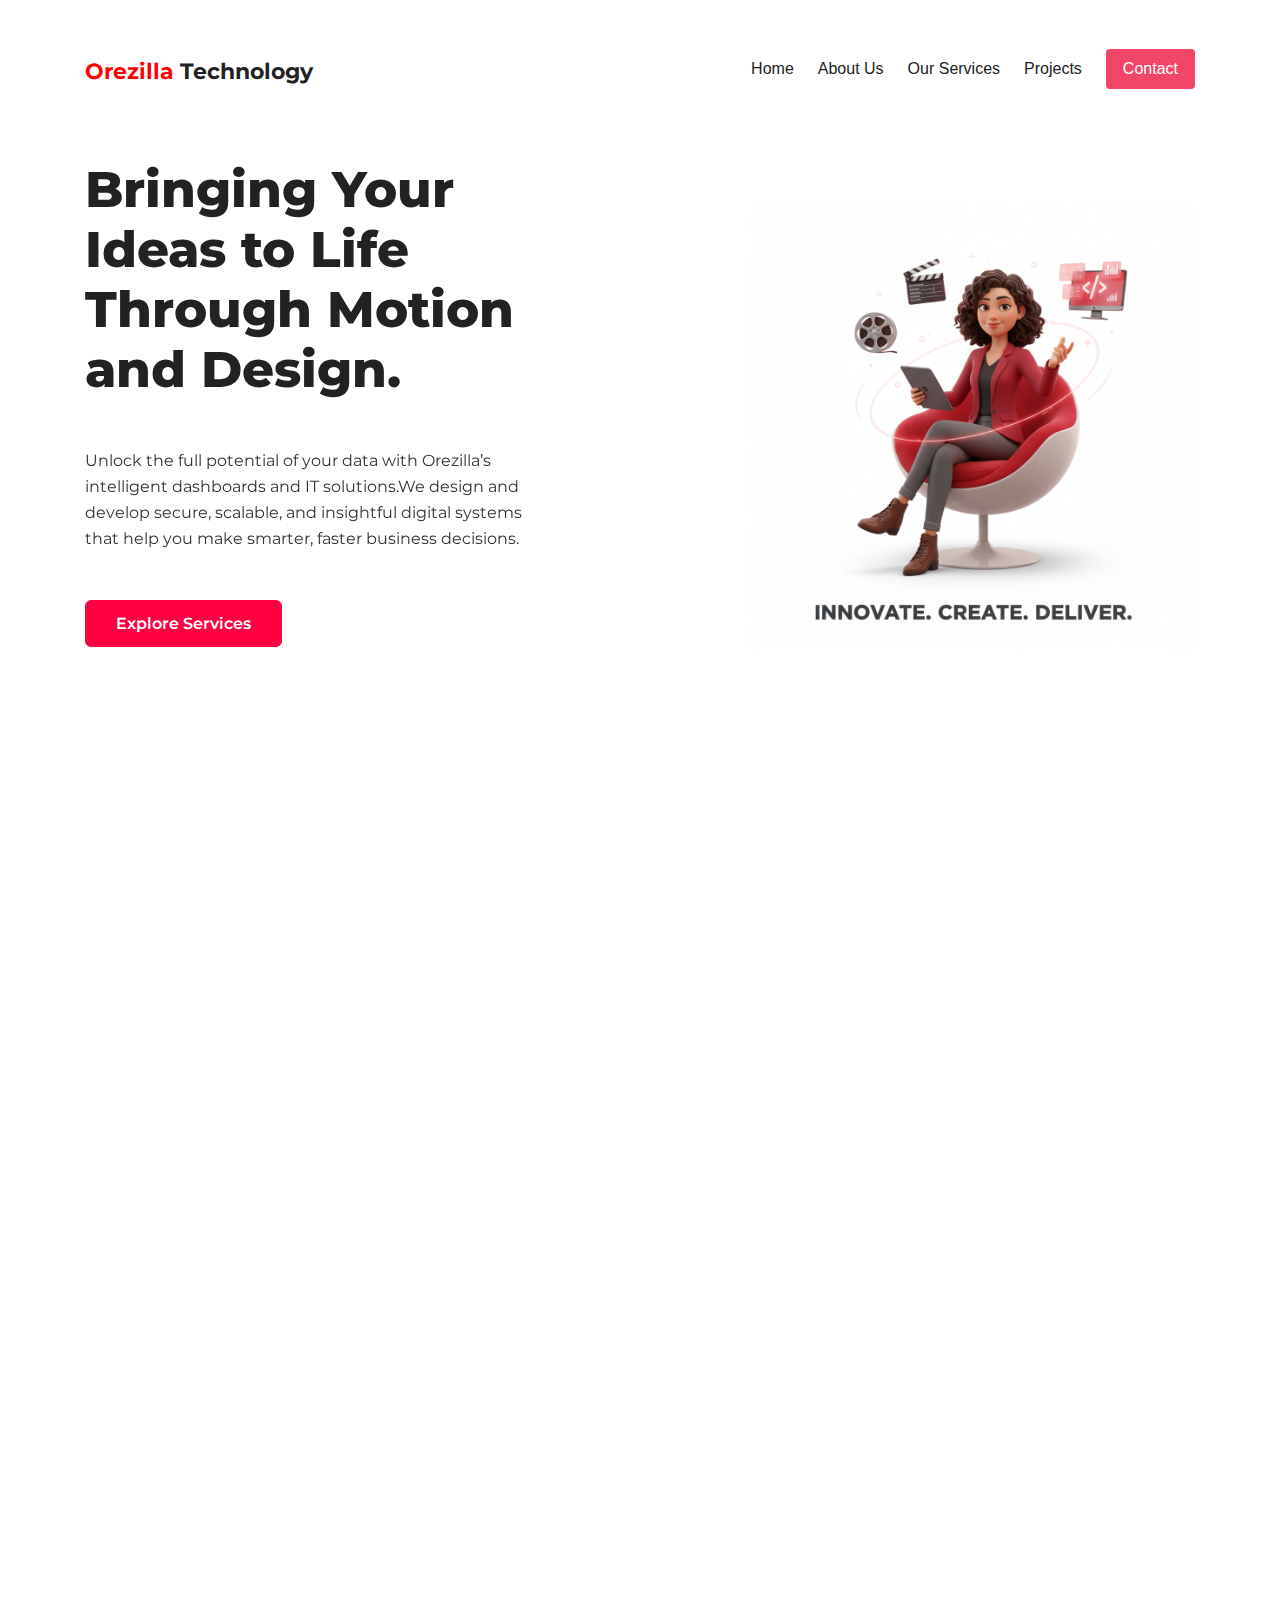
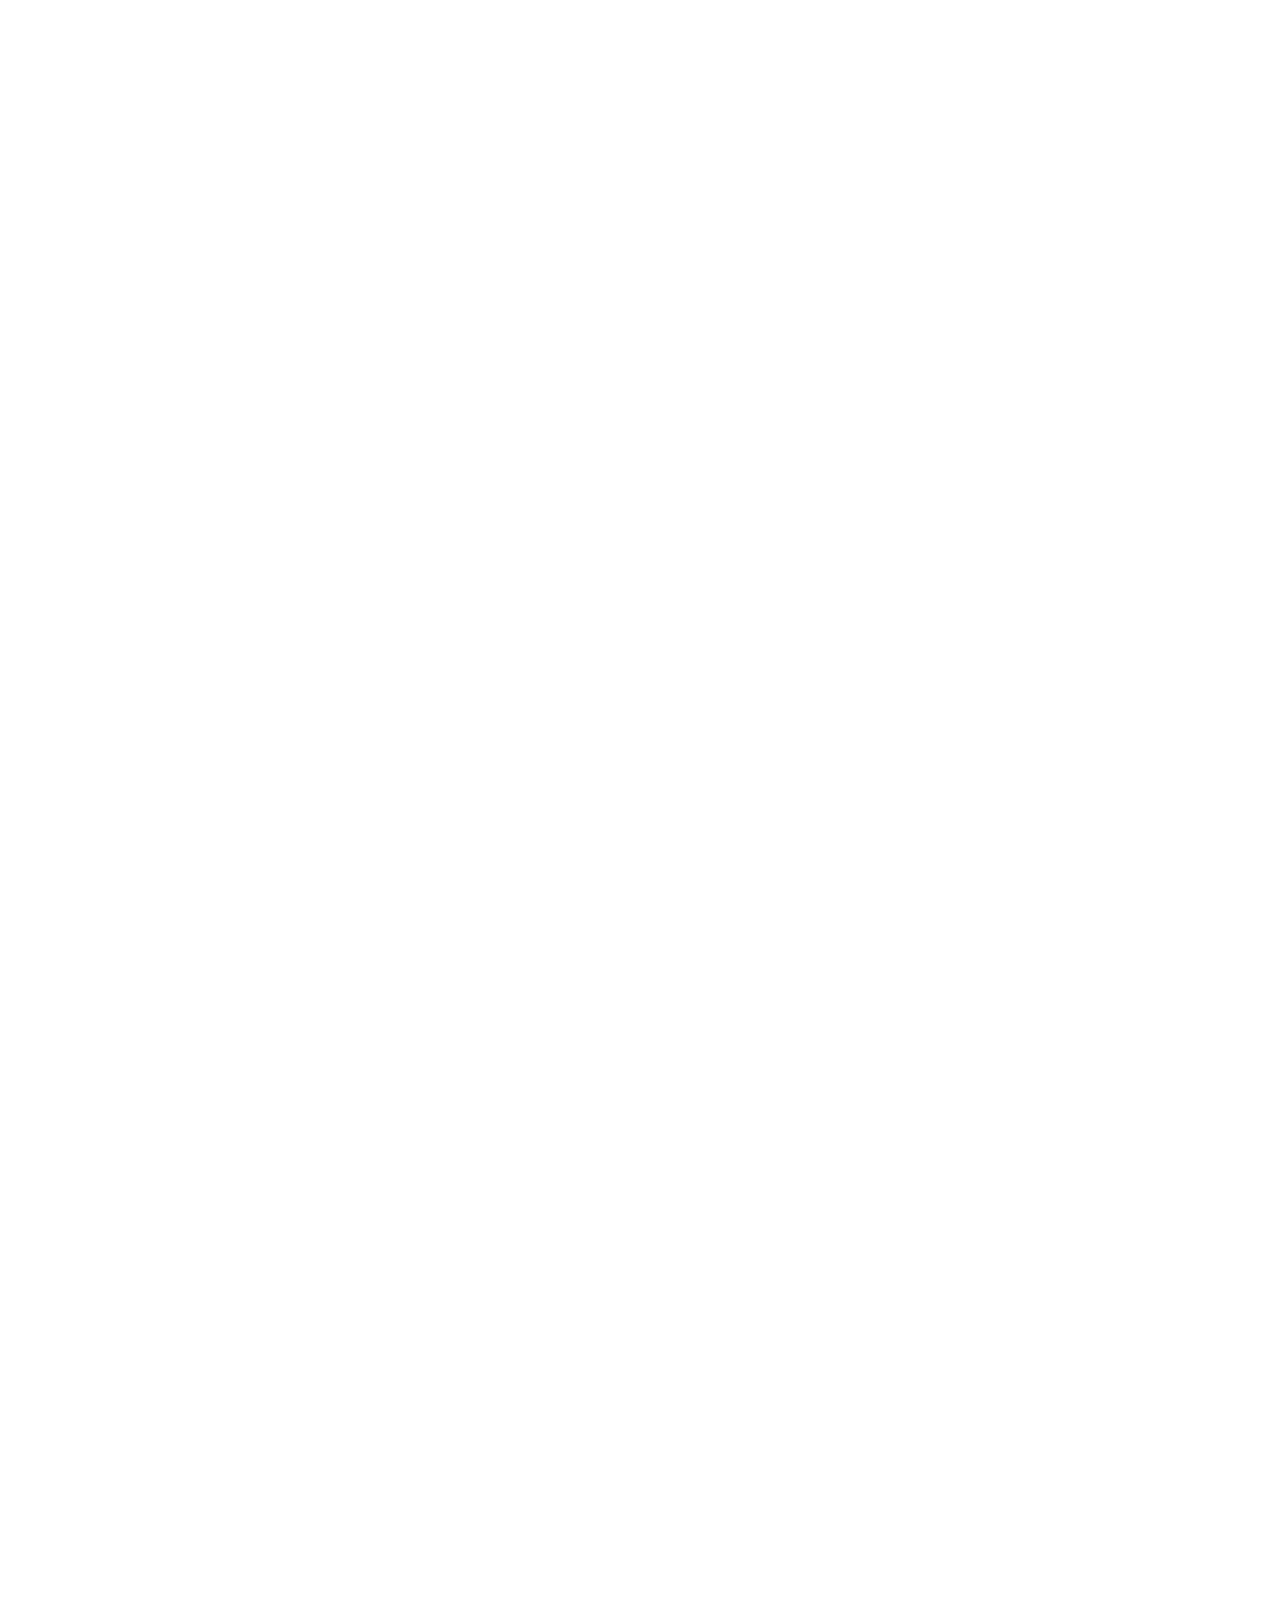
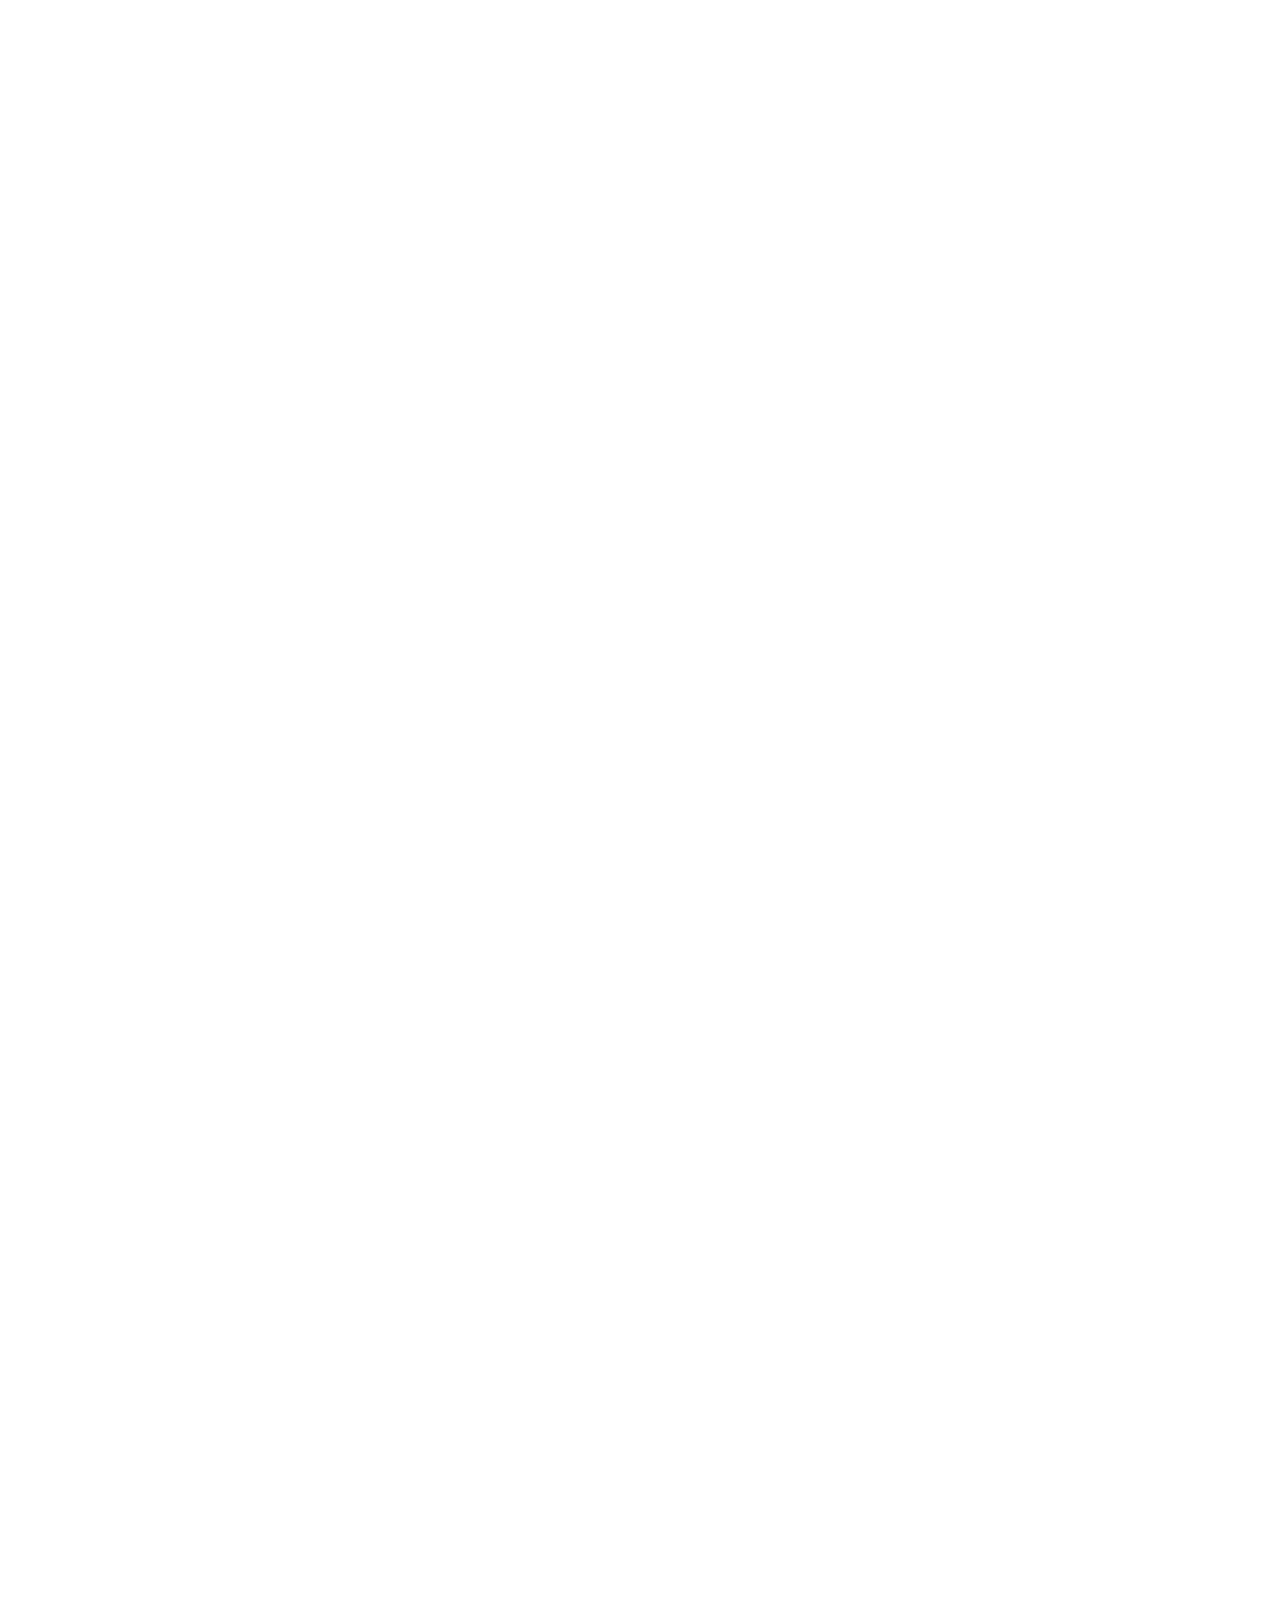
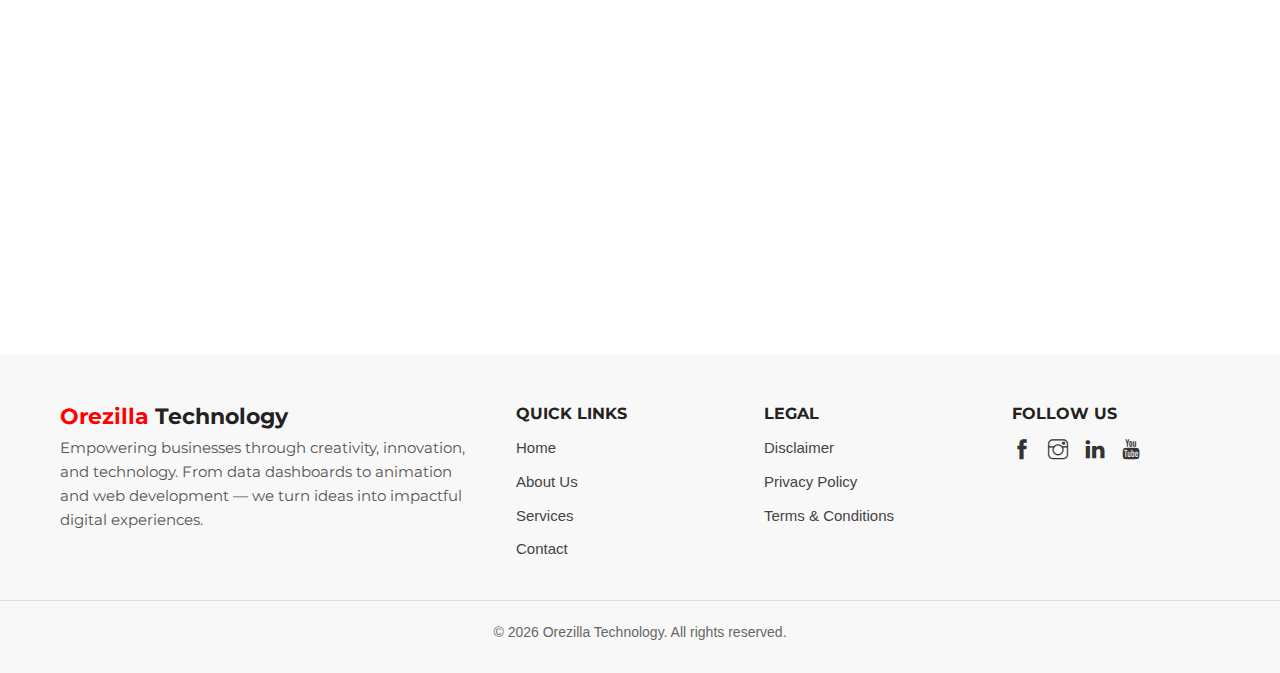
<file: index.html>
<!DOCTYPE html>
<html lang="zxx">
<head>
  <meta charset="utf-8">
  <<title>Orezilla Technology | Creative IT Solutions • Web, Design & Animation</title>
  <meta name="viewport" content="width=device-width, initial-scale=1, maximum-scale=1">
  <meta name="theme-name" content="godocs-bulma" />
  <link rel="stylesheet" href="plugins/bulma/bulma.min.css">
  <link rel="stylesheet" href="plugins/themify-icons/themify-icons.css">
  <link href="css/style.css" rel="stylesheet">
  <link rel="shortcut icon" href="images/favicon.ico" type="image/x-icon">
  <link rel="icon" href="images/favicon.ico" type="image/x-icon">
  <link href="https://cdn.jsdelivr.net/npm/aos@2.3.4/dist/aos.css" rel="stylesheet">

</head>

<body>

<nav class="navbar is-sticky-top navigation  " role="navigation" aria-label="main navigation">
    <div class="container">

        <div class="navbar-brand pt-2">
            <a class="navbar-item" href="index.html">
                <h5 class="logo"><strong><span style="color: red;">Orezilla</span> Technology</strong></h5>
            </a>

            <a role="button" class="navbar-burger burger" aria-expanded="false" data-target="navbar-links">
                <span aria-hidden="true"></span>
                <span aria-hidden="true"></span>
                <span aria-hidden="true"></span>
            </a>
        </div>

        <div id="navbar-links" class="navbar-menu">
            <div class="navbar-end">
                <a class="navbar-item" href="index.html">Home</a>
                <a class="navbar-item" href="about.html">About Us</a>
                <a class="navbar-item" href="services.html">Our Services</a>
                <a class="navbar-item" href="projects.html">Projects</a>
                
                <div class="navbar-item">
                    <a href="contact.html" class="button is-danger navbar-cta-btn">
                        Contact
                    </a>
                </div>
            </div>

        </div>

    </div>
</nav>


<!-- banner -->
<section class="section pb-0">
   <div class="container">
      <div class="columns is-justify-content-space-between is-align-items-center" >
         <div class="column is-5-desktop has-text-centered-mobile has-text-centered-tablet has-text-left-desktop mb-6"  >
            <h1 class="mb-6" data-aos="fade-right" data-aos-delay="0">Bringing Your Ideas to Life Through Motion and Design.</h1>
            <p class="mb-6" data-aos="fade-right" data-aos-delay="100">Unlock the full potential of your data with Orezilla’s intelligent dashboards and IT solutions.We design and develop secure, scalable, and insightful digital systems that help you make smarter, faster business decisions.</p>
           
           
               
               <button type="cta" class="btn btn-primary" data-aos="fade-right" data-aos-delay="300" onclick="window.location.href='services.html'">Explore Services  </button>
            
         </div>
         <div class="column is-5-desktop hidden-on-tablet" data-aos="fade-left" data-aos-delay="100">
            <img src="images/hero1.png" alt="illustration" class="img-fluid">
         </div>
      </div>
   </div>
</section>
<!-- /banner -->
<section id="service-highlights " class="mt-6 pt-6">
    <div class="container">
        <h2 class="section-title mt-2" data-aos="zoom-in-up" data-aos-delay="0">About Orezilla Technology</h2>

        <p class="content" data-aos="zoom-in-up" data-aos-delay="0">We are a creative technology company delivering end-to-end digital solutions. From intelligent dashboards and cloud-based systems to 3D animation and visual design, we help brands innovate, scale, and succeed in the digital era.</p>
        <div class="service-cards-container">

            <div class="service-card" data-aos="zoom-in-up" data-aos-delay="0">
                
                <h5>Innovative Solutions</h5>
                <p>At Orezilla Technology, we blend creativity and technology to build intelligent digital platforms. From data dashboards to software development, our solutions are designed to empower smarter decision-making and operational efficiency.</p>
            </div>

            <div class="service-card" data-aos="zoom-in-up" data-aos-delay="300">
                
                <h5>Creative Excellence</h5>
                <p>Our creative team brings ideas to life with stunning animations, motion graphics, and visual storytelling. We craft designs that engage audiences and communicate your brand’s message with clarity and impact.</p>
            </div>

            <div class="service-card" data-aos="zoom-in-up" data-aos-delay="600">
                <h5>Reliable Partnership</h5>
                <p>We value trust and collaboration above all. Our clients rely on us for consistent quality, transparent communication, and dedicated support that continues long after the project is complete.</p>
            </div>

        </div>
    </div>
</section>
<!-- topics -->
<section class="section pb-0">
   <div class="container">
      <h2 class="section-title pt-6" data-aos="zoom-in-up" data-aos-delay="0">Why Orezilla Technology?</h2>
      <p class="content" data-aos="zoom-in-up" data-aos-delay="0">At Orezilla Technology, we combine creativity, technology, and strategy to deliver results that truly matter. Our goal is to help businesses simplify processes, strengthen their digital presence, and connect with their audience through innovative design and intelligent solutions.</p>
      <p class="content" data-aos="zoom-in-up" data-aos-delay="0">We don’t just complete projects — we build long-term partnerships focused on growth, performance, and excellence.</p>
      <div class="columns is-multiline" >
         <!-- topic -->
         <div class="column is-3-widescreen is-4-desktop is-6-tablet">
            <div class="card match-height" data-aos="zoom-in-up" data-aos-delay="0">
               <div class="card-body" >
                  <i class="card-icon ti-light-bulb mb-1"></i>
                  <h4 class="card-title h4">Innovation</h4>
                  <p class="card-text">We stay ahead of trends, adopting new technologies to deliver future-ready solutions.</p>
                  <a href="#" class="stretched-link"></a>
               </div>
            </div>
         </div>
         <!-- topic -->
         <div class="column is-3-widescreen is-4-desktop is-6-tablet">
            <div class="card match-height" data-aos="zoom-in-up" data-aos-delay="300">
               <div class="card-body">
                  <i class="card-icon ti-palette mb-5"></i>
                  <h4 class="card-title h4">Creativity</h4>
                  <p class="card-text">Our designers and animators bring bold ideas to life with precision and imagination.</p>
                  <a href="#" class="stretched-link"></a>
               </div>
            </div>
         </div>
         <!-- topic -->
         <div class="column is-3-widescreen is-4-desktop is-6-tablet">
            <div class="card match-height" data-aos="zoom-in-up" data-aos-delay="600">
               <div class="card-body">
                 <i class="card-icon ti-shield mb-5"></i>
                  <h4 class="card-title h4">Reliability</h4>
                  <p class="card-text">From planning to delivery, we ensure smooth project execution and lasting results.</p>
                  <a href="#" class="stretched-link"></a>
               </div>
            </div>
         </div>
         <!-- topic -->
         <div class="column is-3-widescreen is-4-desktop is-6-tablet">
            <div class="card match-height" data-aos="zoom-in-up" data-aos-delay="900">
               <div class="card-body">
                  <i class="card-icon ti-briefcase mb-5"></i>
                  <h4 class="card-title h4">Partnership</h4>
                  <p class="card-text">We believe in building long-term relationships that help our clients grow with confidence.</p>
                  <a href="#" class="stretched-link"></a>
               </div>
            </div>
         </div>
      </div>
   </div>
</section>
<!-- /topics -->

<section class="services-section">
        <h2 class="section-title" data-aos="zoom-in-up" data-aos-delay="0">Our features & Services</h2>
        <div class="services-grid">
            <div class="service-card" data-aos="zoom-in-up" data-aos-delay="0">
                <img src="images/service1.jpg" alt="2D & 3D Animation">
                <h4 class="card-title mb-1">2D & 3D Animation</h4>
                <p class="card-description">Create stunning, professional animations that bring stories, concepts, and products to life with cinematic precision.</p>
                <a href="#" class="btn-more">More</a>
            </div>

            <div class="service-card" data-aos="zoom-in-up" data-aos-delay="300">
                <img src="images/service2.jpg" alt="Explainer Videos">
                <h4 class="card-title">Explainer Videos</h4>
                <p class="card-description">Deliver your message clearly through compelling explainer videos that educate, engage, and convert your audience.</p>
                <a href="#" class="btn-more">More</a>
            </div>

            <div class="service-card" data-aos="zoom-in-up" data-aos-delay="600">
                <img src="images/service3.jpg" alt="Product Animation">
                <h4 class="card-title">Product Animation</h4>
                <p class="card-description">Highlight your product’s features with realistic 3D animations that elevate your marketing and presentations.</p>
                <a href="#" class="btn-more">More</a>
            </div>

            <div class="service-card" data-aos="zoom-in-up" data-aos-delay="0">
                <img src="images/service4.jpg" alt="Engineering and Architectural Visualization">
                <h4 class="card-title">Engineering and Architectural Visualization</h4>
                <p class="card-description">From concept modeling to immersive walkthroughs, we combine precision, realism, and creativity to support architects, engineers, and developers in presenting their ideas with impact.</p>
                <a href="#" class="btn-more">More</a>
            </div>

            <div class="service-card" data-aos="zoom-in-up" data-aos-delay="300">
                <img src="images/service5.jpg" alt="Hybrid & Mixed Media Animation">
                <h4 class="card-title">Hybrid & Mixed Media Animation</h4>
                <p class="card-description">We blend 2D, 3D, live-action, and motion graphics to craft visually rich stories that captivate audiences.</p>
                <a href="#" class="btn-more">More</a>
            </div>

            <div class="service-card" data-aos="zoom-in-up" data-aos-delay="600">
                <img src="images/service6.jpg" alt="Healthcare Animation">
                <h4 class="card-title">Healthcare Animation</h4>
                <p class="card-description">Transform complex processes into clear, visually engaging medical and industrial animations.</p>
                <a href="#" class="btn-more">More</a>
            </div>

            <div class="service-card" data-aos="zoom-in-up" data-aos-delay="0">
                <img src="images/service7.jpg" alt="Web Development">
                <h4 class="card-title">Web Development</h4>
                <p class="card-description">Build high-performance web and mobile applications tailored to your business goals and customer needs.</p>
                <a href="#" class="btn-more">More</a>
            </div>
            
            <div class="service-card" data-aos="zoom-in-up" data-aos-delay="300">
                <img src="images/service8.jpg" alt="SEO">
                <h4 class="card-title">SEO</h4>
                <p class="card-description">Boost your online visibility with data-driven SEO strategies that increase traffic, engagement, and conversions.</p>
                <a href="#" class="btn-more">More</a>
            </div>

            <div class="service-card" data-aos="zoom-in-up" data-aos-delay="600">
                <img src="images/service9.jpg" alt="UI/ UX Design">
                <h4 class="card-title">UI/ UX Design</h4>
                <p class="card-description">We craft intuitive, user-centered designs that enhance experiences and strengthen your digital presence.</p>
                <a href="#" class="btn-more">More</a>
            </div>
            
            <div class="service-card" data-aos="zoom-in-up" data-aos-delay="0">
                <img src="images/service10.jpg" alt="Photography and Video Editing">
                <h4 class="card-title">Photography and Video Editing</h4>
                <p class="card-description">Photography & Video EditingDeliver professional visuals and post-production edits that capture attention and convey your brand’s story.</p>
                <a href="#" class="btn-more">More</a>
            </div>
            
            <div class="service-card" data-aos="zoom-in-up" data-aos-delay="300">
                <img src="images/service11.jpg" alt="Dashboards Creation">
                <h4 class="card-title">Dashboards Creation</h4>
                <p class="card-description">Transform your business data into powerful dashboards that drive smarter decisions and operational efficiency.</p>
                <a href="#" class="btn-more">More</a>
            </div>

            <div class="service-card" data-aos="zoom-in-up" data-aos-delay="600">
                <img src="images/service12.jpg" alt="Graphics Design">
                <h4 class="card-title">Graphics Design</h4>
                <p class="card-description">Build a strong visual identity through creative, high-quality design for digital and print marketing materials.</p>
                <a href="#" class="btn-more">More</a>
            </div>
        </div>
    </section>

<!-- call to action -->
<section class="section">
   <div class="container">
      <div class="columns is-align-items-center">
         <div class="column is-4-desktop has-text-centered hidden-on-tablet">
            <img src="images/2Dimage.jpg" class="img-fluid" alt="" data-aos="fade-right" data-aos-delay="0">
         </div>
         <div class="column is-8-desktop has-text-centered-mobile has-text-centered-tablet has-text-left-desktop">
            <h2 class="mb-3" data-aos="fade-left" data-aos-delay="0">Contact Us</h2>
            <p data-aos="fade-left" data-aos-delay="0">We’re here to help. Reach out to our team for inquiries, collaboration opportunities, or service consultations. We aim to respond within 24 hours.</p>
            <a href="contact.html" class="btn btn-primary"   data-aos="fade-left" data-aos-delay="0">Reach Out</a>
            <p class="fw-semibold mt-3" style="font-size: 18px;" data-aos="fade-left" data-aos-delay="0" >
        📧 <a href="mailto:info@orezilla.com" class="text-decoration-none text-dark">info@orezilla.com</a>
        &nbsp; | &nbsp;
        📞 <a href="tel:+919360159152" class="text-decoration-none text-dark">+91 9360159152</a>
        📞 <a href="tel:+916380998574" class="text-decoration-none text-dark">+91 6380998574</a>
      </p>
         </div>
      </div>
   </div>
</section>
<!-- /call to action -->

<footer class="footer">
  <div class="footer-container">

    <!-- Company Info -->
    <div class="footer-col big">
      <h5 class="brand" style=" padding-bottom: 5px;">
        <span class="red">Orezilla</span> Technology
      </h5>
      <p>
        Empowering businesses through creativity, innovation, and technology.
        From data dashboards to animation and web development — we turn ideas
        into impactful digital experiences.
      </p>
    </div>

    <!-- Quick Links -->
    <div class="footer-col">
      <h4>Quick Links</h4>
      <ul>
        <li><a href="#body">Home</a></li>
        <li><a href="#about">About Us</a></li>
        <li><a href="#services">Services</a></li>
        <li><a href="#contact">Contact</a></li>
      </ul>
    </div>

    <!-- Legal -->
    <div class="footer-col">
      <h4>Legal</h4>
      <ul>
        <li><a href="#">Disclaimer</a></li>
        <li><a href="#">Privacy Policy</a></li>
        <li><a href="#">Terms & Conditions</a></li>
      </ul>
    </div>

    <!-- Social -->
    <div class="footer-col">
      <h4>Follow Us</h4>
      <div class="social">
        <a href="#"><i class="footer-icon ti-facebook"></i></a>
        <a href="#"><i class="footer-icon ti-instagram"></i></a>
        <a href="#"><i class="footer-icon ti-linkedin"></i></a>
        <a href="#"><i class="footer-icon ti-youtube"></i></a>
      </div>
    </div>

  </div>

  <hr>

  <div class="copyright">
    © <span id="year"></span> Orezilla Technology. All rights reserved.
  </div>
</footer>

<script>
  document.getElementById("year").textContent = new Date().getFullYear();
</script>


<script>
  document.getElementById("year").textContent = new Date().getFullYear();
</script>


<!-- plugins -->
<script src="plugins/jQuery/jquery.min.js"></script>
<script src="plugins/masonry/masonry.min.js"></script>
<script src="plugins/clipboard/clipboard.min.js"></script>
<script src="plugins/match-height/jquery.matchHeight-min.js"></script>

<!-- Main Script -->
<script src="js/script.js"></script>
<script src="https://cdn.jsdelivr.net/npm/aos@2.3.4/dist/aos.js"></script>
<script>
  AOS.init({
    duration: 1000,   // animation duration (ms)
    once: true        // animation happens only once
  });
</script>

<script>
document.addEventListener('DOMContentLoaded', () => {
    // 1. Get all "navbar-burger" elements
    const $navbarBurgers = Array.prototype.slice.call(document.querySelectorAll('.navbar-burger'), 0);

    // 2. Check if there are any navbar burgers
    if ($navbarBurgers.length > 0) {

        // 3. Add a click event on each one
        $navbarBurgers.forEach( el => {
            el.addEventListener('click', () => {

                // 4. Get the target from the "data-target" attribute
                const target = el.dataset.target;
                const $target = document.getElementById(target);

                // 5. Toggle the "is-active" class on both the "navbar-burger" and the "navbar-menu"
                el.classList.toggle('is-active');
                if ($target) { // Check if the target element exists
                    $target.classList.toggle('is-active');
                }
            });
        });
    }
});
</script>



</body>
</html>
</file>
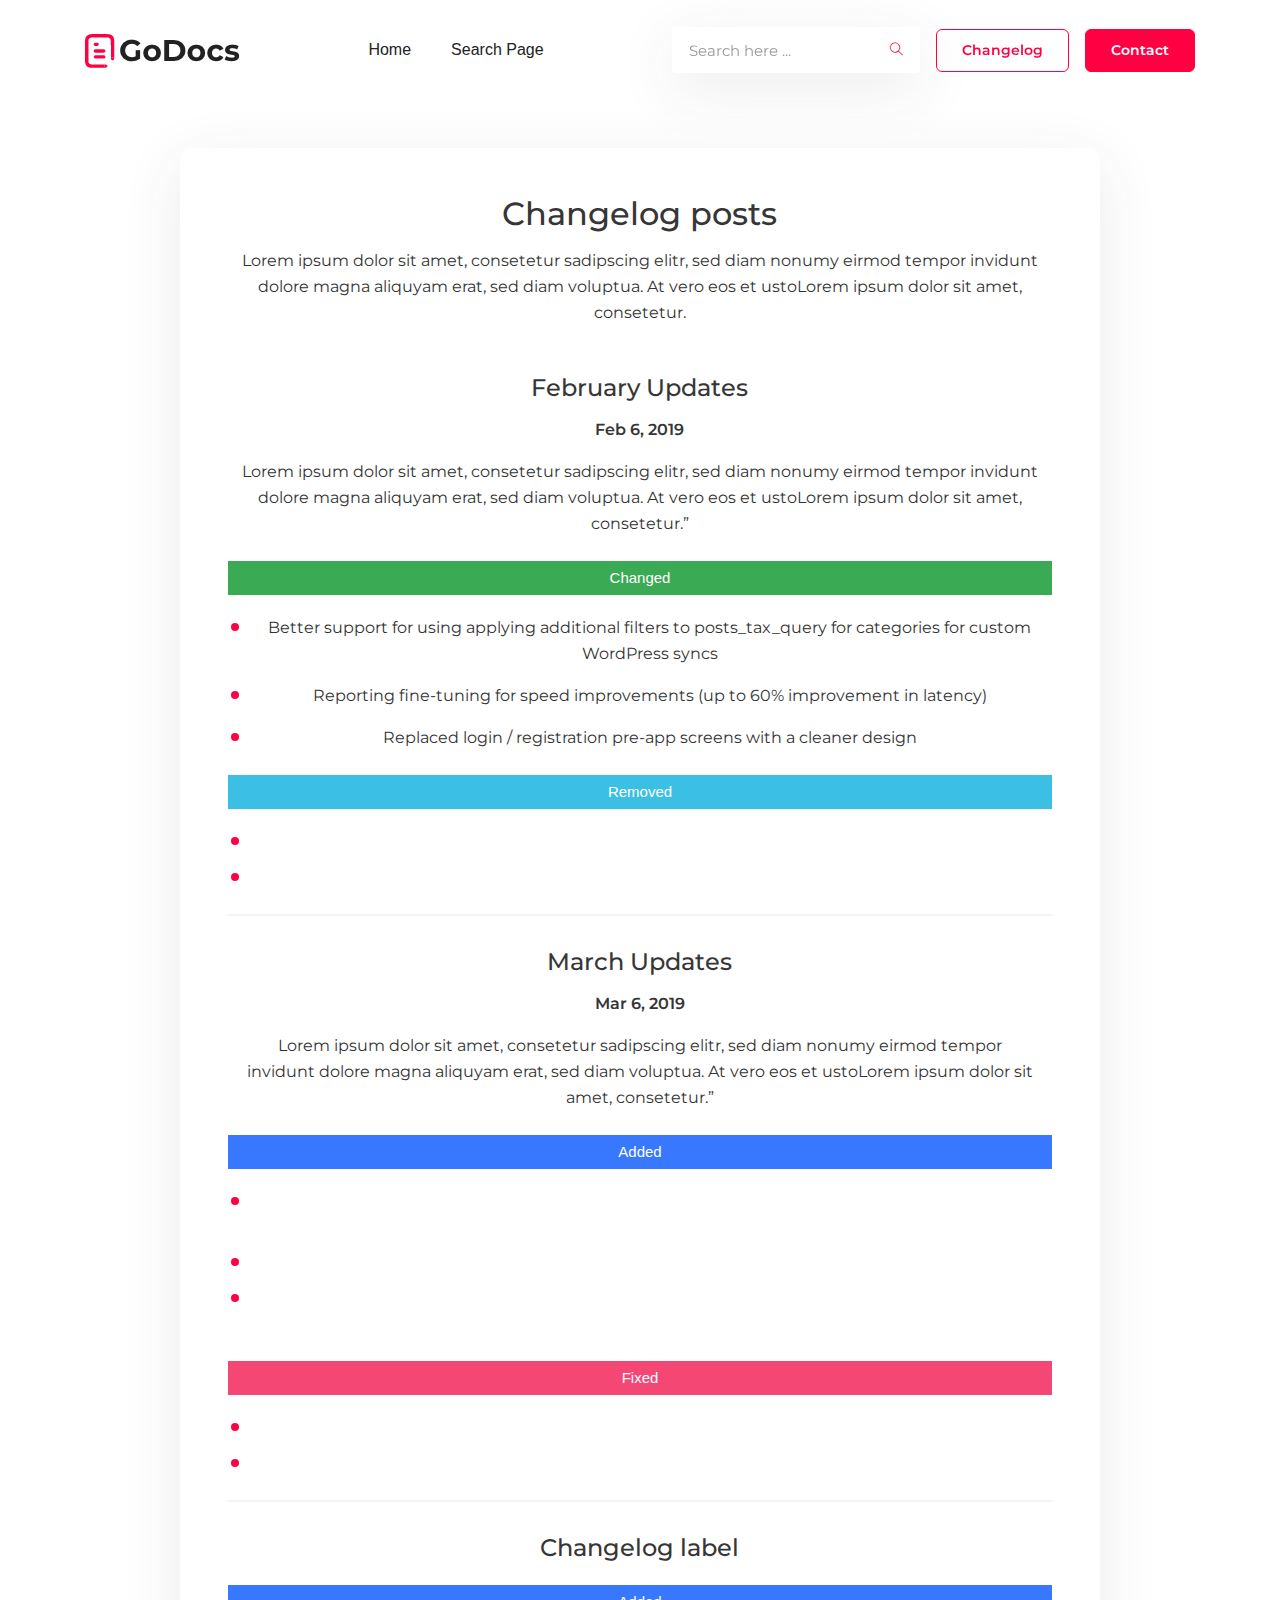
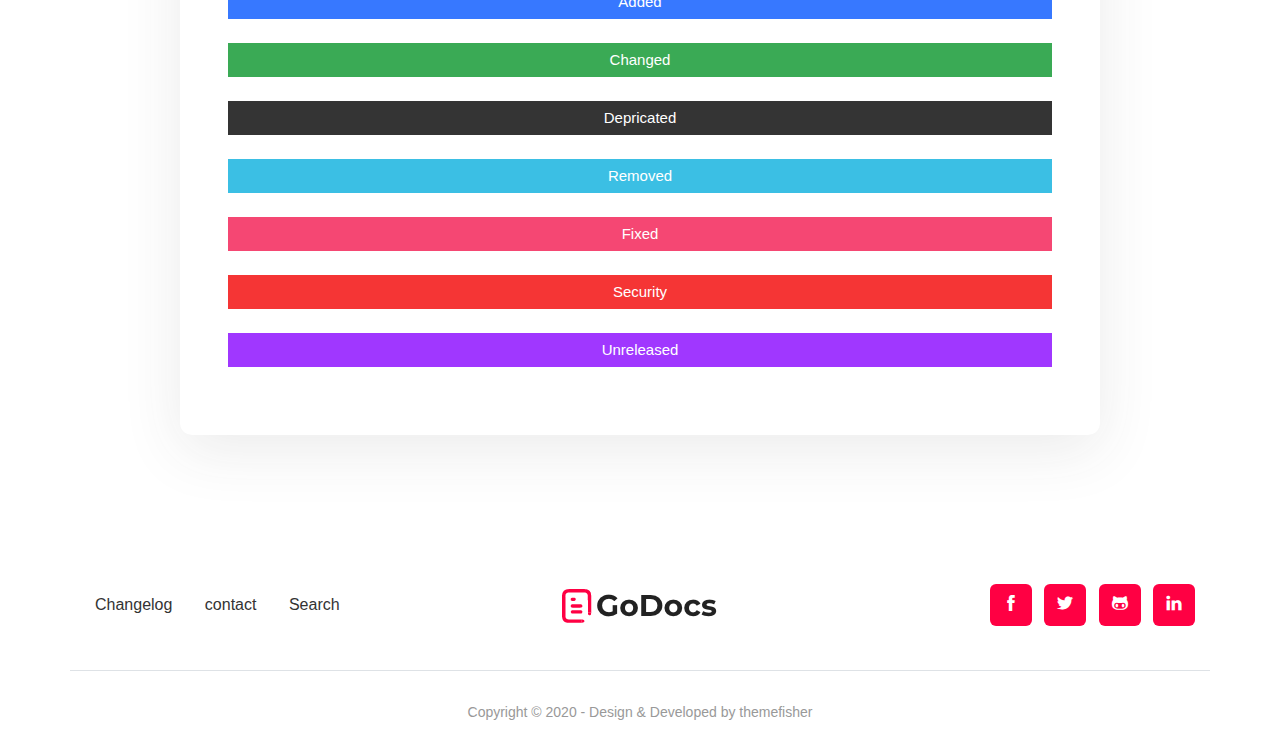
<file: changelog.html>
<!DOCTYPE html>

<!--
 // WEBSITE: https://themefisher.com
 // TWITTER: https://twitter.com/themefisher
 // FACEBOOK: https://www.facebook.com/themefisher
 // GITHUB: https://github.com/themefisher/
-->

<html lang="zxx">

<head>
  <meta charset="utf-8">
  <title>GoDocs documentation theme</title>

  <!-- mobile responsive meta -->
  <meta name="viewport" content="width=device-width, initial-scale=1, maximum-scale=1">
  
  <!-- ** Plugins Needed for the Project ** -->
  <!-- plugins -->
  <link rel="stylesheet" href="plugins/bulma/bulma.min.css">
  <link rel="stylesheet" href="plugins/themify-icons/themify-icons.css">
  <!-- Main Stylesheet -->
  <link href="css/style.css" rel="stylesheet">
  
  <!--Favicon-->
  <link rel="shortcut icon" href="images/favicon.ico" type="image/x-icon">
  <link rel="icon" href="images/favicon.ico" type="image/x-icon">

</head>

<body>

<nav class="is-sticky-top navbar navigation" role="navigation" aria-label="main navigation">
   <div class="container">
      <div class="navbar-brand">
         <a class="navbar-item" href="index.html">
            <img class="img-fluid" src="images/logo.png" alt="godocs" width="155px">
         </a>
   
         <a role="button" class="navbar-burger burger" aria-expanded="false" data-target="navbar-links">
            <span aria-hidden="true"></span>
            <span aria-hidden="true"></span>
            <span aria-hidden="true"></span>
         </a>
      </div>
   
      <div id="navbar-links" class="navbar-menu">
         <div class="navbar-start ml-auto">
            <a class="navbar-item" href="index.html">Home</a>
            <a class="navbar-item" href="search.html">Search Page</a>
         </div>
   
         <div class="navbar-end ml-0">
            <div class="navbar-item py-0">
               <form class="search-wrapper hide-on-desktop my-3" class="search-wrapper" action="search.html">
                  <input id="search-by" name="s" type="search" class="input" placeholder="Search here ...">
                  <button class="border-0 bg-white p-3" type="submit"><i class="ti-search"></i></button>
               </form>

               <a href="changelog.html" class="btn btn-sm btn-outline-primary ml-4">changelog</a>
               <a href="contact.html" class="btn btn-sm btn-primary ml-4">contact</a>
            </div>
         </div>
      </div>
      <form class="search-wrapper is-hidden show-on-desktop" class="search-wrapper" action="search.html">
         <input id="search-by" name="s" type="search" class="input" placeholder="Search here ...">
         <button class="border-0 bg-white p-3" type="submit"><i class="ti-search"></i></button>
      </form>
   </div>
</nav>

<section class="section">
   <div class="container">
      <div class="columns is-desktop is-justify-content-center">
         <div class="column is-10-desktop">
            <div class="p-6 shadow rounded content">
               <h1>Changelog posts</h1>
               <p>Lorem ipsum dolor sit amet, consetetur sadipscing elitr, sed diam nonumy eirmod tempor invidunt dolore
                  magna aliquyam erat, sed diam voluptua. At vero eos et ustoLorem ipsum dolor sit amet, consetetur.</p>
               <div class="mt-6">

                  <!-- changelog post -->
                  <h3 id="february-updates">February Updates</h3>
                  <p><strong>Feb 6, 2019</strong></p>
                  <p>Lorem ipsum dolor sit amet, consetetur sadipscing elitr, sed diam nonumy eirmod tempor invidunt
                     dolore
                     magna aliquyam erat, sed diam voluptua. At vero eos et ustoLorem ipsum dolor sit amet,
                     consetetur.&rdquo;
                  </p>
                  <div class="mt-5">
                     <div class="badge changed">Changed</div>
                     <ul>
                        <li>
                           <p>Better support for using applying additional filters to posts_tax_query for categories for
                              custom
                              WordPress syncs</p>
                        </li>
                        <li>
                           <p>Reporting fine-tuning for speed improvements (up to 60% improvement in latency)</p>
                        </li>
                        <li>
                           <p>Replaced login / registration pre-app screens with a cleaner design</p>
                        </li>
                     </ul>
                  </div>
                  <div class="mt-5">
                     <div class="badge removed">Removed</div>
                     <ul>
                        <li>Removed an issue with the sync autolinker only interlinking selectively.</li>
                        <li>Removed up an issue with prematurely logging out users</li>
                     </ul>
                  </div>

                  <hr>

                  <!-- changelog post -->
                  <h3 id="march-updates">March Updates</h3>
                  <p><strong>Mar 6, 2019</strong></p>
                  <p>Lorem ipsum dolor sit amet, consetetur sadipscing elitr, sed diam nonumy eirmod tempor <br>
                     invidunt
                     dolore magna aliquyam erat, sed diam voluptua. At vero eos et ustoLorem ipsum dolor sit amet,
                     consetetur.&rdquo;</p>
                  <div class="mt-5">
                     <div class="badge added">Added</div>
                     <ul>
                        <li>Some scheduled changelogs, tweets, and slack messages queued up this weekend and were not
                           published
                           on time. We fixed the issue and all delayed publications should be out.</li>
                        <li>We now prioritize keywords over title and body so customers can more effectively influence
                           search
                           results</li>
                        <li>Support form in the Assistant is now protected with reCaptcha to reduce spam
                           reinitializeOnUrlChange
                           added to the JavaScript API to improve support for pages with turbolinks</li>
                     </ul>
                  </div>
                  <div class="mt-5">
                     <div class="badge fixed">Fixed</div>
                     <ul>
                        <li>Fixed an issue with the sync autolinker only interlinking selectively.</li>
                        <li>Fixed up an issue with prematurely logging out users</li>
                     </ul>
                  </div>

                  <hr>

                  <!-- changelog post -->
                  <h3 id="changelog-label">Changelog label</h3>
                  <div class="mt-5">
                     <div class="badge added">Added</div>
                  </div>
                  <div class="mt-5">
                     <div class="badge changed">Changed</div>
                  </div>
                  <div class="mt-5">
                     <div class="badge depricated">Depricated</div>
                  </div>
                  <div class="mt-5">
                     <div class="badge removed">Removed</div>
                  </div>
                  <div class="mt-5">
                     <div class="badge fixed">Fixed</div>
                  </div>
                  <div class="mt-5">
                     <div class="badge security">Security</div>
                  </div>
                  <div class="mt-5">
                     <div class="badge unreleased">Unreleased</div>
                  </div>
               </div>
            </div>
         </div>
      </div>
   </div>
</section>

<footer>
   <div class="container">
      <div class="columns is-multiline is-align-items-center border-bottom py-5">
         <div class="column is-4-desktop is-12-tablet">
            <ul class="list-inline footer-menu has-text-centered has-text-left-desktop">
               <li class="list-inline-item"><a href="changelog.html">Changelog</a></li>
               <li class="list-inline-item"><a href="contact.html">contact</a></li>
               <li class="list-inline-item"><a href="search.html">Search</a></li>
            </ul>
         </div>
         <div class="column is-4-desktop is-12-tablet">
            <a class="navbar-brand is-justify-content-center" href="index.html">
               <img class="img-fluid" src="images/logo.png" alt="Hugo documentation theme">
            </a>
         </div>
         <div class="column is-4-desktop is-12-tablet">
            <ul class="list-inline social-icons has-text-right-desktop has-text-centered">
               <li class="list-inline-item"><a href="#"><i class="ti-facebook"></i></a></li>
               <li class="list-inline-item"><a href="#"><i class="ti-twitter-alt"></i></a></li>
               <li class="list-inline-item"><a href="#"><i class="ti-github"></i></a></li>
               <li class="list-inline-item"><a href="#"><i class="ti-linkedin"></i></a></li>
            </ul>
         </div>
      </div>
      <div class="py-4 has-text-centered">
         <small class="text-light">Copyright © 2020 - Design &amp; Developed by <a href="https://themefisher.com">themefisher</a></small>
      </div>
   </div>
</footer>

<!-- plugins -->
<script src="plugins/jQuery/jquery.min.js"></script>
<script src="plugins/masonry/masonry.min.js"></script>
<script src="plugins/clipboard/clipboard.min.js"></script>
<script src="plugins/match-height/jquery.matchHeight-min.js"></script>

<!-- Main Script -->
<script src="js/script.js"></script>

</body>
</html>
</file>
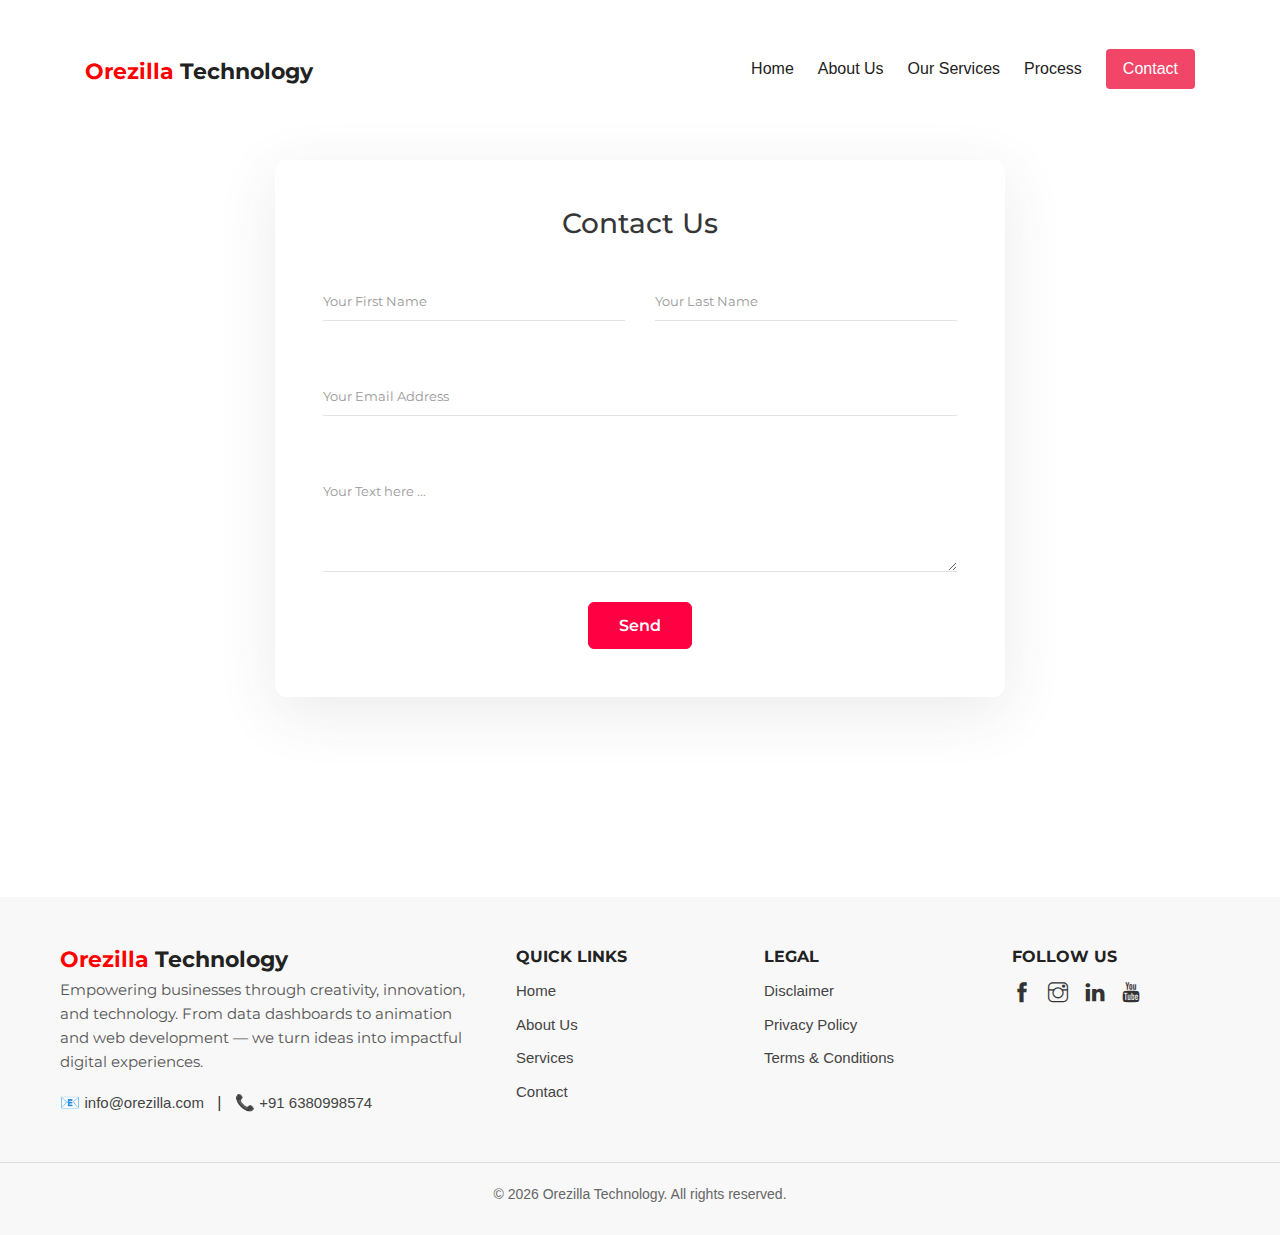
<file: contact.html>
<!DOCTYPE html>
<html lang="zxx">
<head>
  <meta charset="utf-8">
  <<title>Orezilla Technology | Creative IT Solutions • Web, Design & Animation</title>
  <meta name="viewport" content="width=device-width, initial-scale=1, maximum-scale=1">
  <meta name="theme-name" content="godocs-bulma" />
  <link rel="stylesheet" href="plugins/bulma/bulma.min.css">
  <link rel="stylesheet" href="plugins/themify-icons/themify-icons.css">
  <link href="css/style.css" rel="stylesheet">
  <link rel="shortcut icon" href="images/favicon.ico" type="image/x-icon">
  <link rel="icon" href="images/favicon.ico" type="image/x-icon">
  <link href="https://cdn.jsdelivr.net/npm/aos@2.3.4/dist/aos.css" rel="stylesheet">

</head>

<body>

<nav class="navbar is-sticky-top navigation" role="navigation" aria-label="main navigation">
    <div class="container">

        <div class="navbar-brand pt-2">
            <a class="navbar-item" href="index.html">
                <h5 class="logo"><strong><span style="color: red;">Orezilla</span> Technology</strong></h5>
            </a>

            <a role="button" class="navbar-burger burger" aria-expanded="false" data-target="navbar-links">
                <span aria-hidden="true"></span>
                <span aria-hidden="true"></span>
                <span aria-hidden="true"></span>
            </a>
        </div>

        <div id="navbar-links" class="navbar-menu">
            <div class="navbar-end">
                <a class="navbar-item" href="index.html">Home</a>
                <a class="navbar-item" href="about.html">About Us</a>
                <a class="navbar-item" href="services.html">Our Services</a>
                <a class="navbar-item" href="process.html">Process</a>
                
                <div class="navbar-item">
                    <a href="contact.html" class="button is-danger navbar-cta-btn">
                        Contact
                    </a>
                </div>
            </div>

        </div>

    </div>
</nav>

<!-- banner -->
<section class="section">
   <div class="container">
      <div class="columns is-desktop is-justify-content-center">
         <div class="column is-8-desktop">
            <div class="p-6 shadow rounded content">
               <h2 class="section-title">Contact Us</h2>
               <form action="submit.php" method="post" enctype="multipart/form-data">
                  <div class="columns is-multiline">
                     <div class="form-group column is-6-desktop">
                        <label for="fname">First Name</label>
                        <input type="text" class="input" id="fname" name="fname" placeholder="Your First Name"
                           required>
                     </div>
                     <div class="form-group column is-6-desktop">
                        <label for="lname">Last Name</label>
                        <input type="text" class="input" id="lname" name="lname" placeholder="Your Last Name">
                     </div>
                     <div class="form-group column is-12">
                        <label for="email">Email</label>
                        <input type="email" class="input" id="email" name="email" placeholder="Your Email Address"
                           required>
                     </div>
                     
                     <div class="form-group column is-12">
                        <label for="message">Start Writing From Here</label>
                        <textarea name="message" id="message" class="input"
                           placeholder="Your Text here ..."></textarea>
                     </div>
                     <div class="column is-12">

                        <button type="submit" class="btn btn-primary" >Send</button>
                

                     </div>
           
                  </div>
               </form>
               
            </div>
         
         </div>
      </div>
   </div>
</section>
<!-- /call to action -->

<footer class="footer">
  <div class="footer-container">

    <!-- Company Info -->
    <div class="footer-col big">
      <h5 class="brand" style=" padding-bottom: 5px;">
        <span class="red">Orezilla</span> Technology
      </h5>
      <p>
        Empowering businesses through creativity, innovation, and technology.
        From data dashboards to animation and web development — we turn ideas
        into impactful digital experiences.
      </p>
                 📧 <a href="mailto:info@orezilla.com" class="text-decoration-none text-dark">info@orezilla.com</a>
        &nbsp; | &nbsp;
        
        📞 <a href="tel:+916380998574" class="text-decoration-none text-dark">+91 6380998574</a>
      </p>
     
    </div>

    <!-- Quick Links -->
    <div class="footer-col">
      <h4>Quick Links</h4>
      <ul>
        <li><a href="#body">Home</a></li>
        <li><a href="#about">About Us</a></li>
        <li><a href="#services">Services</a></li>
        <li><a href="#contact">Contact</a></li>
      </ul>
    </div>

    <!-- Legal -->
    <div class="footer-col">
      <h4>Legal</h4>
      <ul>
        <li><a href="#">Disclaimer</a></li>
        <li><a href="#">Privacy Policy</a></li>
        <li><a href="#">Terms & Conditions</a></li>
      </ul>
    </div>

    <!-- Social -->
    <div class="footer-col">
      <h4>Follow Us</h4>
      <div class="social">
        <a href="#"><i class="footer-icon ti-facebook"></i></a>
        <a href="#"><i class="footer-icon ti-instagram"></i></a>
        <a href="#"><i class="footer-icon ti-linkedin"></i></a>
        <a href="#"><i class="footer-icon ti-youtube"></i></a>
      </div>
    </div>

  </div>

  <hr>

  <div class="copyright">
    © <span id="year"></span> Orezilla Technology. All rights reserved.
  </div>
</footer>

<script>
  document.getElementById("year").textContent = new Date().getFullYear();
</script>


<script>
  document.getElementById("year").textContent = new Date().getFullYear();
</script>


<!-- plugins -->
<script src="plugins/jQuery/jquery.min.js"></script>
<script src="plugins/masonry/masonry.min.js"></script>
<script src="plugins/clipboard/clipboard.min.js"></script>
<script src="plugins/match-height/jquery.matchHeight-min.js"></script>

<!-- Main Script -->
<script src="js/script.js"></script>
<script src="https://cdn.jsdelivr.net/npm/aos@2.3.4/dist/aos.js"></script>
<script>
  AOS.init({
    duration: 1000,   // animation duration (ms)
    once: true        // animation happens only once
  });
</script>
<script>
document.addEventListener('DOMContentLoaded', () => {
    // 1. Get all "navbar-burger" elements
    const $navbarBurgers = Array.prototype.slice.call(document.querySelectorAll('.navbar-burger'), 0);

    // 2. Check if there are any navbar burgers
    if ($navbarBurgers.length > 0) {

        // 3. Add a click event on each one
        $navbarBurgers.forEach( el => {
            el.addEventListener('click', () => {

                // 4. Get the target from the "data-target" attribute
                const target = el.dataset.target;
                const $target = document.getElementById(target);

                // 5. Toggle the "is-active" class on both the "navbar-burger" and the "navbar-menu"
                el.classList.toggle('is-active');
                if ($target) { // Check if the target element exists
                    $target.classList.toggle('is-active');
                }
            });
        });
    }
});
</script>



</body>
</html>
</file>
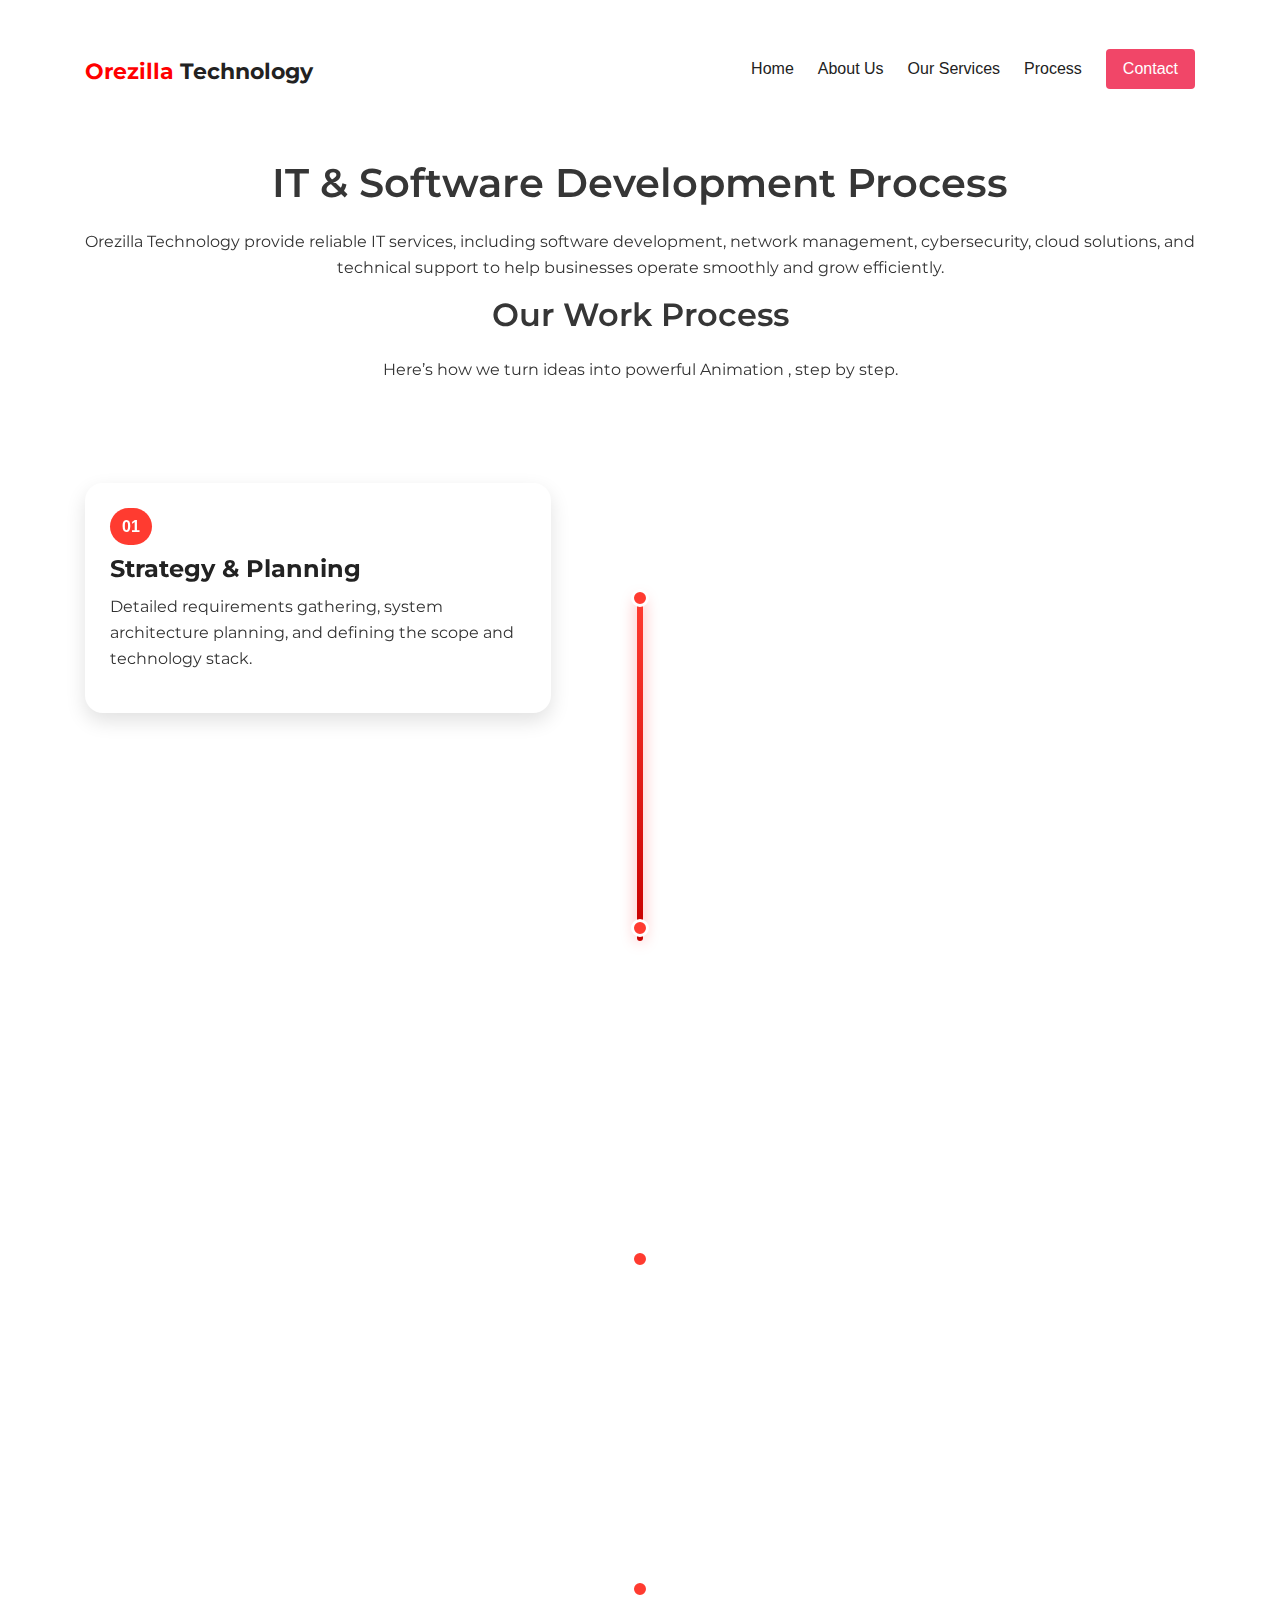
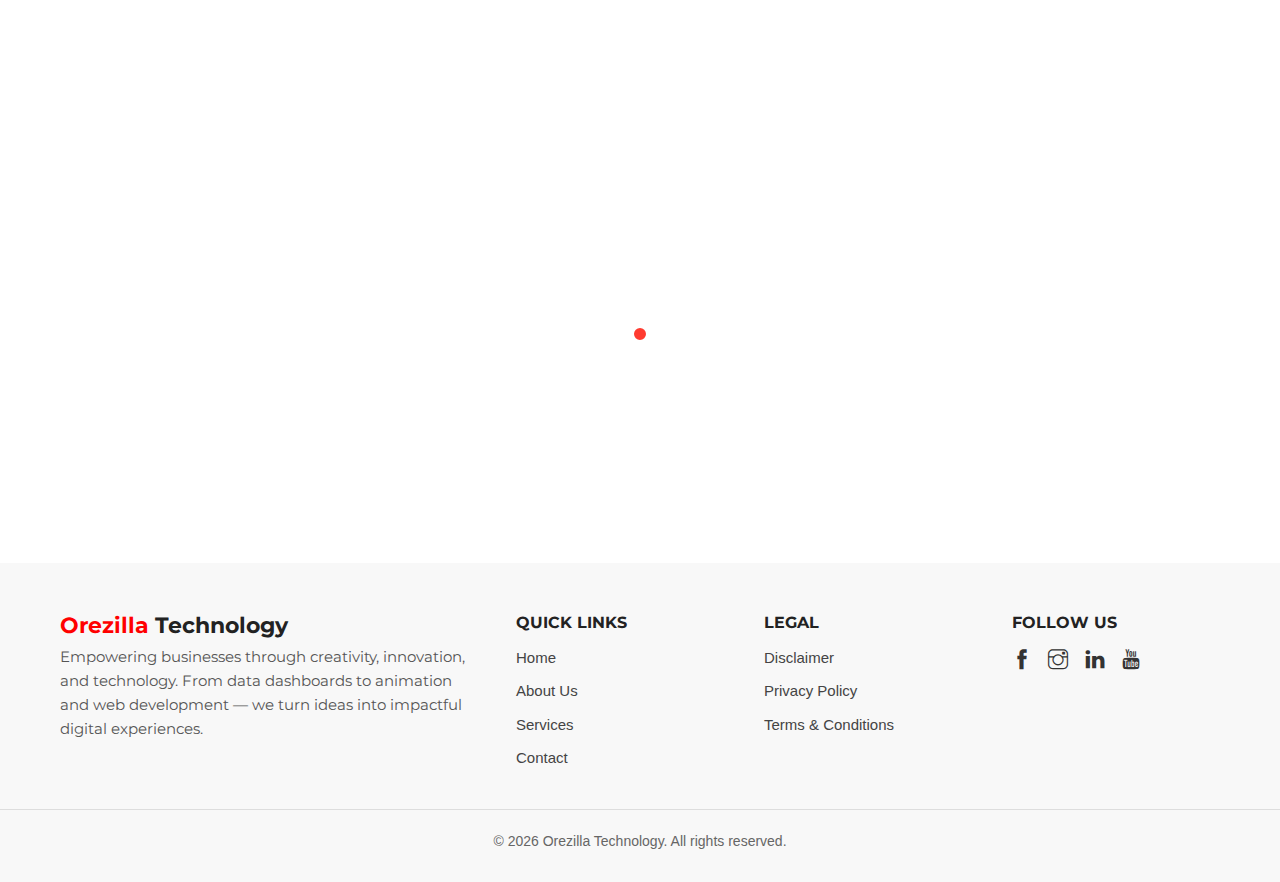
<file: it-process.html>
<!DOCTYPE html>
<html lang="zxx">
<head>
  <meta charset="utf-8">
  <<title>Orezilla Technology | Creative IT Solutions • Web, Design & Animation</title>
  <meta name="viewport" content="width=device-width, initial-scale=1, maximum-scale=1">
  <meta name="theme-name" content="godocs-bulma" />
  <link rel="stylesheet" href="plugins/bulma/bulma.min.css">
  <link rel="stylesheet" href="plugins/themify-icons/themify-icons.css">
  <link href="css/style.css" rel="stylesheet">
  <link href="css/style3.css" rel="stylesheet">
  <link rel="shortcut icon" href="images/favicon.ico" type="image/x-icon">
  <link rel="icon" href="images/favicon.ico" type="image/x-icon">
  <link href="https://cdn.jsdelivr.net/npm/aos@2.3.4/dist/aos.css" rel="stylesheet">

</head>

<body>

<nav class="navbar is-sticky-top navigation  " role="navigation" aria-label="main navigation">
    <div class="container">

        <div class="navbar-brand pt-2">
            <a class="navbar-item" href="index.html">
                <h5 class="logo"><strong><span style="color: red;">Orezilla</span> Technology</strong></h5>
            </a>

            <a role="button" class="navbar-burger burger" aria-expanded="false" data-target="navbar-links">
                <span aria-hidden="true"></span>
                <span aria-hidden="true"></span>
                <span aria-hidden="true"></span>
            </a>
        </div>

        <div id="navbar-links" class="navbar-menu">
            <div class="navbar-end">
                <a class="navbar-item" href="index.html">Home</a>
                <a class="navbar-item" href="about.html">About Us</a>
                <a class="navbar-item" href="services.html">Our Services</a>
                <a class="navbar-item" href="process.html">Process</a>
                
                <div class="navbar-item">
                    <a href="contact.html" class="button is-danger navbar-cta-btn">
                        Contact
                    </a>
                </div>
            </div>

        </div>

    </div>
</nav>

<section class="timeline-section1">
  <div class="container">
    <h2 class="title is-2 has-text-centered mt-6" data-aos="zoom-in-up" data-aos-delay="0">IT & Software Development Process</h2>
    <p class="section-description"  data-aos="zoom-in-up" data-aos-delay="100">
    Orezilla Technology provide reliable IT services, including software development, network management, cybersecurity, cloud solutions, and technical support to help businesses operate smoothly and grow efficiently.
  </p>
    <h3 class="title is-3 has-text-centered" data-aos="zoom-in-up" data-aos-delay="200">Our Work Process</h3>
    <p class="section-description"  data-aos="zoom-in-up" data-aos-delay="300">
    Here’s how we turn ideas into powerful Animation , step by step.
  </p>
    
    <div class="timeline" id="timeline">
        
      <div class="timeline-row">
        <div class="timeline-card" data-aos="zoom-in-up" data-aos-delay="0">
          <span class="step-number">01</span>
          <h4 class="card-title">Strategy & Planning</h4>
          <p>Detailed requirements gathering, system architecture planning, and defining the scope and technology stack.</p>
        </div>
      </div>

      <div class="timeline-row">
        <div class="timeline-card" data-aos="zoom-in-up" data-aos-delay="0">
          <span class="step-number">02</span>
          <h4 class="card-title">UX/UI Design & Prototype</h4>
          <p>Creating user-centric designs and building clickable prototypes for early testing and structure approval.</p>
        </div>
      </div>

      <div class="timeline-row">
        <div class="timeline-card" data-aos="zoom-in-up" data-aos-delay="0">
          <span class="step-number">03</span>
          <h4 class="card-title">Development & Coding</h4>
          <p>Building the application using clean, efficient code with continuous integration and iterative feature implementation.</p>
        </div>
      </div>

      <div class="timeline-row">
        <div class="timeline-card" data-aos="zoom-in-up" data-aos-delay="0">
          <span class="step-number">04</span>
          <h4 class="card-title">Quality Assurance (QA)</h4>
          <p>Rigorous testing, debugging, and performance checks to ensure stability and cross-platform compatibility.</p>
        </div>
      </div>

      <div class="timeline-row">
        <div class="timeline-card" data-aos="zoom-in-up" data-aos-delay="0">
          <span class="step-number">05</span>
          <h4 class="card-title">Launch & Post Technical Support</h4>
          <p>Final deployment to the live environment, performance monitoring, documentation, and ongoing support.</p>
        </div>
      </div>

      <!-- Red Line -->
      <div id="progress-line"></div>
    </div>
  </div>                   

</section>





<footer class="footer">
  <div class="footer-container">

    <!-- Company Info -->
    <div class="footer-col big">
      <h5 class="brand" style=" padding-bottom: 5px;">
        <span class="red">Orezilla</span> Technology
      </h5>
      <p>
        Empowering businesses through creativity, innovation, and technology.
        From data dashboards to animation and web development — we turn ideas
        into impactful digital experiences.
      </p>
    </div>

    <!-- Quick Links -->
    <div class="footer-col">
      <h4>Quick Links</h4>
      <ul>
        <li><a href="#body">Home</a></li>
        <li><a href="#about">About Us</a></li>
        <li><a href="#services">Services</a></li>
        <li><a href="#contact">Contact</a></li>
      </ul>
    </div>

    <!-- Legal -->
    <div class="footer-col">
      <h4>Legal</h4>
      <ul>
        <li><a href="#">Disclaimer</a></li>
        <li><a href="#">Privacy Policy</a></li>
        <li><a href="#">Terms & Conditions</a></li>
      </ul>
    </div>

    <!-- Social -->
    <div class="footer-col">
      <h4>Follow Us</h4>
      <div class="social">
        <a href="#"><i class="footer-icon ti-facebook"></i></a>
        <a href="#"><i class="footer-icon ti-instagram"></i></a>
        <a href="#"><i class="footer-icon ti-linkedin"></i></a>
        <a href="#"><i class="footer-icon ti-youtube"></i></a>
      </div>
    </div>

  </div>

  <hr>

  <div class="copyright">
    © <span id="year"></span> Orezilla Technology. All rights reserved.
  </div>
</footer>

<script>
  document.getElementById("year").textContent = new Date().getFullYear();
</script>


<script>
  document.getElementById("year").textContent = new Date().getFullYear();
</script>


<!-- plugins -->
<script src="plugins/jQuery/jquery.min.js"></script>
<script src="plugins/masonry/masonry.min.js"></script>
<script src="plugins/clipboard/clipboard.min.js"></script>
<script src="plugins/match-height/jquery.matchHeight-min.js"></script>

<!-- Main Script -->
<script src="js/script.js"></script>
<script src="https://cdn.jsdelivr.net/npm/aos@2.3.4/dist/aos.js"></script>
<script>
  AOS.init({
    duration: 1000,   // animation duration (ms)
    once: true        // animation happens only once
  });
</script>

<script>
document.addEventListener('DOMContentLoaded', () => {
    // 1. Get all "navbar-burger" elements
    const $navbarBurgers = Array.prototype.slice.call(document.querySelectorAll('.navbar-burger'), 0);

    // 2. Check if there are any navbar burgers
    if ($navbarBurgers.length > 0) {

        // 3. Add a click event on each one
        $navbarBurgers.forEach( el => {
            el.addEventListener('click', () => {

                // 4. Get the target from the "data-target" attribute
                const target = el.dataset.target;
                const $target = document.getElementById(target);

                // 5. Toggle the "is-active" class on both the "navbar-burger" and the "navbar-menu"
                el.classList.toggle('is-active');
                if ($target) { // Check if the target element exists
                    $target.classList.toggle('is-active');
                }
            });
        });
    }
});
</script>
<script>
    document.addEventListener('DOMContentLoaded', () => {
        const $navbarBurgers = Array.prototype.slice.call(document.querySelectorAll('.navbar-burger'), 0);

        if ($navbarBurgers.length > 0) {
            $navbarBurgers.forEach( el => {
                el.addEventListener('click', () => {
                    const target = el.dataset.target;
                    const $target = document.getElementById(target);
                    el.classList.toggle('is-active');
                    $target.classList.toggle('is-active');
                });
            });
        }
    });
</script>


<script>
    document.addEventListener("DOMContentLoaded", () => {
    // Check for desktop view (screen wider than 1023px)
    const isDesktop = () => window.innerWidth > 1023;

    const line = document.getElementById("progress-line");
    const rows = document.querySelectorAll(".timeline-row");

    if (!line || rows.length === 0 || !isDesktop()) return;

    // currentHeight must be declared here to maintain the animation state across scroll events
    let currentHeight = parseFloat(line.style.height) || 0; 
    const fallSpeed = 0.12;

    /**
     * Smoothly animates the line's height towards the target.
     * This function is defined once and called by updateLine.
     */
    function animateFall(targetHeight) {
        currentHeight += (targetHeight - currentHeight) * fallSpeed;
        line.style.height = currentHeight + "px";

        if (Math.abs(currentHeight - targetHeight) > 0.5) {
            // Use an arrow function to pass 'targetHeight' in the loop
            requestAnimationFrame(() => animateFall(targetHeight));
        }
    }

    /**
     * Calculates the target height and updates the line's position.
     * Positions are recalculated on every call to handle HTML changes.
     */
    function updateLine() {
        // Stop if resized to mobile/tablet while scrolling
        if (!isDesktop()) return;
        
        const scrollY = window.scrollY;

        // --- THE FIX FOR LINE SHRINKING (RE-CALCULATING POSITIONS) ---
        // 1. Get the absolute position (top of document) of the first and last row
        const firstRow = rows[0];
        const lastRow = rows[rows.length - 1];

        // 2. Calculate the vertical center of the anchor points
        const firstDotCenter = firstRow.offsetTop + firstRow.offsetHeight / 2;
        const lastDotCenter = lastRow.offsetTop + lastRow.offsetHeight / 2;

        const maxHeight = lastDotCenter - firstDotCenter;
        // -------------------------------------------------------------

        // The viewport center is the scroll trigger point
        const viewportMiddle = scrollY + window.innerHeight / 2;

        // Target height = Distance from the first dot center to the viewport center
        let targetHeight = viewportMiddle - firstDotCenter;

        // Limit line height
        if (targetHeight < 0) targetHeight = 0;
        if (targetHeight > maxHeight) targetHeight = maxHeight;

        // Set line top to the calculated center of the first dot
        line.style.top = firstDotCenter + "px";
        
        // Trigger the smooth animation
        animateFall(targetHeight);
        
        // Optional: Dot Activation Logic
        rows.forEach(row => {
            const rowCenterOffset = row.getBoundingClientRect().top + row.offsetHeight / 2;
            if (rowCenterOffset <= window.innerHeight / 2) {
                row.classList.add("active-dot");
            } else {
                row.classList.remove("active-dot");
            }
        });
    }

    window.addEventListener("scroll", updateLine);
    window.addEventListener("resize", updateLine);
    
    // Initial call
    updateLine();
});
</script>   


</body>
</html>
</file>
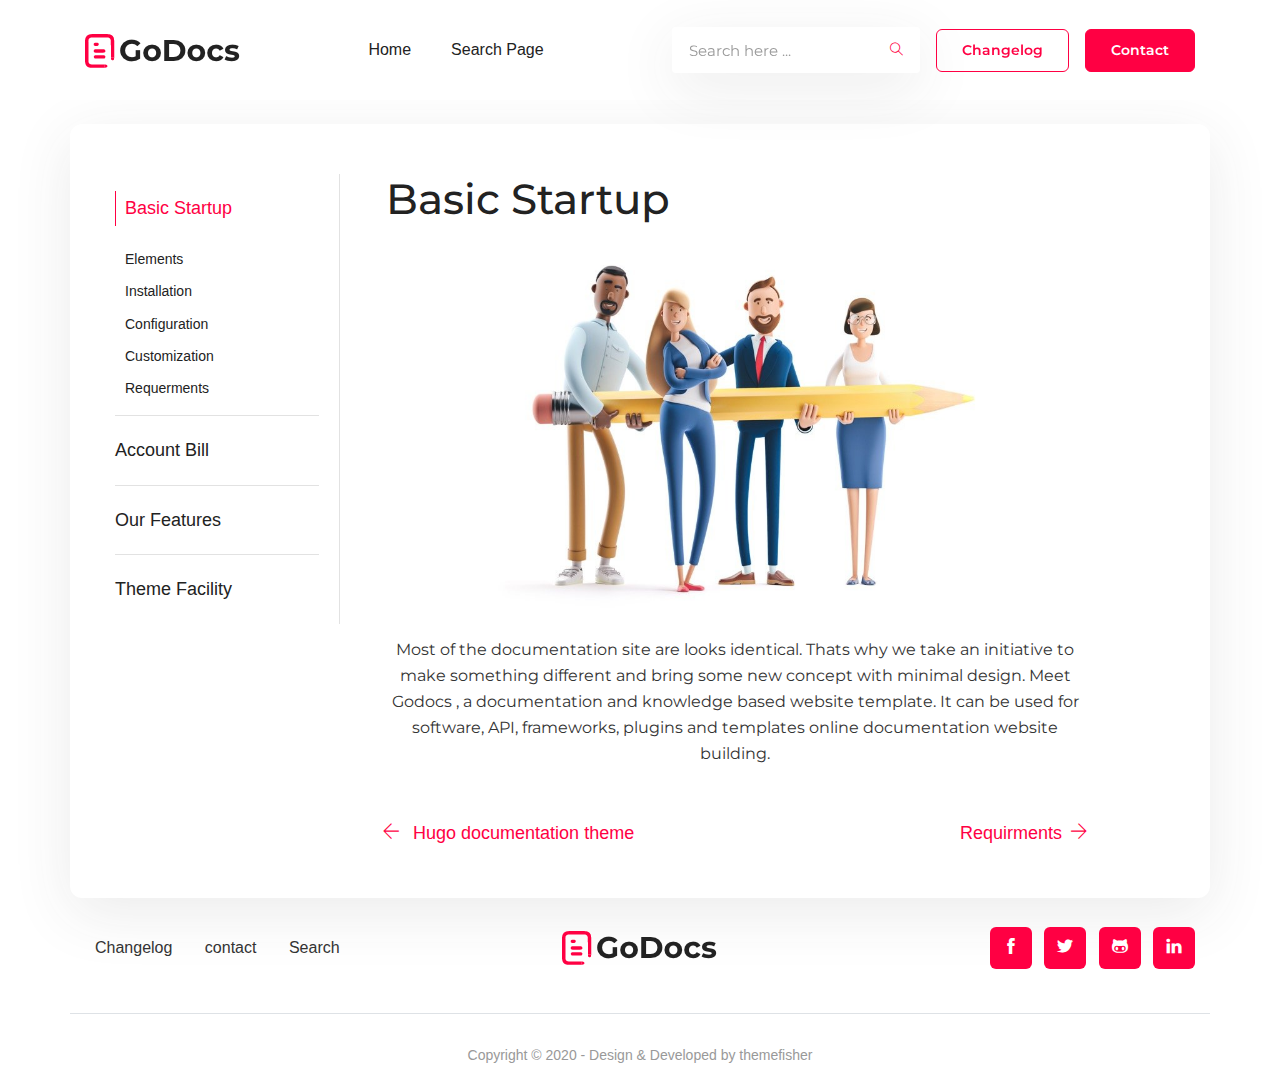
<file: list.html>
<!DOCTYPE html>

<!--
 // WEBSITE: https://themefisher.com
 // TWITTER: https://twitter.com/themefisher
 // FACEBOOK: https://www.facebook.com/themefisher
 // GITHUB: https://github.com/themefisher/
-->

<html lang="zxx">

<head>
  <meta charset="utf-8">
  <title>GoDocs documentation theme</title>

  <!-- mobile responsive meta -->
  <meta name="viewport" content="width=device-width, initial-scale=1, maximum-scale=1">
  
  <!-- ** Plugins Needed for the Project ** -->
  <!-- plugins -->
  <link rel="stylesheet" href="plugins/bulma/bulma.min.css">
  <link rel="stylesheet" href="plugins/themify-icons/themify-icons.css">
  <!-- Main Stylesheet -->
  <link href="css/style.css" rel="stylesheet">
  
  <!--Favicon-->
  <link rel="shortcut icon" href="images/favicon.ico" type="image/x-icon">
  <link rel="icon" href="images/favicon.ico" type="image/x-icon">

</head>

<body>

<nav class="is-sticky-top navbar navigation" role="navigation" aria-label="main navigation">
   <div class="container">
      <div class="navbar-brand">
         <a class="navbar-item" href="index.html">
            <img class="img-fluid" src="images/logo.png" alt="godocs" width="155px">
         </a>
   
         <a role="button" class="navbar-burger burger" aria-expanded="false" data-target="navbar-links">
            <span aria-hidden="true"></span>
            <span aria-hidden="true"></span>
            <span aria-hidden="true"></span>
         </a>
      </div>
   
      <div id="navbar-links" class="navbar-menu">
         <div class="navbar-start ml-auto">
            <a class="navbar-item" href="index.html">Home</a>
            <a class="navbar-item" href="search.html">Search Page</a>
         </div>
   
         <div class="navbar-end ml-0">
            <div class="navbar-item py-0">
               <form class="search-wrapper hide-on-desktop my-3" class="search-wrapper" action="search.html">
                  <input id="search-by" name="s" type="search" class="input" placeholder="Search here ...">
                  <button class="border-0 bg-white p-3" type="submit"><i class="ti-search"></i></button>
               </form>

               <a href="changelog.html" class="btn btn-sm btn-outline-primary ml-4">changelog</a>
               <a href="contact.html" class="btn btn-sm btn-primary ml-4">contact</a>
            </div>
         </div>
      </div>
      <form class="search-wrapper is-hidden show-on-desktop" class="search-wrapper" action="search.html">
         <input id="search-by" name="s" type="search" class="input" placeholder="Search here ...">
         <button class="border-0 bg-white p-3" type="submit"><i class="ti-search"></i></button>
      </form>
   </div>
</nav>

<!-- details page -->
<section class="pt-5">
   <div class="container shadow section-sm rounded">
      <div class="columns is-multiline">
         <!-- sidebar -->
         <div class="column is-3-desktop is-12-tablet">
            <ul class="sidenav">
               <li title="Basic Startup" class="sidelist parent active">
                  <a href="list.html">Basic Startup</a>
                  <ul>
                     <li class="sidelist">
                        <a href="single.html">Elements</a>
                     <li class="sidelist">
                        <a href="single.html">Installation</a>
                     <li class="sidelist">
                        <a href="single.html">Configuration</a>
                     <li class="sidelist">
                        <a href="single.html">Customization</a>
                     <li class="sidelist">
                        <a href="single.html">Requerments</a>
                     </li>
                  </ul>
               </li>
               <li class="sidelist">
                  <a href="list.html">Account Bill</a>
                  <ul>
                     <li class="sidelist">
                        <a href="single.html">Linux</a>
                     <li class="sidelist">
                        <a href="single.html">Mac OS</a>
                     <li class="sidelist">
                        <a href="single.html">Routing</a>
                     <li class="sidelist">
                        <a href="single.html">Ubuntu</a>
                     <li class="sidelist">
                        <a href="single.html">Windows</a>
                  </ul>
               </li>
               <li class="sidelist">
                  <a href="list.html">Our Features</a>
                  <ul>
                     <li class="sidelist">
                        <a href="single.html">Linux</a>
                     <li class="sidelist">
                        <a href="single.html">Mac OS</a>
                     <li class="sidelist">
                        <a href="single.html">Routing</a>
                     <li class="sidelist">
                        <a href="single.html">Ubuntu</a>
                     <li class="sidelist">
                        <a href="single.html">Windows</a>
                  </ul>
               </li>
               <li class="sidelist">
                  <a href="list.html">Theme Facility</a>
                  <ul>
                     <li class="sidelist">
                        <a href="single.html">Linux</a>
                     <li class="sidelist">
                        <a href="single.html">Mac OS</a>
                     <li class="sidelist">
                        <a href="single.html">Routing</a>
                     <li class="sidelist">
                        <a href="single.html">Ubuntu</a>
                     <li class="sidelist">
                        <a href="single.html">Windows</a>
                  </ul>
               </li>
            </ul>
         </div>

         <!-- body -->
         <div class="column is-8-desktop is-12-tablet">
            <div class="px-4">
               <h2 class="mb-4 has-text-weight-medium">Basic Startup</h2> <!-- main content -->
               <div class="content">
                  <p><img src="images/getting-started.jpg" width="500px" alt="image"></p>
                  <p>Most of the documentation site are looks identical. Thats why we take an initiative to make
                     something
                     different and bring some new concept with minimal design. Meet Godocs , a documentation and
                     knowledge
                     based website template. It can be used for software, API, frameworks, plugins and templates online
                     documentation website building.</p>
               </div>
               <!-- navigation -->
               <nav class="pagination">
                  <a class="nav nav-prev" href="https://examplesite.com/"><i class="ti-arrow-left mr-2"></i>
                     <span class="d-none d-md-block">Hugo documentation theme</span></a>
                  <a class="nav nav-next" href="https://examplesite.com/basic-startup/requirments/"> <span
                        class="d-none d-md-block">Requirments</span><i class="ti-arrow-right ml-2"></i></a>
               </nav>
            </div>
         </div>
      </div>
   </div>
</section>
<!-- /details page -->

<footer>
   <div class="container">
      <div class="columns is-multiline is-align-items-center border-bottom py-5">
         <div class="column is-4-desktop is-12-tablet">
            <ul class="list-inline footer-menu has-text-centered has-text-left-desktop">
               <li class="list-inline-item"><a href="changelog.html">Changelog</a></li>
               <li class="list-inline-item"><a href="contact.html">contact</a></li>
               <li class="list-inline-item"><a href="search.html">Search</a></li>
            </ul>
         </div>
         <div class="column is-4-desktop is-12-tablet">
            <a class="navbar-brand is-justify-content-center" href="index.html">
               <img class="img-fluid" src="images/logo.png" alt="Hugo documentation theme">
            </a>
         </div>
         <div class="column is-4-desktop is-12-tablet">
            <ul class="list-inline social-icons has-text-right-desktop has-text-centered">
               <li class="list-inline-item"><a href="#"><i class="ti-facebook"></i></a></li>
               <li class="list-inline-item"><a href="#"><i class="ti-twitter-alt"></i></a></li>
               <li class="list-inline-item"><a href="#"><i class="ti-github"></i></a></li>
               <li class="list-inline-item"><a href="#"><i class="ti-linkedin"></i></a></li>
            </ul>
         </div>
      </div>
      <div class="py-4 has-text-centered">
         <small class="text-light">Copyright © 2020 - Design &amp; Developed by <a href="https://themefisher.com">themefisher</a></small>
      </div>
   </div>
</footer>

<!-- plugins -->
<script src="plugins/jQuery/jquery.min.js"></script>
<script src="plugins/masonry/masonry.min.js"></script>
<script src="plugins/clipboard/clipboard.min.js"></script>
<script src="plugins/match-height/jquery.matchHeight-min.js"></script>

<!-- Main Script -->
<script src="js/script.js"></script>

</body>
</html>
</file>
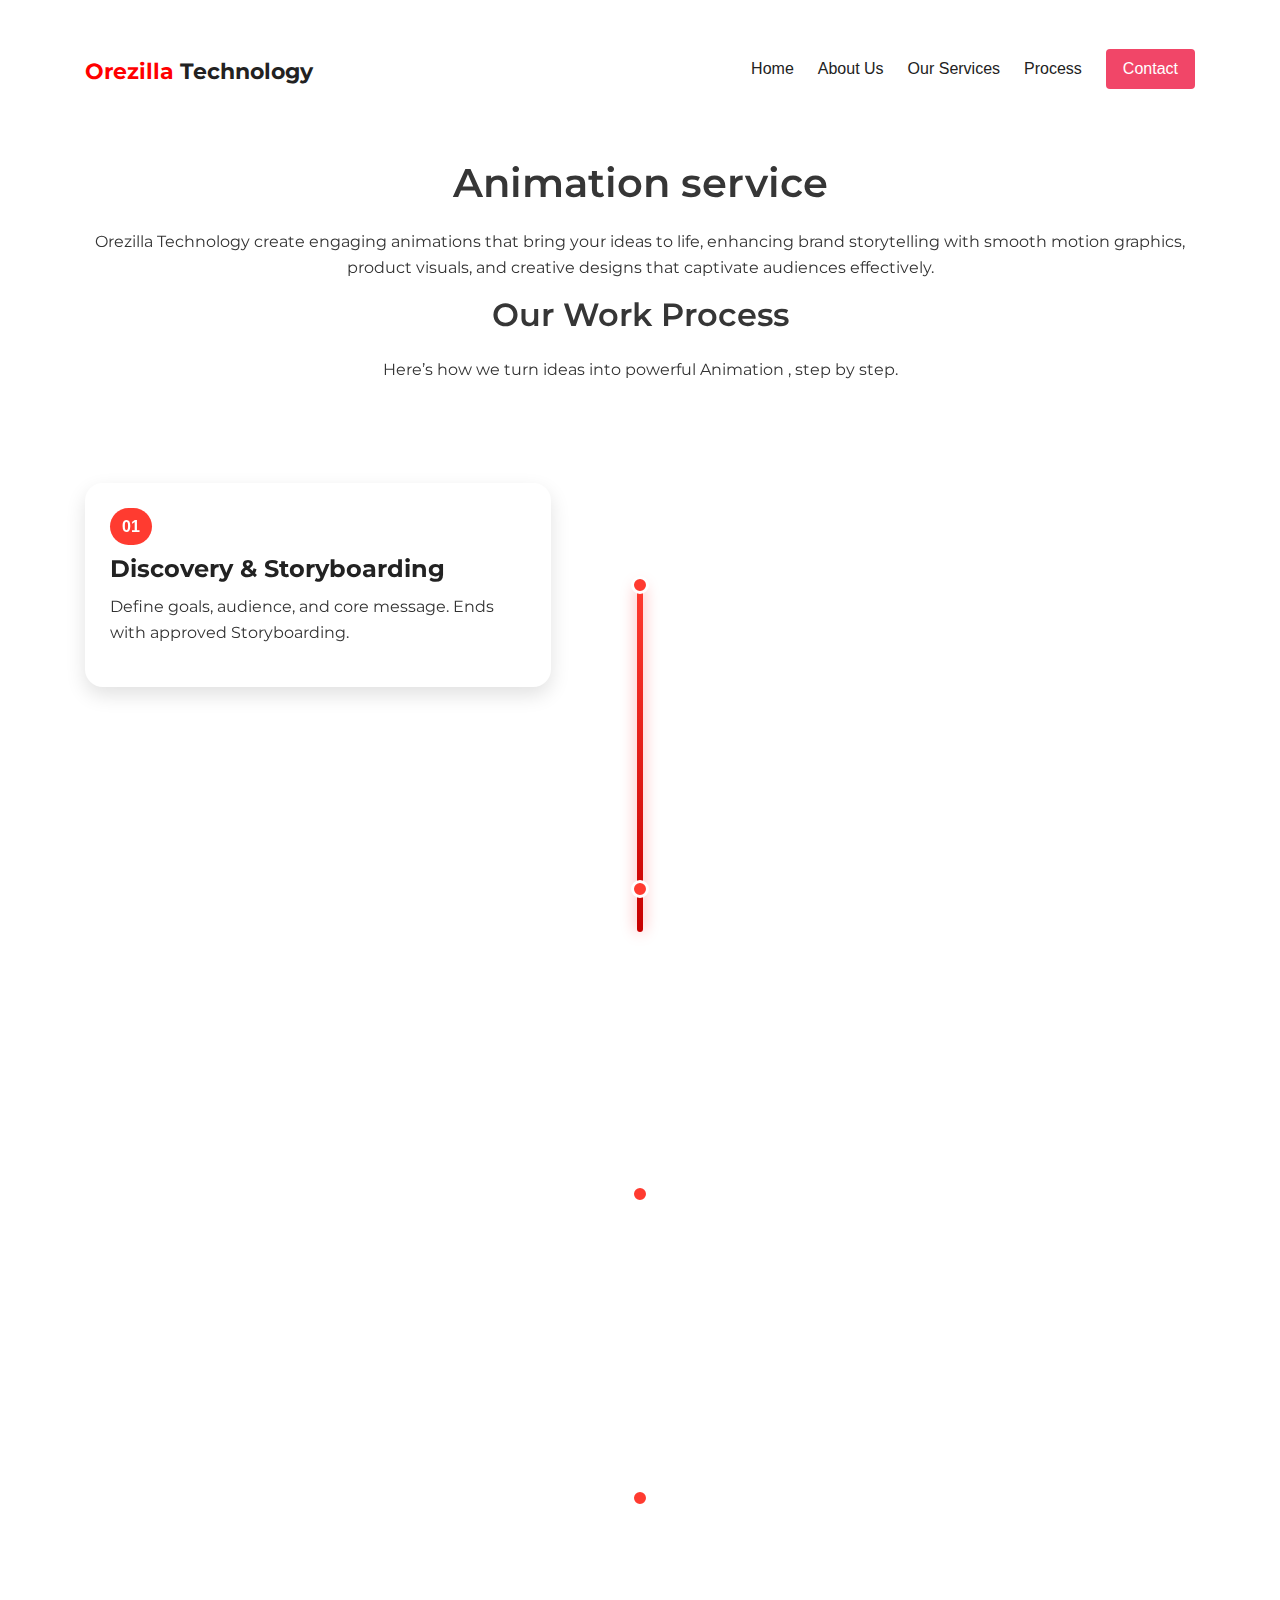
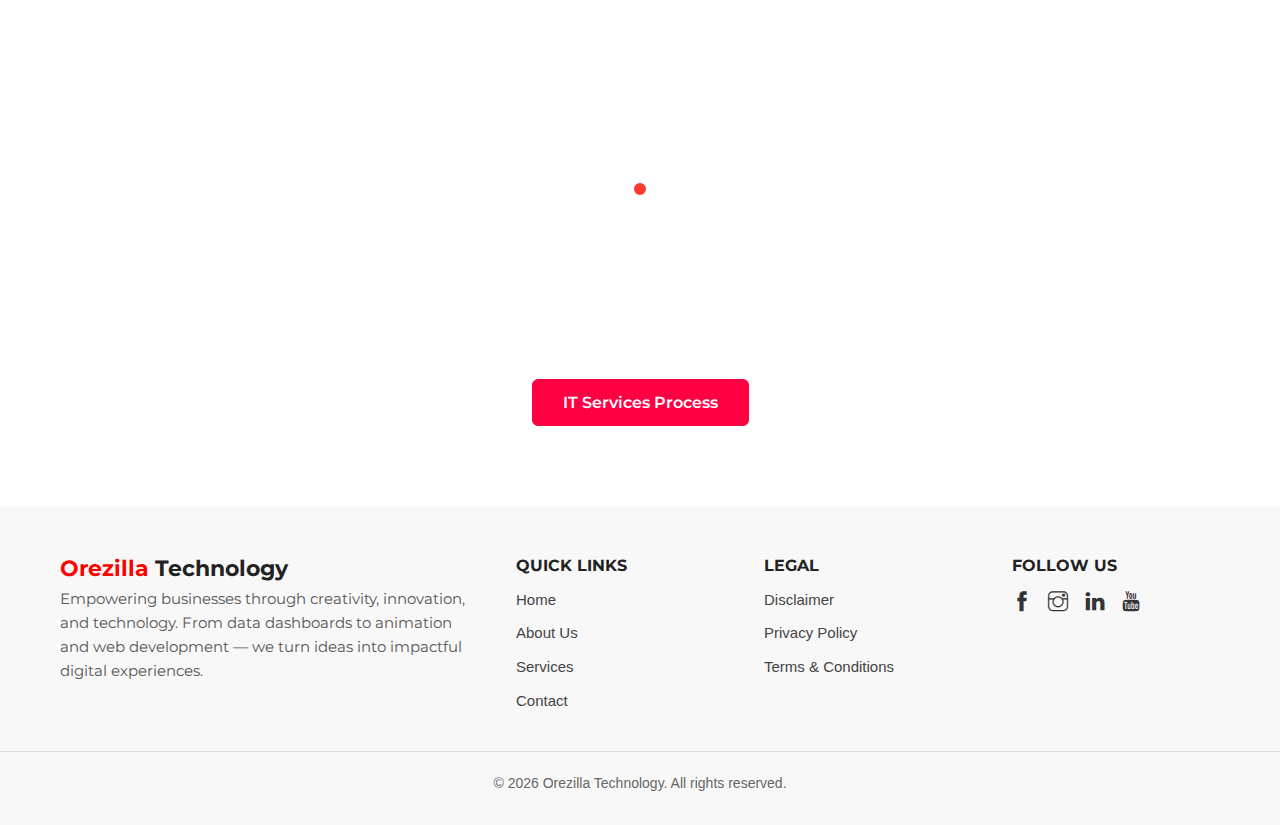
<file: process.html>
<!DOCTYPE html>
<html lang="zxx">
<head>
  <meta charset="utf-8">
  <<title>Orezilla Technology | Creative IT Solutions • Web, Design & Animation</title>
  <meta name="viewport" content="width=device-width, initial-scale=1, maximum-scale=1">
  <meta name="theme-name" content="godocs-bulma" />
  <link rel="stylesheet" href="plugins/bulma/bulma.min.css">
  <link rel="stylesheet" href="plugins/themify-icons/themify-icons.css">
  <link href="css/style.css" rel="stylesheet">
  <link href="css/style3.css" rel="stylesheet">
  <link rel="shortcut icon" href="images/favicon.ico" type="image/x-icon">
  <link rel="icon" href="images/favicon.ico" type="image/x-icon">
  <link href="https://cdn.jsdelivr.net/npm/aos@2.3.4/dist/aos.css" rel="stylesheet">

</head>

<body>

<nav class="navbar is-sticky-top navigation  " role="navigation" aria-label="main navigation">
    <div class="container">

        <div class="navbar-brand pt-2">
            <a class="navbar-item" href="index.html">
                <h5 class="logo"><strong><span style="color: red;">Orezilla</span> Technology</strong></h5>
            </a>

            <a role="button" class="navbar-burger burger" aria-expanded="false" data-target="navbar-links">
                <span aria-hidden="true"></span>
                <span aria-hidden="true"></span>
                <span aria-hidden="true"></span>
            </a>
        </div>

        <div id="navbar-links" class="navbar-menu">
            <div class="navbar-end">
                <a class="navbar-item" href="index.html">Home</a>
                <a class="navbar-item" href="about.html">About Us</a>
                <a class="navbar-item" href="services.html">Our Services</a>
                <a class="navbar-item" href="process.html">Process</a>
                
                <div class="navbar-item">
                    <a href="contact.html" class="button is-danger navbar-cta-btn">
                        Contact
                    </a>
                </div>
            </div>

        </div>

    </div>
</nav>

<section class="timeline-section1">
  <div class="container">
    <h2 class="title is-2 has-text-centered mt-6" data-aos="zoom-in-up" data-aos-delay="0"> Animation service</h2>
    <p class="section-description"  data-aos="zoom-in-up" data-aos-delay="100">
    Orezilla Technology create engaging animations that bring your ideas to life, enhancing brand storytelling with smooth motion graphics, product visuals, and creative designs that captivate audiences effectively.
  </p>
    <h3 class="title is-3 has-text-centered" data-aos="zoom-in-up" data-aos-delay="200">Our Work Process</h3>
    <p class="section-description"  data-aos="zoom-in-up" data-aos-delay="300">
    Here’s how we turn ideas into powerful Animation , step by step.
  </p>
    
    <div class="timeline" id="timeline">
        
      <div class="timeline-row">
        <div class="timeline-card" data-aos="zoom-in-up" data-aos-delay="0">
          <span class="step-number">01</span>
          <h4 class="card-title">Discovery & Storyboarding</h4>
          <p>Define goals, audience, and core message. Ends with approved Storyboarding.</p>
        </div>
      </div>

      <div class="timeline-row">
        <div class="timeline-card" data-aos="zoom-in-up" data-aos-delay="0">
          <span class="step-number">02</span>
          <h4 class="card-title">Frame & Illustrate</h4>
          <p>Visual styleframes, character design, and storyboard/animatic.</p>
        </div>
      </div>

      <div class="timeline-row">
        <div class="timeline-card" data-aos="zoom-in-up" data-aos-delay="0">
          <span class="step-number">03</span>
          <h4 class="card-title">Production & Animation</h4>
          <p>Full animation production, rendering, and compositing.</p>
        </div>
      </div>

      <div class="timeline-row">
        <div class="timeline-card" data-aos="zoom-in-up" data-aos-delay="0">
          <span class="step-number">04</span>
          <h4 class="card-title">Sound & Post-Production</h4>
          <p>Voiceover, music, and sound design to amplify impact.</p>
        </div>
      </div>

      <div class="timeline-row">
        <div class="timeline-card" data-aos="zoom-in-up" data-aos-delay="0">
          <span class="step-number">05</span>
          <h4 class="card-title">Review & Delivery</h4>
          <p>Client review, approval, and high-resolution delivery.</p>
        </div>
      </div>

      <!-- Red Line -->
      <div id="progress-line"></div>
    </div>
  </div>


 
                     

</section>
<div class="has-text-centered-desktop">
    <button type="itprocess" class="btn btn-primary" onclick="window.location.href='it-process.html'">
        IT services Process
    </button>
</div>




<footer class="footer">
  <div class="footer-container">

    <!-- Company Info -->
    <div class="footer-col big">
      <h5 class="brand" style=" padding-bottom: 5px;">
        <span class="red">Orezilla</span> Technology
      </h5>
      <p>
        Empowering businesses through creativity, innovation, and technology.
        From data dashboards to animation and web development — we turn ideas
        into impactful digital experiences.
      </p>
    </div>

    <!-- Quick Links -->
    <div class="footer-col">
      <h4>Quick Links</h4>
      <ul>
        <li><a href="#body">Home</a></li>
        <li><a href="#about">About Us</a></li>
        <li><a href="#services">Services</a></li>
        <li><a href="#contact">Contact</a></li>
      </ul>
    </div>

    <!-- Legal -->
    <div class="footer-col">
      <h4>Legal</h4>
      <ul>
        <li><a href="#">Disclaimer</a></li>
        <li><a href="#">Privacy Policy</a></li>
        <li><a href="#">Terms & Conditions</a></li>
      </ul>
    </div>

    <!-- Social -->
    <div class="footer-col">
      <h4>Follow Us</h4>
      <div class="social">
        <a href="#"><i class="footer-icon ti-facebook"></i></a>
        <a href="#"><i class="footer-icon ti-instagram"></i></a>
        <a href="#"><i class="footer-icon ti-linkedin"></i></a>
        <a href="#"><i class="footer-icon ti-youtube"></i></a>
      </div>
    </div>

  </div>

  <hr>

  <div class="copyright">
    © <span id="year"></span> Orezilla Technology. All rights reserved.
  </div>
</footer>

<script>
  document.getElementById("year").textContent = new Date().getFullYear();
</script>


<script>
  document.getElementById("year").textContent = new Date().getFullYear();
</script>


<!-- plugins -->
<script src="plugins/jQuery/jquery.min.js"></script>
<script src="plugins/masonry/masonry.min.js"></script>
<script src="plugins/clipboard/clipboard.min.js"></script>
<script src="plugins/match-height/jquery.matchHeight-min.js"></script>

<!-- Main Script -->
<script src="js/script.js"></script>
<script src="https://cdn.jsdelivr.net/npm/aos@2.3.4/dist/aos.js"></script>
<script>
  AOS.init({
    duration: 1000,   // animation duration (ms)
    once: true        // animation happens only once
  });
</script>

<script>
document.addEventListener('DOMContentLoaded', () => {
    // 1. Get all "navbar-burger" elements
    const $navbarBurgers = Array.prototype.slice.call(document.querySelectorAll('.navbar-burger'), 0);

    // 2. Check if there are any navbar burgers
    if ($navbarBurgers.length > 0) {

        // 3. Add a click event on each one
        $navbarBurgers.forEach( el => {
            el.addEventListener('click', () => {

                // 4. Get the target from the "data-target" attribute
                const target = el.dataset.target;
                const $target = document.getElementById(target);

                // 5. Toggle the "is-active" class on both the "navbar-burger" and the "navbar-menu"
                el.classList.toggle('is-active');
                if ($target) { // Check if the target element exists
                    $target.classList.toggle('is-active');
                }
            });
        });
    }
});
</script>
<script>
    document.addEventListener('DOMContentLoaded', () => {
        const $navbarBurgers = Array.prototype.slice.call(document.querySelectorAll('.navbar-burger'), 0);

        if ($navbarBurgers.length > 0) {
            $navbarBurgers.forEach( el => {
                el.addEventListener('click', () => {
                    const target = el.dataset.target;
                    const $target = document.getElementById(target);
                    el.classList.toggle('is-active');
                    $target.classList.toggle('is-active');
                });
            });
        }
    });
</script>


<script>
    document.addEventListener("DOMContentLoaded", () => {
    // Check for desktop view (screen wider than 1023px)
    const isDesktop = () => window.innerWidth > 1023;

    const line = document.getElementById("progress-line");
    const rows = document.querySelectorAll(".timeline-row");

    if (!line || rows.length === 0 || !isDesktop()) return;

    // currentHeight must be declared here to maintain the animation state across scroll events
    let currentHeight = parseFloat(line.style.height) || 0; 
    const fallSpeed = 0.12;

    /**
     * Smoothly animates the line's height towards the target.
     * This function is defined once and called by updateLine.
     */
    function animateFall(targetHeight) {
        currentHeight += (targetHeight - currentHeight) * fallSpeed;
        line.style.height = currentHeight + "px";

        if (Math.abs(currentHeight - targetHeight) > 0.5) {
            // Use an arrow function to pass 'targetHeight' in the loop
            requestAnimationFrame(() => animateFall(targetHeight));
        }
    }

    /**
     * Calculates the target height and updates the line's position.
     * Positions are recalculated on every call to handle HTML changes.
     */
    function updateLine() {
        // Stop if resized to mobile/tablet while scrolling
        if (!isDesktop()) return;
        
        const scrollY = window.scrollY;

        // --- THE FIX FOR LINE SHRINKING (RE-CALCULATING POSITIONS) ---
        // 1. Get the absolute position (top of document) of the first and last row
        const firstRow = rows[0];
        const lastRow = rows[rows.length - 1];

        // 2. Calculate the vertical center of the anchor points
        const firstDotCenter = firstRow.offsetTop + firstRow.offsetHeight / 2;
        const lastDotCenter = lastRow.offsetTop + lastRow.offsetHeight / 2;

        const maxHeight = lastDotCenter - firstDotCenter;
        // -------------------------------------------------------------

        // The viewport center is the scroll trigger point
        const viewportMiddle = scrollY + window.innerHeight / 2;

        // Target height = Distance from the first dot center to the viewport center
        let targetHeight = viewportMiddle - firstDotCenter;

        // Limit line height
        if (targetHeight < 0) targetHeight = 0;
        if (targetHeight > maxHeight) targetHeight = maxHeight;

        // Set line top to the calculated center of the first dot
        line.style.top = firstDotCenter + "px";
        
        // Trigger the smooth animation
        animateFall(targetHeight);
        
        // Optional: Dot Activation Logic
        rows.forEach(row => {
            const rowCenterOffset = row.getBoundingClientRect().top + row.offsetHeight / 2;
            if (rowCenterOffset <= window.innerHeight / 2) {
                row.classList.add("active-dot");
            } else {
                row.classList.remove("active-dot");
            }
        });
    }

    window.addEventListener("scroll", updateLine);
    window.addEventListener("resize", updateLine);
    
    // Initial call
    updateLine();
});
</script>   


</body>
</html>
</file>
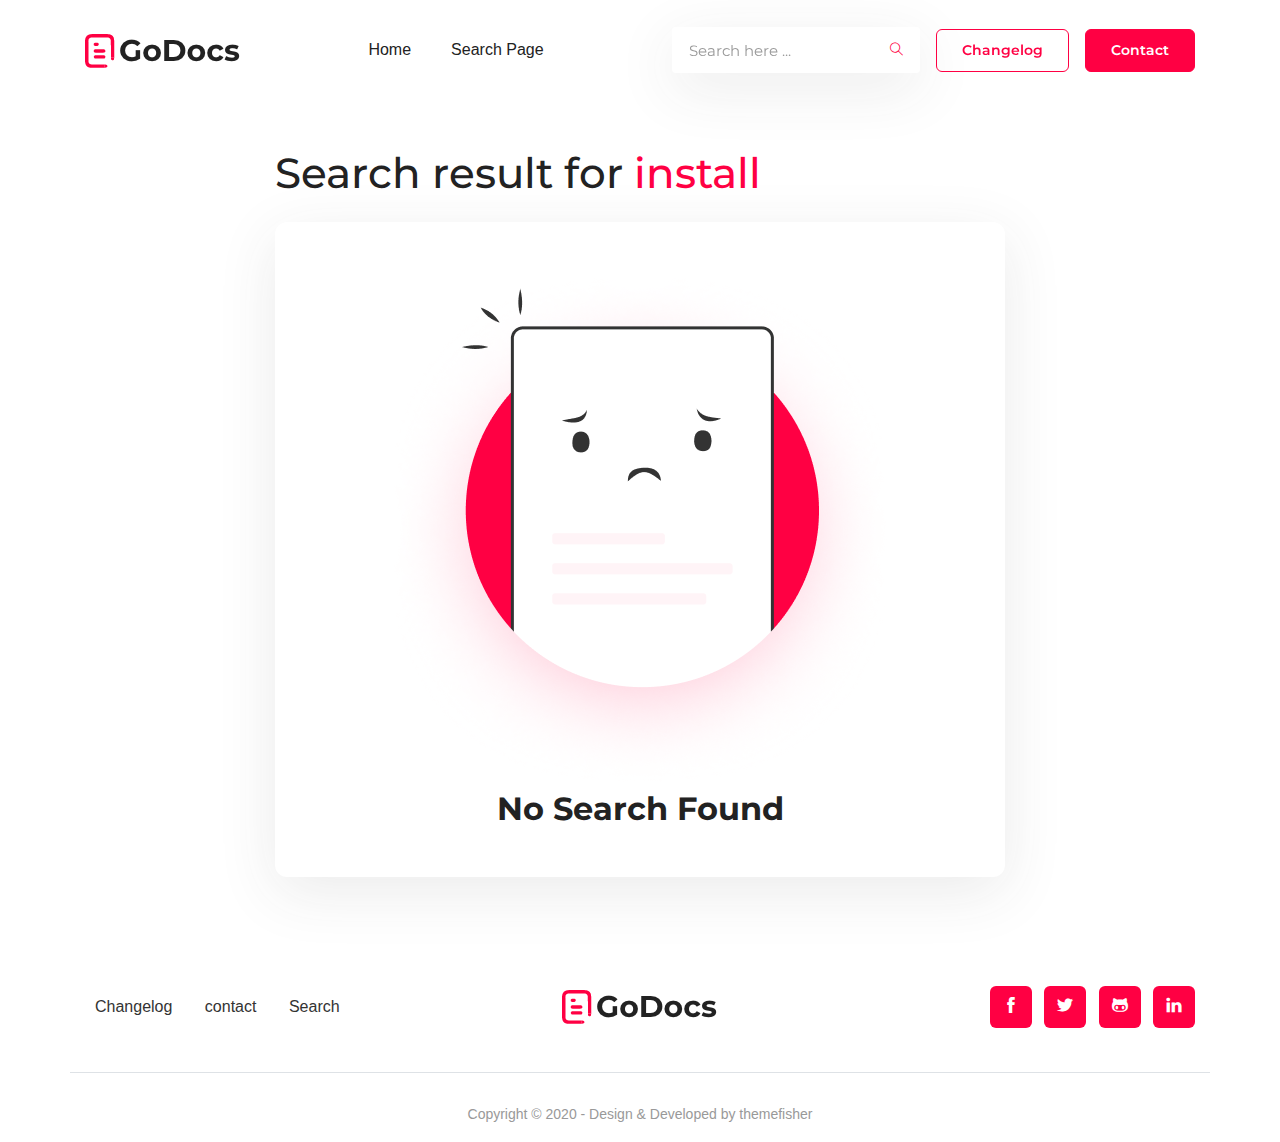
<file: search.html>
<!DOCTYPE html>

<!--
 // WEBSITE: https://themefisher.com
 // TWITTER: https://twitter.com/themefisher
 // FACEBOOK: https://www.facebook.com/themefisher
 // GITHUB: https://github.com/themefisher/
-->

<html lang="zxx">

<head>
  <meta charset="utf-8">
  <title>GoDocs documentation theme</title>

  <!-- mobile responsive meta -->
  <meta name="viewport" content="width=device-width, initial-scale=1, maximum-scale=1">
  
  <!-- ** Plugins Needed for the Project ** -->
  <!-- plugins -->
  <link rel="stylesheet" href="plugins/bulma/bulma.min.css">
  <link rel="stylesheet" href="plugins/themify-icons/themify-icons.css">
  <!-- Main Stylesheet -->
  <link href="css/style.css" rel="stylesheet">
  
  <!--Favicon-->
  <link rel="shortcut icon" href="images/favicon.ico" type="image/x-icon">
  <link rel="icon" href="images/favicon.ico" type="image/x-icon">

</head>

<body>

<nav class="is-sticky-top navbar navigation" role="navigation" aria-label="main navigation">
   <div class="container">
      <div class="navbar-brand">
         <a class="navbar-item" href="index.html">
            <img class="img-fluid" src="images/logo.png" alt="godocs" width="155px">
         </a>
   
         <a role="button" class="navbar-burger burger" aria-expanded="false" data-target="navbar-links">
            <span aria-hidden="true"></span>
            <span aria-hidden="true"></span>
            <span aria-hidden="true"></span>
         </a>
      </div>
   
      <div id="navbar-links" class="navbar-menu">
         <div class="navbar-start ml-auto">
            <a class="navbar-item" href="index.html">Home</a>
            <a class="navbar-item" href="search.html">Search Page</a>
         </div>
   
         <div class="navbar-end ml-0">
            <div class="navbar-item py-0">
               <form class="search-wrapper hide-on-desktop my-3" class="search-wrapper" action="search.html">
                  <input id="search-by" name="s" type="search" class="input" placeholder="Search here ...">
                  <button class="border-0 bg-white p-3" type="submit"><i class="ti-search"></i></button>
               </form>

               <a href="changelog.html" class="btn btn-sm btn-outline-primary ml-4">changelog</a>
               <a href="contact.html" class="btn btn-sm btn-primary ml-4">contact</a>
            </div>
         </div>
      </div>
      <form class="search-wrapper is-hidden show-on-desktop" class="search-wrapper" action="search.html">
         <input id="search-by" name="s" type="search" class="input" placeholder="Search here ...">
         <button class="border-0 bg-white p-3" type="submit"><i class="ti-search"></i></button>
      </form>
   </div>
</nav>

<section class="section">
   <div class="container">
      <div class="columns is-justify-content-center">
         <div class="column is-8-desktop">
            <h2 class="mb-5 has-text-weight-medium">Search result for <span class="text-primary">install</span></h2>
            <div class="p-6 shadow rounded">
               <div class="has-text-centered"><img class="img-fluid" src="images/no-search-found.png">
                  <h3>No Search Found</h3>
               </div>
            </div>
         </div>
      </div>
   </div>
</section>

<footer>
   <div class="container">
      <div class="columns is-multiline is-align-items-center border-bottom py-5">
         <div class="column is-4-desktop is-12-tablet">
            <ul class="list-inline footer-menu has-text-centered has-text-left-desktop">
               <li class="list-inline-item"><a href="changelog.html">Changelog</a></li>
               <li class="list-inline-item"><a href="contact.html">contact</a></li>
               <li class="list-inline-item"><a href="search.html">Search</a></li>
            </ul>
         </div>
         <div class="column is-4-desktop is-12-tablet">
            <a class="navbar-brand is-justify-content-center" href="index.html">
               <img class="img-fluid" src="images/logo.png" alt="Hugo documentation theme">
            </a>
         </div>
         <div class="column is-4-desktop is-12-tablet">
            <ul class="list-inline social-icons has-text-right-desktop has-text-centered">
               <li class="list-inline-item"><a href="#"><i class="ti-facebook"></i></a></li>
               <li class="list-inline-item"><a href="#"><i class="ti-twitter-alt"></i></a></li>
               <li class="list-inline-item"><a href="#"><i class="ti-github"></i></a></li>
               <li class="list-inline-item"><a href="#"><i class="ti-linkedin"></i></a></li>
            </ul>
         </div>
      </div>
      <div class="py-4 has-text-centered">
         <small class="text-light">Copyright © 2020 - Design &amp; Developed by <a href="https://themefisher.com">themefisher</a></small>
      </div>
   </div>
</footer>

<!-- plugins -->
<script src="plugins/jQuery/jquery.min.js"></script>
<script src="plugins/masonry/masonry.min.js"></script>
<script src="plugins/clipboard/clipboard.min.js"></script>
<script src="plugins/match-height/jquery.matchHeight-min.js"></script>

<!-- Main Script -->
<script src="js/script.js"></script>

</body>
</html>
</file>
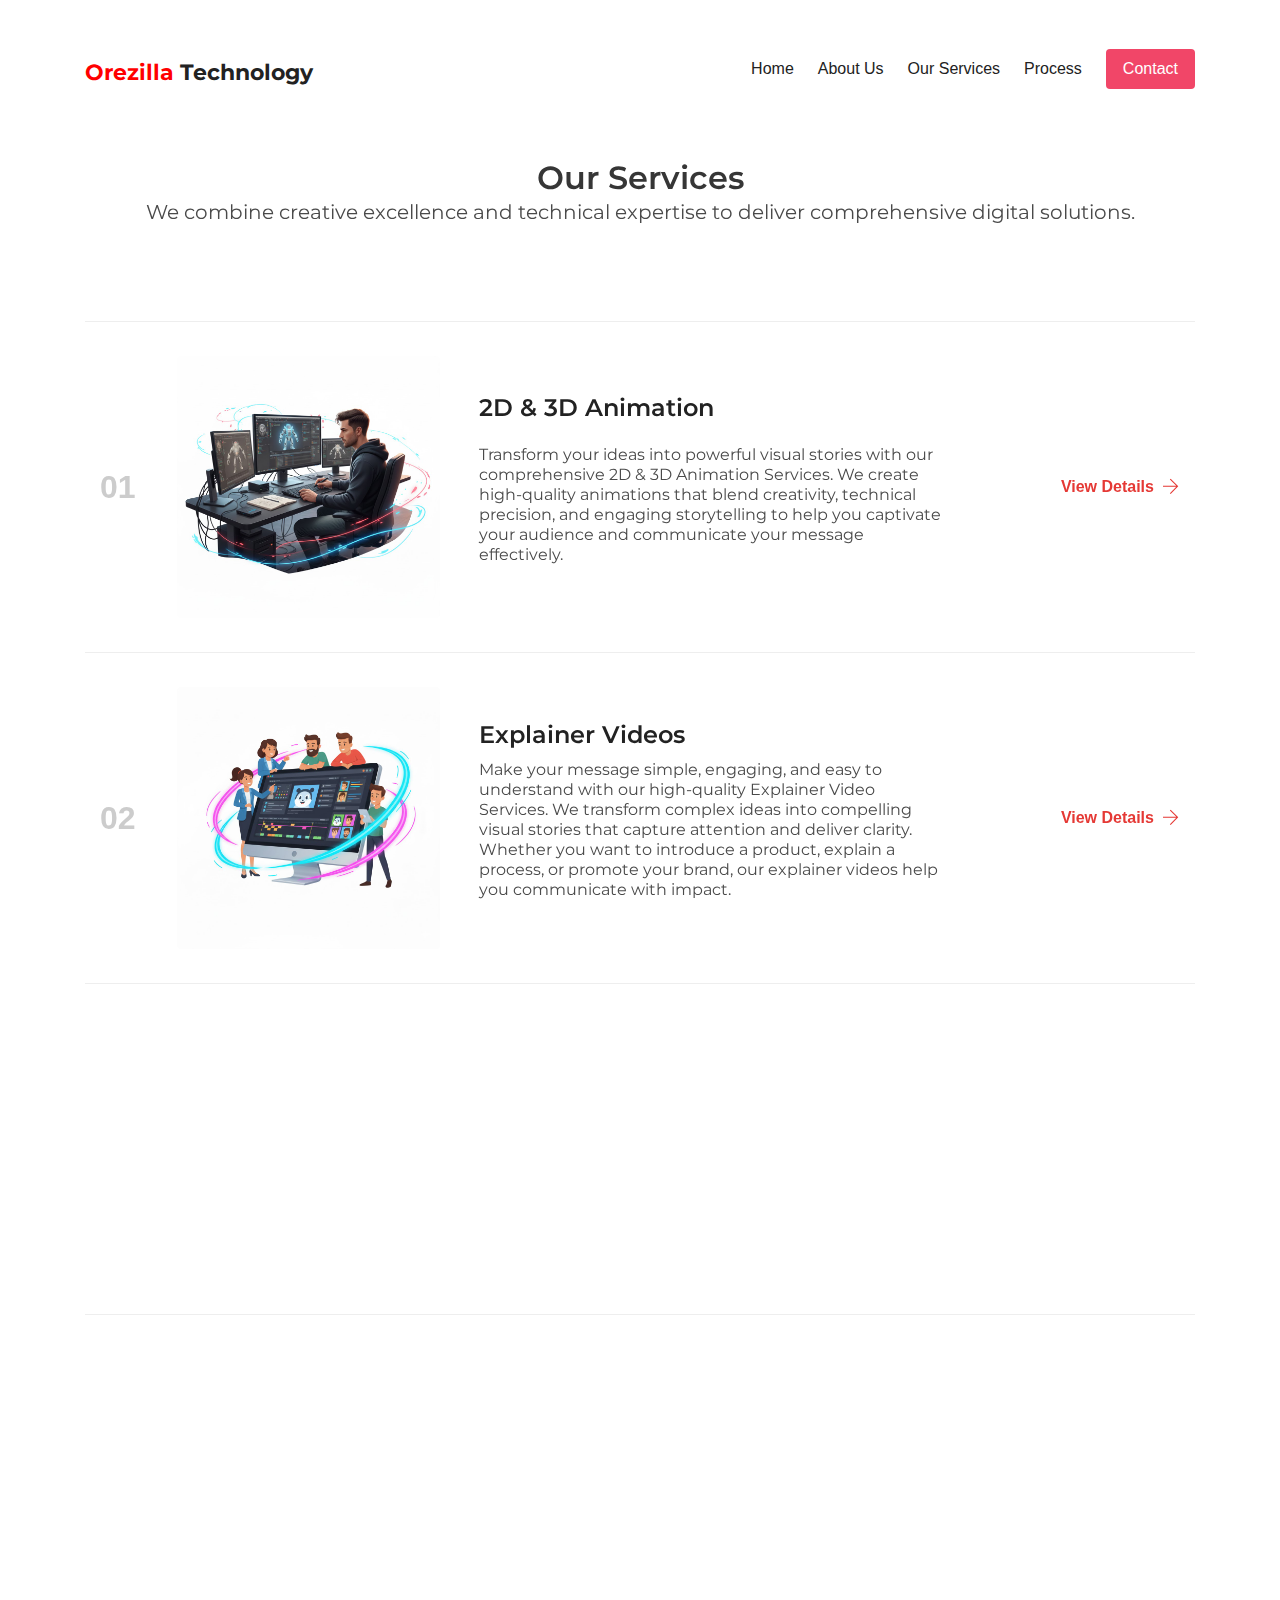
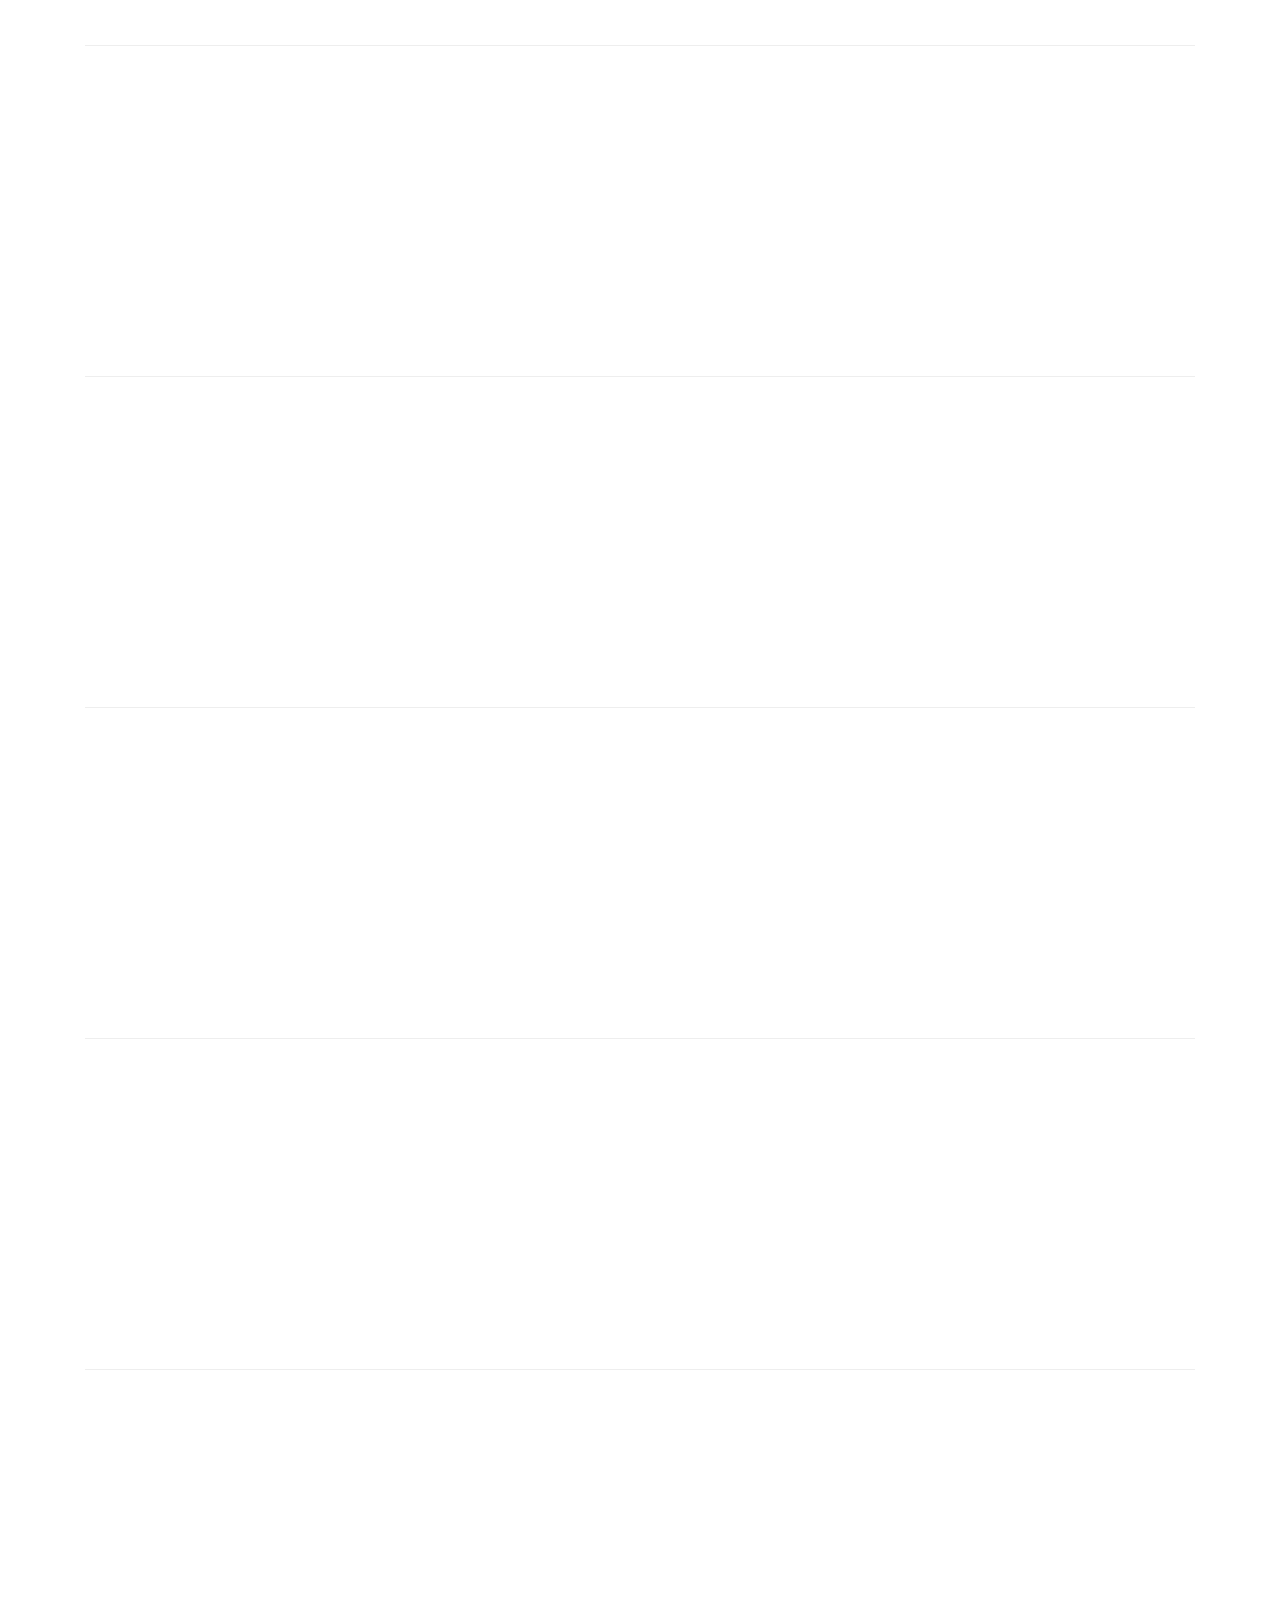
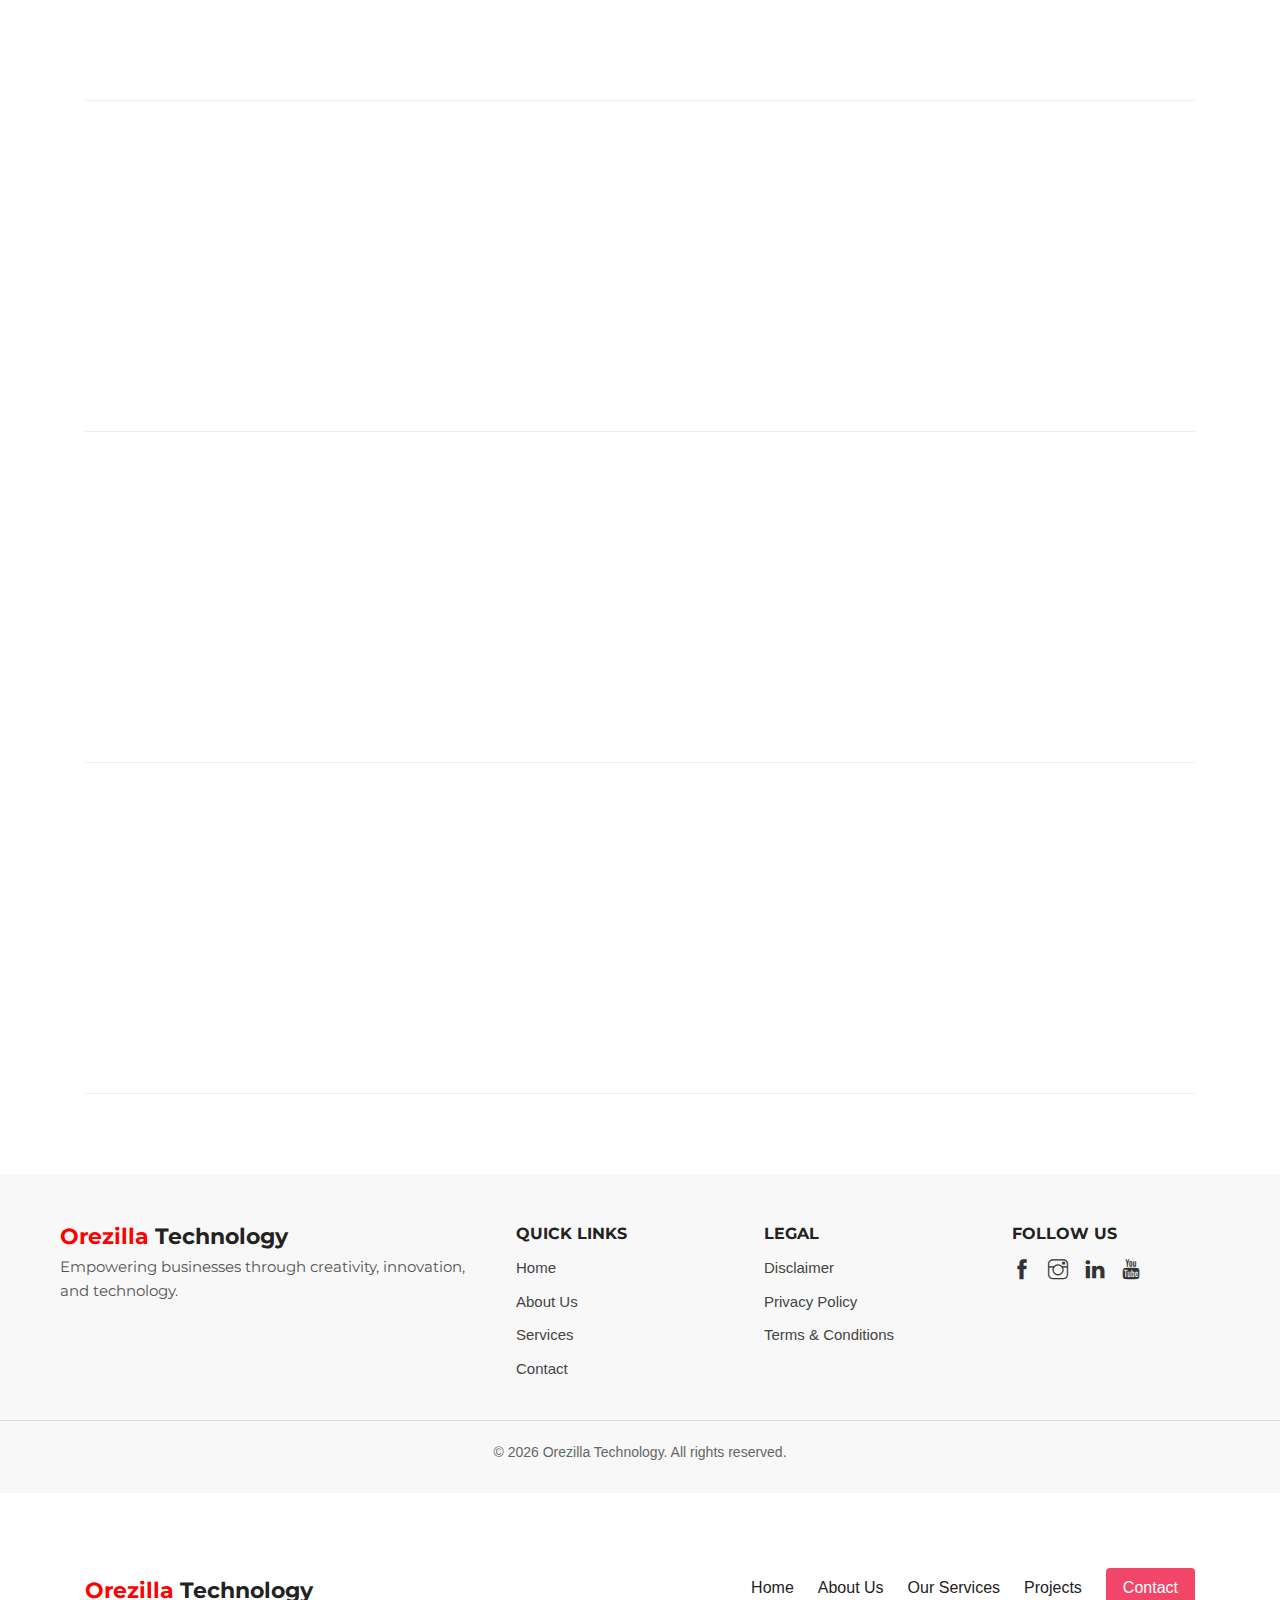
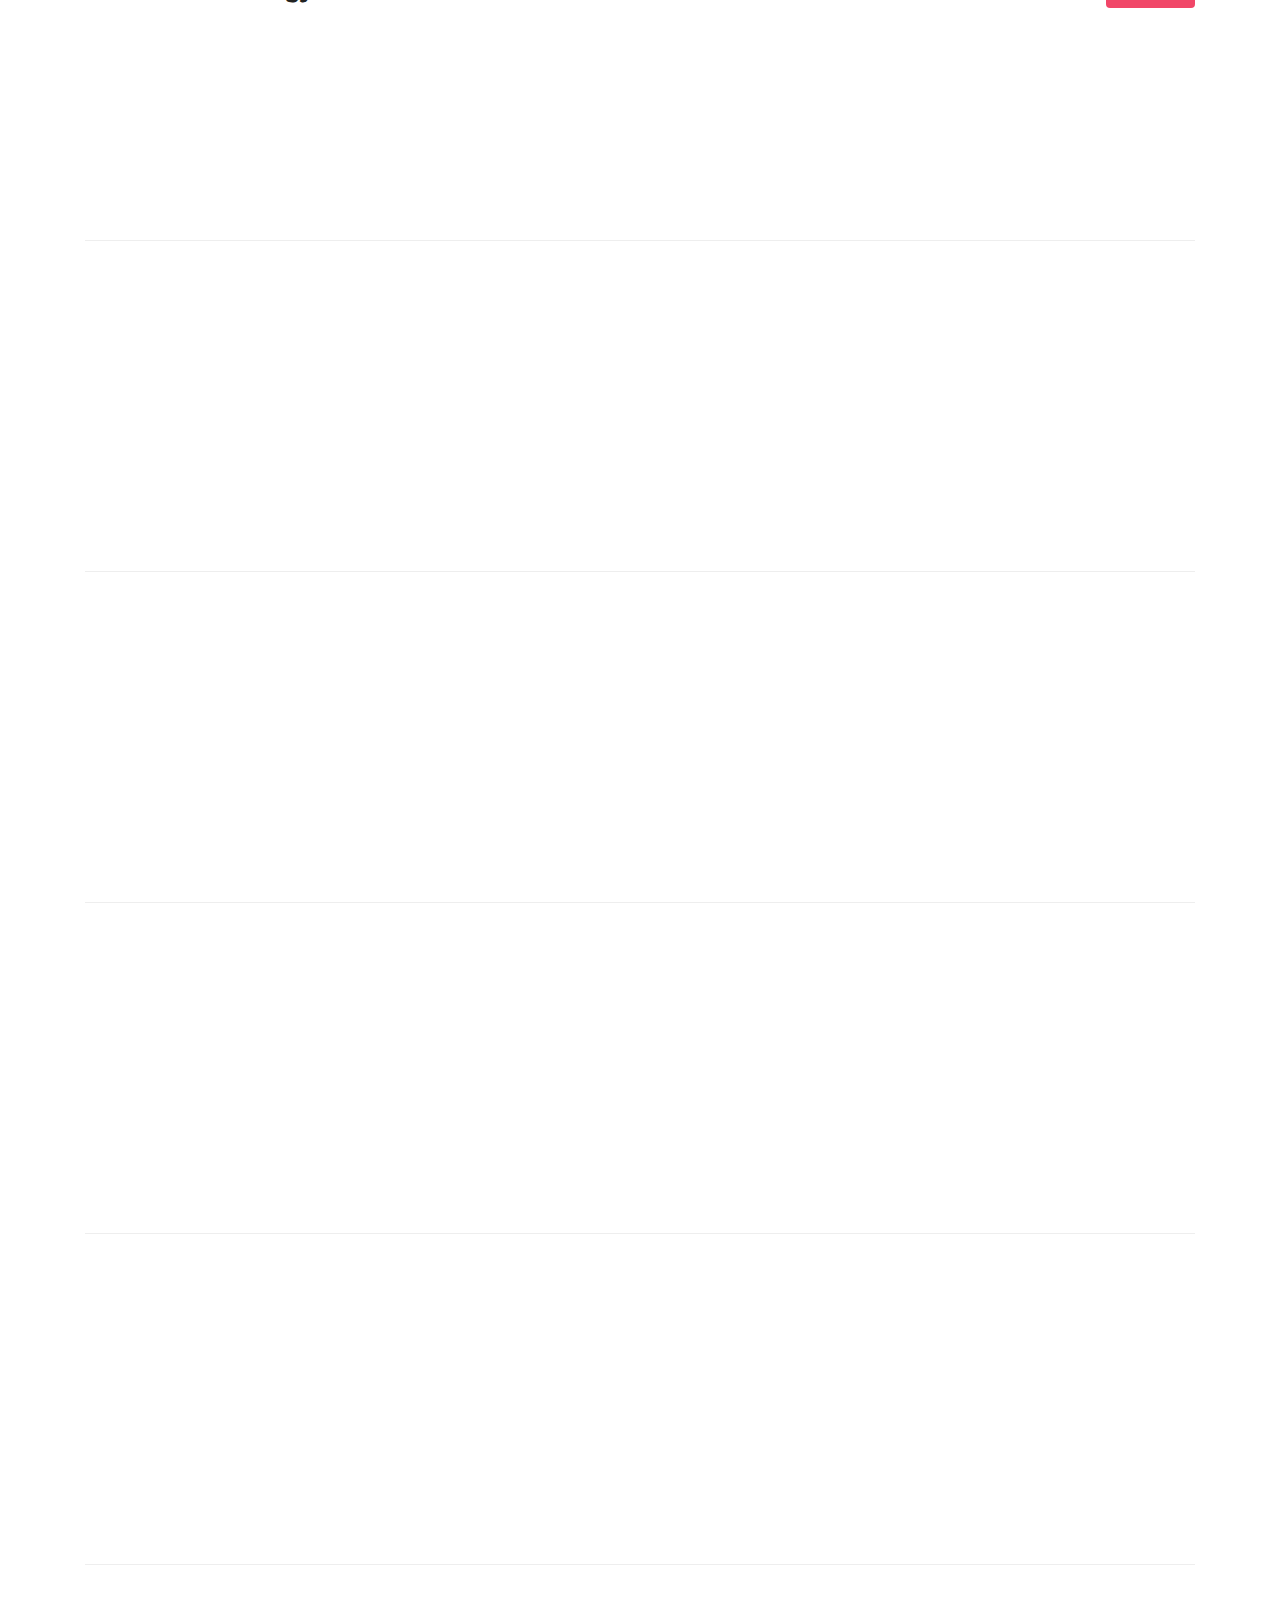
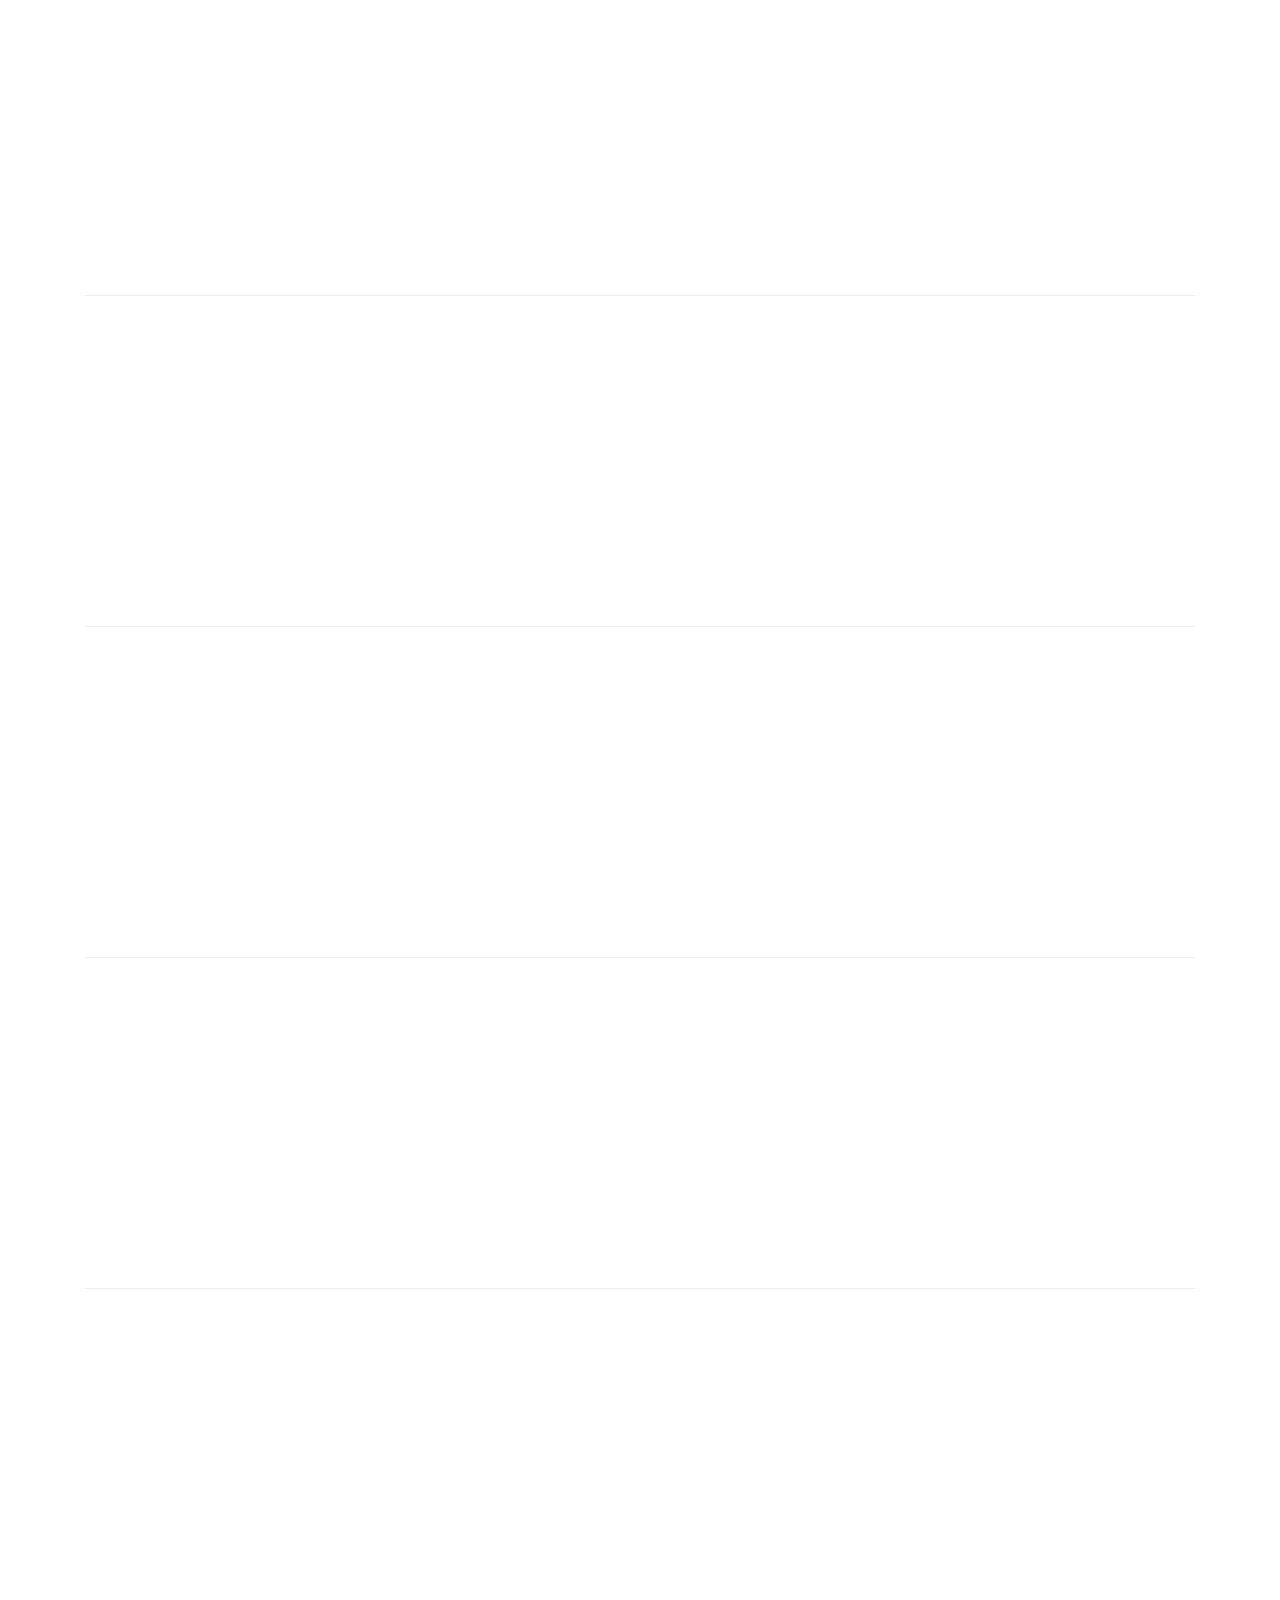
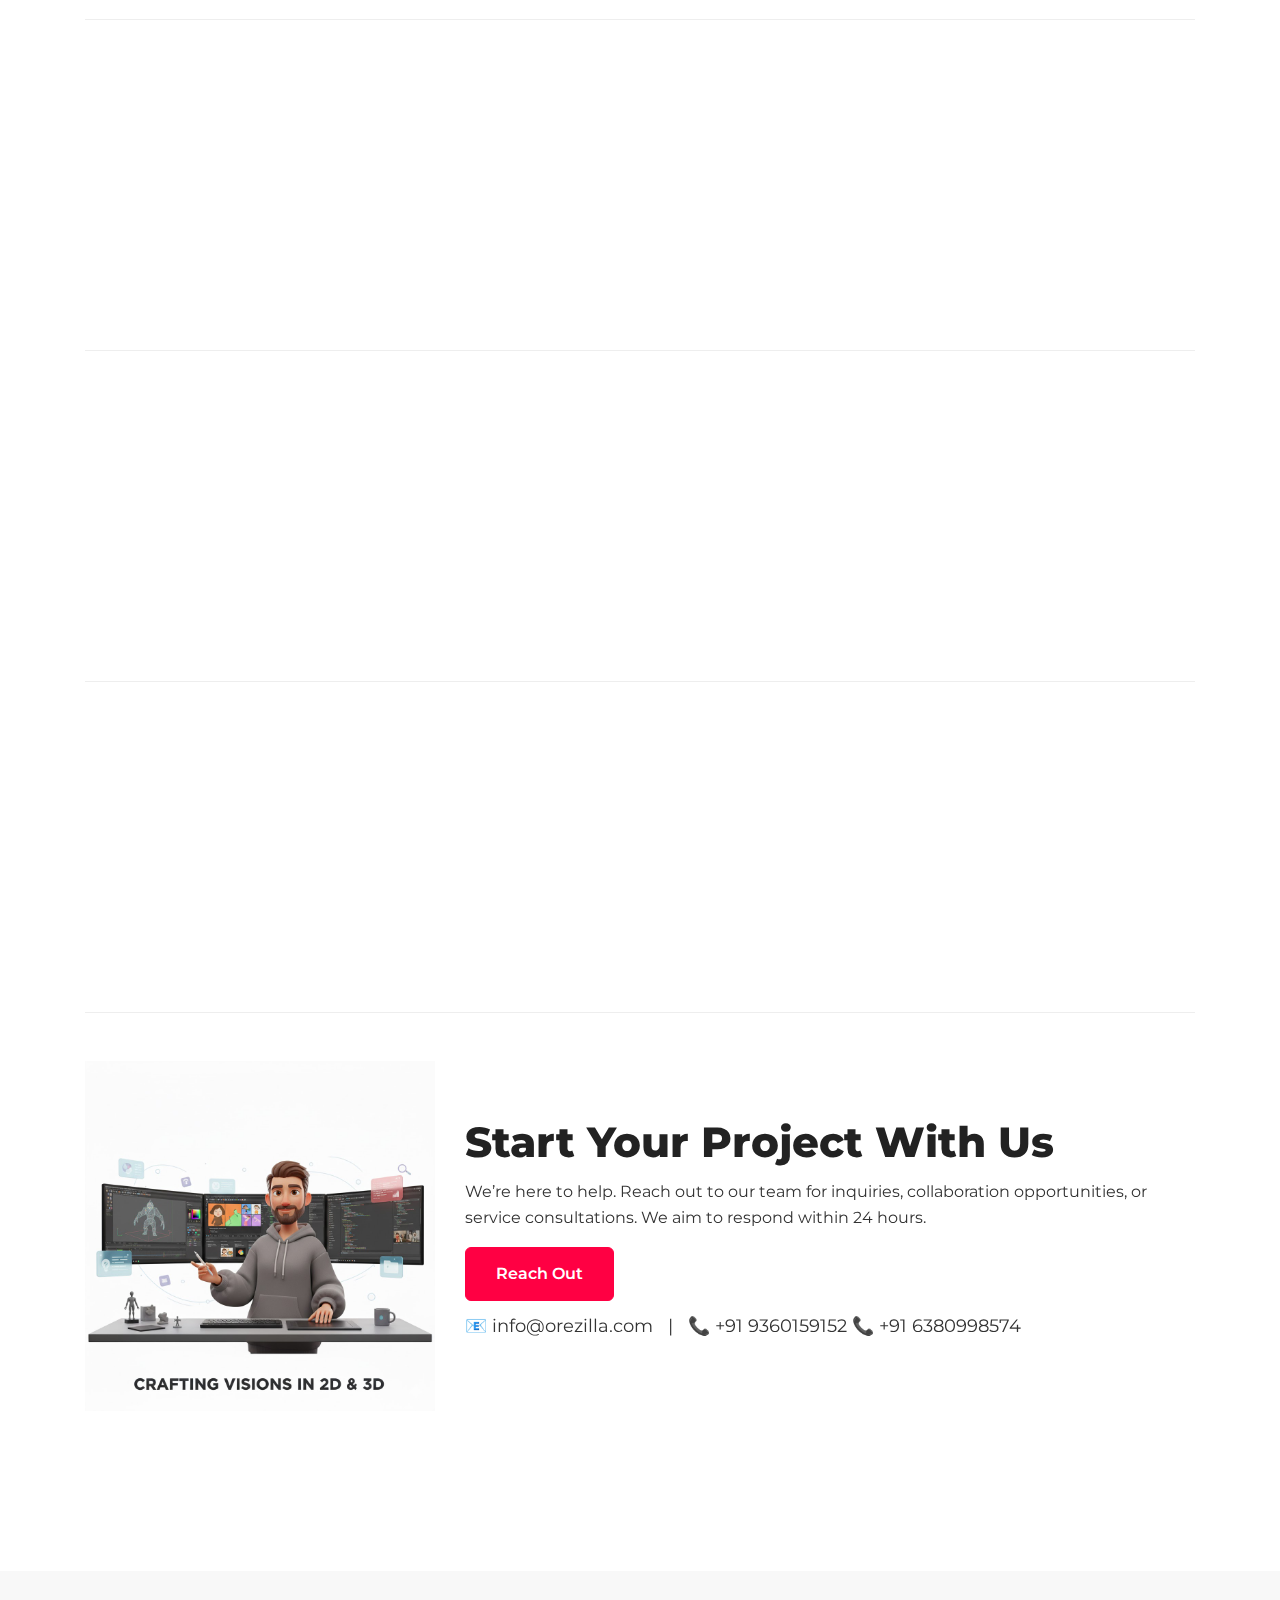
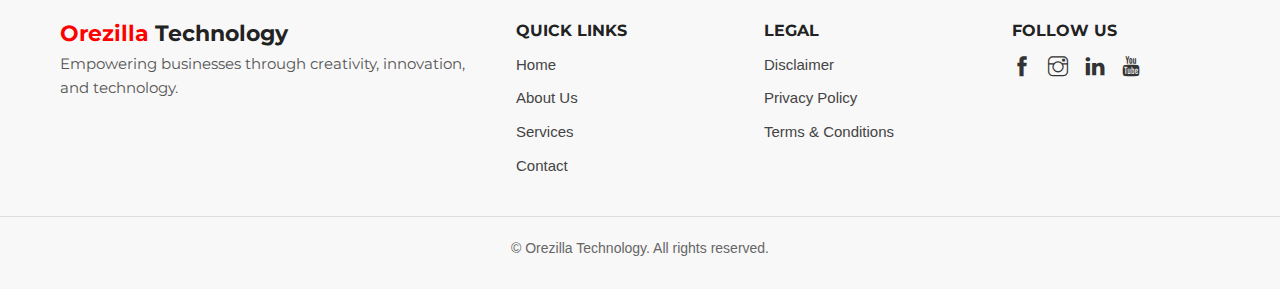
<file: services.html>
<!DOCTYPE html>
<html lang="zxx">
<head>
    <meta charset="utf-8">
    <title>Orezilla Technology | Our Services</title>
    <meta name="viewport" content="width=device-width, initial-scale=1, maximum-scale=1">
    <meta name="theme-name" content="godocs-bulma" />
    <link rel="stylesheet" href="plugins/bulma/bulma.min.css">
    <link rel="stylesheet" href="plugins/themify-icons/themify-icons.css">
    
    <link href="css/style.css" rel="stylesheet">
    <link href="css/style3.css" rel="stylesheet">
    <link rel="shortcut icon" href="images/favicon.ico" type="image/x-icon">
    <link rel="icon" href="images/favicon.ico" type="image/x-icon">
    <link href="https://cdn.jsdelivr.net/npm/aos@2.3.4/dist/aos.css" rel="stylesheet">
</head>

<body>

<nav class="navbar is-sticky-top navigation " role="navigation" aria-label="main navigation" style="padding-top: 41px;">
    <div class="container">

        <div class="navbar-brand pt-2">
            <a class="navbar-item" href="index.html">
                <h5 class="logo"><strong><span style="color: red;">Orezilla</span> Technology</strong></h5>
            </a>

            <a role="button" class="navbar-burger burger" aria-expanded="false" data-target="navbar-links">
                <span aria-hidden="true"></span>
                <span aria-hidden="true"></span>
                <span aria-hidden="true"></span>
            </a>
        </div>

        <div id="navbar-links" class="navbar-menu">
            <div class="navbar-end">
                <a class="navbar-item" href="index.html">Home</a>
                <a class="navbar-item" href="about.html">About Us</a>
                <a class="navbar-item is-active-page" href="services.html">Our Services</a>
                <a class="navbar-item" href="process.html">Process</a>
                
                <div class="navbar-item">
                    <a href="contact.html" class="button is-danger navbar-cta-btn">
                        Contact
                    </a>
                </div>
            </div>
        </div>

    </div>
</nav>
<section class="section  service-hero">
    <div class="container ">
 
                <h2 class="title is-3"  data-aos="fade-up" data-aos-delay="0">
                    Our Services
                </h2>
                <p class="subtitle is-size-5 has-text-grey-dark" data-aos="fade-up" data-aos-delay="100">
                    We combine creative excellence and technical expertise to deliver comprehensive digital solutions.
                </p>

    </div>
</section>

<section class="services">
    <div class="container ">
        <div class="services-row-container">
            
            <div class="service-item-rich" data-aos="zoom-in-up" >
                <div class="columns is-mobile is-vcentered" style=" height: 250px;">
                    <div class="column is-1-desktop is-2-mobile service-number-col">
                        <span class="service-serial">01</span>
                    </div>
                    <div class="column is-3-desktop is-4-mobile service-image-col">
                        <img src="images/detail1.jpg" alt="2D & 3D Animation" class="service-row-image">
                    </div>
                    <div class="column is-8-desktop is-6-mobile service-content-col">
                        <div class="columns is-vcentered is-mobile is-gapless">
                            <div class="column is-8-desktop is-full-mobile pr-5-desktop">
                                <h4 class="title is-4 is-size-5-mobile mb-5">2D & 3D Animation</h3>
                                <p class="subtitle is-6 has-text-grey-dark is-hidden-mobile mt-3">
                                    Transform your ideas into powerful visual stories with our comprehensive 2D & 3D Animation Services. We create high-quality animations that blend creativity, technical precision, and engaging storytelling to help you captivate your audience and communicate your message effectively.
                                </p>
                                
                            </div>
                            <div class="column is-4-desktop is-full-mobile has-text-right-desktop has-text-left-mobile">
                                <a href="#details-01" class="service-arrow-link" data-target="#details-01">View Details <i class="ti-arrow-right"></i></a>
                            </div>
                        </div>
                    </div>
                </div>
            </div> 
            
            <div id="details-01" class="service-details-panel">
                <div class="panel-content">
                    <p class="subtitle is-6 has-text-grey-dark is-hidden-mobile mt-3">
                        From simple, expressive 2D motion graphics to lifelike, immersive 3D environments, our team delivers animations tailored to your brand and project needs. Whether you need content for marketing, product showcases, education, entertainment, or social media, we bring your concepts to life with clarity and impact.
                    </p>
                    <p class="is-size-5 has-text-weight-bold has-text-grey-dark mb-6">Our 2D & 3D Animation services include:</p>
                    <div class="columns is-multiline">
                        <div class="column is-4 service-detail-item">
                            <h4 class="title is-5 is-size-6-mobile">Logo animations & brand visuals</h4>
                            <p class="subtitle is-6">Dynamic 2D animation for explainer videos, titles, and abstract concepts.</p>
                        </div>
                        <div class="column is-4 service-detail-item">
                            <h4 class="title is-5 is-size-6-mobile">3D Modeling & Rendering</h4>
                            <p class="subtitle is-6">High-fidelity 3D assets and photorealistic product visualization.</p>
                        </div>
                        <div class="column is-4 service-detail-item">
                            <h4 class="title is-5 is-size-6-mobile">Character Animation</h4>
                            <p class="subtitle is-6">Bringing characters to life for narratives and marketing campaigns.</p>
                        </div>
                    </div>
                    <div class="has-text-centered mt-4">
                        <button class="button is-small is-danger is-outlined close-panel-btn" data-target="#details-01">Close</button>
                    </div>
                </div>
            </div>

            <div class="service-item-rich" data-aos="zoom-in-up" data-aos-delay="100">
                <div class="columns is-mobile is-vcentered" style=" height: 250px;">
                    <div class="column is-1-desktop is-2-mobile service-number-col">
                        <span class="service-serial">02</span>
                    </div>
                    <div class="column is-3-desktop is-4-mobile service-image-col">
                        <img src="images/detail2.jpg" alt="Explainer Videos" class="service-row-image">
                    </div>
                    <div class="column is-8-desktop is-6-mobile service-content-col">
                        <div class="columns is-vcentered is-mobile is-gapless">
                            <div class="column is-8-desktop is-full-mobile pr-5-desktop">
                                <h3 class="title is-4 is-size-5-mobile mb-2">Explainer Videos</h3>
                                <p class="subtitle is-6 has-text-grey-dark is-hidden-mobile mt-3">
                                    Make your message simple, engaging, and easy to understand with our high-quality Explainer Video Services. We transform complex ideas into compelling visual stories that capture attention and deliver clarity. Whether you want to introduce a product, explain a process, or promote your brand, our explainer videos help you communicate with impact.
                                </p>
                            </div>
                            <div class="column is-4-desktop is-full-mobile has-text-right-desktop has-text-left-mobile">
                                <a href="#" class="service-arrow-link" data-target="#details-02">View Details <i class="ti-arrow-right"></i></a>
                            </div>
                        </div>
                    </div>
                </div>
            </div> 

            <div id="details-02" class="service-details-panel">
                <div class="panel-content">
                    <p class="subtitle is-6 has-text-grey-dark is-hidden-mobile mt-3">
                                    We combine creative storytelling, custom graphics, smooth animation, and professional voiceover to create videos that are informative, visually appealing, and perfectly aligned with your goals.
                                </p>
                    <p class="is-size-5 has-text-weight-bold has-text-grey-dark mb-6">Our Explainer Video package covers:</p>
                    <div class="columns is-multiline">
                        <div class="column is-4 service-detail-item">
                            <h4 class="title is-5 is-size-6-mobile">Scriptwriting & Storyboarding</h4>
                            <p class="subtitle is-6">Developing a compelling narrative and visual guide for your video.</p>
                        </div>
                        <div class="column is-4 service-detail-item">
                            <h4 class="title is-5 is-size-6-mobile">Voiceover & Sound Design</h4>
                            <p class="subtitle is-6">Professional voice talent selection and custom sound effects/music.</p>
                        </div>
                        <div class="column is-4 service-detail-item">
                            <h4 class="title is-5 is-size-6-mobile">Style Customization</h4>
                            <p class="subtitle is-6">From whiteboard to 2D motion graphics, we match the style to your brand.</p>
                        </div>
                    </div>
                    <div class="has-text-centered mt-4">
                        <button class="button is-small is-danger is-outlined close-panel-btn" data-target="#details-02">Close</button>
                    </div>
                </div>
            </div>

            <div class="service-item-rich" data-aos="zoom-in-up" data-aos-delay="200">
                <div class="columns is-mobile is-vcentered" style=" height: 250px;">
                    <div class="column is-1-desktop is-2-mobile service-number-col">
                        <span class="service-serial">03</span>
                    </div>
                    <div class="column is-3-desktop is-4-mobile service-image-col">
                        <img src="images/detail3.jpg" alt="Product Animation " class="service-row-image">
                    </div>
                    <div class="column is-8-desktop is-6-mobile service-content-col">
                        <div class="columns is-vcentered is-mobile is-gapless">
                            <div class="column is-8-desktop is-full-mobile pr-5-desktop">
                                <h3 class="title is-4 is-size-5-mobile mb-2">Product Animation</h3>
                                <p class="subtitle is-6 has-text-grey-dark is-hidden-mobile mt-3">
                                   Show your product in action with our high-quality Product Animation services. We create realistic, engaging visuals that highlight key features, functions, and design details, perfect for marketing, presentations, and e-commerce.
                                </p>
                            </div>
                            <div class="column is-4-desktop is-full-mobile has-text-right-desktop has-text-left-mobile">
                                <a href="#" class="service-arrow-link" data-target="#details-03">View Details <i class="ti-arrow-right"></i></a>
                            </div>
                        </div>
                    </div>
                </div>
            </div>
            
            <div id="details-03" class="service-details-panel">
                <div class="panel-content">
                    <p class="subtitle is-6 has-text-grey-dark is-hidden-mobile mt-3">  
                        Bring your product to life with stunning 2D and 3D product animations that clearly demonstrate how it works, what makes it unique, and why customers will love it. Our animations showcase every angle, mechanism, and feature with precision—ideal for product launches, advertising, social media, and online stores.
                    </p>
                    <p class="is-size-5 has-text-weight-bold has-text-grey-dark mb-6">Our Product Animation options:</p>
                    <div class="columns is-multiline">
                        <div class="column is-4 service-detail-item">
                            <h4 class="title is-5 is-size-6-mobile">3D Product Visualization</h4>
                            <p class="subtitle is-6">Creating realistic, interactive 3D models for marketing or training.</p>
                        </div>
                        <div class="column is-4 service-detail-item">
                            <h4 class="title is-5 is-size-6-mobile">Feature Breakdown Videos</h4>
                            <p class="subtitle is-6">Animated videos highlighting key components and benefits of your product.</p>
                        </div>
                        <div class="column is-4 service-detail-item">
                            <h4 class="title is-5 is-size-6-mobile">Manufacturing Process Demos</h4>
                            <p class="subtitle is-6">Visualizing complex internal workings or assembly steps clearly.</p>
                        </div>
                    </div>
                    <div class="has-text-centered mt-4">
                        <button class="button is-small is-danger is-outlined close-panel-btn" data-target="#details-03">Close</button>
                    </div>
                </div>
            </div>
            
            <div class="service-item-rich" data-aos="zoom-in-up" data-aos-delay="200">
                <div class="columns is-mobile is-vcentered" style=" height: 250px;">
                    <div class="column is-1-desktop is-2-mobile service-number-col">
                        <span class="service-serial">04</span>
                    </div>
                    <div class="column is-3-desktop is-4-mobile service-image-col">
                        <img src="images/service4.jpg" alt="Engineering And Architectural Visualizations" class="service-row-image">
                    </div>
                    <div class="column is-8-desktop is-6-mobile service-content-col">
                        <div class="columns is-vcentered is-mobile is-gapless">
                            <div class="column is-8-desktop is-full-mobile pr-5-desktop">
                                <h3 class="title is-4 is-size-5-mobile mb-2">Engineering And Architectural Visualizations</h3>
                                <p class="subtitle is-6 has-text-grey-dark is-hidden-mobile mt-3">
                                    Visualize your designs before construction with our immersive Engineering & Architectural Visualizations, including realistic 3D models, walkthroughs, and technical simulations.
                                </p>
                            </div>
                            <div class="column is-4-desktop is-full-mobile has-text-right-desktop has-text-left-mobile">
                                <a href="#" class="service-arrow-link" data-target="#details-04">View Details <i class="ti-arrow-right"></i></a>
                            </div>
                        </div>
                    </div>
                </div>
            </div>

            <div id="details-04" class="service-details-panel">
                <div class="panel-content">
                    <p class="subtitle is-6 has-text-grey-dark is-hidden-mobile mt-3">      Our Engineering and Architectural Visualization Services transform concepts and blueprints into photorealistic 3D representations. From interior and exterior walkthroughs to detailed engineering models, we help architects, engineers, and developers communicate ideas clearly for planning, approvals, and presentations.             </p>
                    <p class="is-size-5 has-text-weight-bold has-text-grey-dark mb-6">Focus areas in Visualization:</p>
                    <div class="columns is-multiline">
                        <div class="column is-4 service-detail-item">
                            <h4 class="title is-5 is-size-6-mobile">3D Architectural Renders</h4>
                            <p class="subtitle is-6">Exterior and interior photorealistic images for pre-construction marketing.</p>
                        </div>
                        <div class="column is-4 service-detail-item">
                            <h4 class="title is-5 is-size-6-mobile">Engineering Simulations</h4>
                            <p class="subtitle is-6">Demonstrating functionality, safety, and complex system interactions.</p>
                        </div>
                        <div class="column is-4 service-detail-item">
                            <h4 class="title is-5 is-size-6-mobile">Virtual Reality Tours</h4>
                            <p class="subtitle is-6">Immersive VR experiences for property walkthroughs and site inspections.</p>
                        </div>
                    </div>
                    <div class="has-text-centered mt-4">
                        <button class="button is-small is-danger is-outlined close-panel-btn" data-target="#details-04">Close</button>
                    </div>
                </div>
            </div>
            
            <div class="service-item-rich" data-aos="zoom-in-up" data-aos-delay="200">
                <div class="columns is-mobile is-vcentered" style=" height: 250px;">
                    <div class="column is-1-desktop is-2-mobile service-number-col">
                        <span class="service-serial">05</span>
                    </div>
                    <div class="column is-3-desktop is-4-mobile service-image-col">
                        <img src="images/service5.jpg" alt="Hybrid & Mixed Media Animation" class="service-row-image">
                    </div>
                    <div class="column is-8-desktop is-6-mobile service-content-col">
                        <div class="columns is-vcentered is-mobile is-gapless">
                            <div class="column is-8-desktop is-full-mobile pr-5-desktop">
                                <h3 class="title is-4 is-size-5-mobile mb-2">Hybrid & Mixed Media Animation</h3>
                                <p class="subtitle is-6 has-text-grey-dark is-hidden-mobile mt-3">
                                    Create dynamic, modern visuals with Hybrid and Mixed Media Animation, blending 2D, 3D, live action, motion graphics, and VFX for a unique storytelling style.
                                </p>
                            </div>
                            <div class="column is-4-desktop is-full-mobile has-text-right-desktop has-text-left-mobile">
                                <a href="#" class="service-arrow-link" data-target="#details-05">View Details <i class="ti-arrow-right"></i></a>
                            </div>
                        </div>
                    </div>
                </div>
            </div>
            
            <div id="details-05" class="service-details-panel">
                <div class="panel-content">
                    <p class="subtitle is-6 has-text-grey-dark is-hidden-mobile mt-3">
                        Our Hybrid & Mixed Media Animation Services combine animation techniques such as 2D, 3D, stop-motion, live footage, and digital effects to deliver visually striking content. Perfect for ads, brand stories, and social media, this mixed approach gives your message a fresh, creative, and memorable look.
                    </p>
                    <p class="is-size-5 has-text-weight-bold has-text-grey-dark mb-6">Mixed Media Techniques:</p>
                    <div class="columns is-multiline">
                        <div class="column is-4" >
                            <h4 class="title is-5 is-size-6-mobile">2D Overlay on Video</h4>
                            <p class="subtitle is-6">Adding fun graphics and text to existing live-action footage.</p>
                        </div>
                        <div class="column is-4 service-detail-item">
                            <h4 class="title is-5 is-size-6-mobile">3D Compositing</h4>
                            <p class="subtitle is-6">Seamlessly integrating 3D elements into real-world video environments.</p>
                        </div>
                        <div class="column is-4 service-detail-item">
                            <h4 class="title is-5 is-size-6-mobile">Stop-Motion Hybrids</h4>
                            <p class="subtitle is-6">Creative blend of traditional stop-motion with digital effects.</p>
                        </div>
                    </div>
                    <div class="has-text-centered mt-4">
                        <button class="button is-small is-danger is-outlined close-panel-btn" data-target="#details-05">Close</button>
                    </div>
                </div>
            </div>

            <div class="service-item-rich" data-aos="zoom-in-up" data-aos-delay="200">
                <div class="columns is-mobile is-vcentered" style=" height: 250px;">
                    <div class="column is-1-desktop is-2-mobile service-number-col">
                        <span class="service-serial">06</span>
                    </div>
                    <div class="column is-3-desktop is-4-mobile service-image-col">
                        <img src="images/detail6.jpg" alt="Healthcare Animation" class="service-row-image">
                    </div>
                    <div class="column is-8-desktop is-6-mobile service-content-col">
                        <div class="columns is-vcentered is-mobile is-gapless">
                            <div class="column is-8-desktop is-full-mobile pr-5-desktop">
                                <h3 class="title is-4 is-size-5-mobile mb-2">Healthcare Animation</h3>
                                <p class="subtitle is-6 has-text-grey-dark is-hidden-mobile mt-3">
                                    Explain medical concepts with clarity through our accurate, educational Healthcare Animation Services designed for medical professionals, patients, and educators.
                                </p>
                            </div>
                            <div class="column is-4-desktop is-full-mobile has-text-right-desktop has-text-left-mobile">
                                <a href="#" class="service-arrow-link" data-target="#details-06">View Details <i class="ti-arrow-right"></i></a>
                            </div>
                        </div>
                    </div>
                </div>
            </div>

            <div id="details-06" class="service-details-panel">
                <div class="panel-content">
                    <p class="subtitle is-6 has-text-grey-dark is-hidden-mobile mt-3">          
                    We specialize in producing scientifically accurate Healthcare Animations that simplify complex medical procedures, anatomy, and pharmaceutical mechanisms. Ideal for hospitals, biotech companies, medical training, and patient education, our animations enhance understanding and improve communication.    
                    </p>
                    <p class="is-size-5 has-text-weight-bold has-text-grey-dark mb-6">Applications in Healthcare:</p>
                    <div class="columns is-multiline">
                        <div class="column is-4 service-detail-item">
                            <h4 class="title is-5 is-size-6-mobile">Mechanism of Action (MOA)</h4>
                            <p class="subtitle is-6">Animations detailing how a drug or treatment works at a cellular level.</p>
                        </div>
                        <div class="column is-4 service-detail-item">
                            <h4 class="title is-5 is-size-6-mobile">Surgical & Training Videos</h4>
                            <p class="subtitle is-6">Detailed visualizations for professional medical education and procedures.</p>
                        </div>
                        <div class="column is-4 service-detail-item">
                            <h4 class="title is-5 is-size-6-mobile">Patient Education</h4>
                            <p class="subtitle is-6">Easy-to-understand animations explaining conditions and treatments to patients.</p>
                        </div>
                    </div>
                    <div class="has-text-centered mt-4">
                        <button class="button is-small is-danger is-outlined close-panel-btn" data-target="#details-06">Close</button>
                    </div>
                </div>
            </div>

            <div class="service-item-rich" data-aos="zoom-in-up" data-aos-delay="200">
                <div class="columns is-mobile is-vcentered" style=" height: 250px;">
                    <div class="column is-1-desktop is-2-mobile service-number-col">
                        <span class="service-serial">07</span>
                    </div>
                    <div class="column is-3-desktop is-4-mobile service-image-col">
                        <img src="images/service7.jpg" alt="Web Development" class="service-row-image">
                    </div>
                    <div class="column is-8-desktop is-6-mobile service-content-col">
                        <div class="columns is-vcentered is-mobile is-gapless">
                            <div class="column is-8-desktop is-full-mobile pr-5-desktop">
                                <h3 class="title is-4 is-size-5-mobile mb-2">Web Development</h3>
                                <p class="subtitle is-6 has-text-grey-dark is-hidden-mobile mt-3">
                                    Build a strong online presence with our Web Development Services, offering responsive, modern, and user-friendly websites for businesses of all sizes.
                                </p>
                            </div>
                            <div class="column is-4-desktop is-full-mobile has-text-right-desktop has-text-left-mobile">
                                <a href="#" class="service-arrow-link" data-target="#details-07">View Details <i class="ti-arrow-right"></i></a>
                            </div>
                        </div>
                    </div>
                </div>
            </div>

            <div id="details-07" class="service-details-panel">
                <div class="panel-content">
                    <p class="subtitle is-6 has-text-grey-dark is-hidden-mobile mt-3">
                        Our Web Development Services deliver high-performance websites tailored to your brand’s goals. From corporate sites and e-commerce platforms to custom web applications, we focus on clean UI, smooth functionality, mobile responsiveness, and SEO-friendly structure to ensure a powerful digital experience.
                    </p>
                    <p class="is-size-5 has-text-weight-bold has-text-grey-dark mb-6">Web & App Specialties:</p>
                    <div class="columns is-multiline">
                        <div class="column is-4 service-detail-item">
                            <h4 class="title is-5 is-size-6-mobile">Custom Websites (CMS/E-commerce)</h4>
                            <p class="subtitle is-6">Creating dynamic sites using platforms like WordPress, Shopify, or custom back-ends.</p>
                        </div>
                        <div class="column is-4 service-detail-item">
                            <h4 class="title is-5 is-size-6-mobile">Full-Stack Application Development</h4>
                            <p class="subtitle is-6">Building robust front-end (React/Vue) and back-end (Node/Python) applications.</p>
                        </div>
                        <div class="column is-4 service-detail-item">
                            <h4 class="title is-5 is-size-6-mobile">Mobile-First Design</h4>
                            <p class="subtitle is-6">Ensuring optimal user experience and performance on all screen sizes.</p>
                        </div>
                    </div>
                    <div class="has-text-centered mt-4">
                        <button class="button is-small is-danger is-outlined close-panel-btn" data-target="#details-07">Close</button>
                    </div>
                </div>
            </div>
            
            <div class="service-item-rich" data-aos="zoom-in-up" data-aos-delay="200">
                <div class="columns is-mobile is-vcentered" style=" height: 250px;">
                    <div class="column is-1-desktop is-2-mobile service-number-col">
                        <span class="service-serial">08</span>
                    </div>
                    <div class="column is-3-desktop is-4-mobile service-image-col">
                        <img src="images/service8.jpg" alt="SEO" class="service-row-image">
                    </div>
                    <div class="column is-8-desktop is-6-mobile service-content-col">
                        <div class="columns is-vcentered is-mobile is-gapless">
                            <div class="column is-8-desktop is-full-mobile pr-5-desktop">
                                <h3 class="title is-4 is-size-5-mobile mb-2">SEO</h3>
                                <p class="subtitle is-6 has-text-grey-dark is-hidden-mobile mt-3">
                                    Improve your online visibility and attract targeted traffic with our effective SEO Services, built on proven strategies and smart optimizations.
                                </p>
                            </div>
                            <div class="column is-4-desktop is-full-mobile has-text-right-desktop has-text-left-mobile">
                                <a href="#" class="service-arrow-link" data-target="#details-08">View Details <i class="ti-arrow-right"></i></a>
                            </div>
                        </div>
                    </div>
                </div>
            </div>

            <div id="details-08" class="service-details-panel">
                <div class="panel-content">
                    <p class="subtitle is-6 has-text-grey-dark is-hidden-mobile mt-3">
                        Our comprehensive SEO Services enhance your search engine ranking through keyword research, technical optimization, on-page improvements, content strategy, and performance tracking. We help you boost traffic, increase conversions, and grow your brand with long-term organic results.
                    </p>
                    <p class="is-size-5 has-text-weight-bold has-text-grey-dark mb-6">Our SEO services focus on:</p>
                    <div class="columns is-multiline">
                        <div class="column is-4 service-detail-item">
                            <h4 class="title is-5 is-size-6-mobile">Technical SEO</h4>
                            <p class="subtitle is-6">Optimizing site speed, structure, and crawlability for search engines.</p>
                        </div>
                        <div class="column is-4 service-detail-item">
                            <h4 class="title is-5 is-size-6-mobile">Content Strategy</h4>
                            <p class="subtitle is-6">Targeted keyword research and content gap analysis for high-ranking pages.</p>
                        </div>
                        <div class="column is-4 service-detail-item">
                            <h4 class="title is-5 is-size-6-mobile">Link Building</h4>
                            <p class="subtitle is-6">Acquiring high-quality backlinks to increase domain authority and trust.</p>
                        </div>
                    </div>
                    <div class="has-text-centered mt-4">
                        <button class="button is-small is-danger is-outlined close-panel-btn" data-target="#details-08">Close</button>
                    </div>
                </div>
            </div>

            <div class="service-item-rich" data-aos="zoom-in-up" data-aos-delay="200">
                <div class="columns is-mobile is-vcentered" style=" height: 250px;">
                    <div class="column is-1-desktop is-2-mobile service-number-col">
                        <span class="service-serial">09</span>
                    </div>
                    <div class="column is-3-desktop is-4-mobile service-image-col">
                        <img src="images/service9.jpg" alt="UI/ UX Design" class="service-row-image">
                    </div>
                    <div class="column is-8-desktop is-6-mobile service-content-col">
                        <div class="columns is-vcentered is-mobile is-gapless">
                            <div class="column is-8-desktop is-full-mobile pr-5-desktop">
                                <h3 class="title is-4 is-size-5-mobile mb-2">UI/ UX Design</h3>
                                <p class="subtitle is-6 has-text-grey-dark is-hidden-mobile mt-3">
                                    Deliver intuitive and beautiful digital experiences with our UI/UX Design Services, focused on clarity, functionality, and seamless user flow.
                                </p>
                            </div>
                            <div class="column is-4-desktop is-full-mobile has-text-right-desktop has-text-left-mobile">
                                <a href="#" class="service-arrow-link" data-target="#details-09">View Details <i class="ti-arrow-right"></i></a>
                            </div>
                        </div>
                    </div>
                </div>
            </div>

            <div id="details-09" class="service-details-panel">
                <div class="panel-content">
                    <p class="subtitle is-6 has-text-grey-dark is-hidden-mobile mt-3">
                        Our UI/UX Design Services bring together creativity and usability to craft interfaces that users love. From wireframes and prototypes to full interface designs, we ensure every screen is visually appealing, accessible, and optimized for a smooth user journey and business goals.
                    </p>
                    <p class="is-size-5 has-text-weight-bold has-text-grey-dark mb-6">Our Design Process:</p>
                    <div class="columns is-multiline">
                        <div class="column is-4 service-detail-item">
                            <h4 class="title is-5 is-size-6-mobile">User Research & Testing</h4>
                            <p class="subtitle is-6">Gaining deep user insight through surveys, interviews, and usability tests.</p>
                        </div>
                        <div class="column is-4 service-detail-item">
                            <h4 class="title is-5 is-size-6-mobile">Wireframing & Prototyping</h4>
                            <p class="subtitle is-6">Creating the structure and flow before committing to visual design.</p>
                        </div>
                        <div class="column is-4 service-detail-item">
                            <h4 class="title is-5 is-size-6-mobile">Visual Design & Style Guides</h4>
                            <p class="subtitle is-6">High-fidelity mockups, brand integration, and design system creation.</p>
                        </div>
                    </div>
                    <div class="has-text-centered mt-4">
                        <button class="button is-small is-danger is-outlined close-panel-btn" data-target="#details-09">Close</button>
                    </div>
                </div>
            </div>

            <div class="service-item-rich" data-aos="zoom-in-up" data-aos-delay="200">
                <div class="columns is-mobile is-vcentered " style=" height: 250px;">
                    <div class="column is-1-desktop is-2-mobile service-number-col">
                        <span class="service-serial">10</span>
                    </div>
                    <div class="column is-3-desktop is-4-mobile service-image-col">
                        <img src="images/service10.jpg" alt="Photography and Video Editing" class="service-row-image">
                    </div>
                    <div class="column is-8-desktop is-6-mobile service-content-col">
                        <div class="columns is-vcentered is-mobile is-gapless">
                            <div class="column is-8-desktop is-full-mobile pr-5-desktop">
                                <h3 class="title is-4 is-size-5-mobile mb-2">Photography and Video Editing</h3>
                                <p class="subtitle is-6 has-text-grey-dark is-hidden-mobile mt-3">
                                    Capture and enhance your visual story with our professional Photography & Video Editing services, perfect for branding, events, and promotional content.
                                </p>
                            </div>
                            <div class="column is-4-desktop is-full-mobile has-text-right-desktop has-text-left-mobile">
                                <a href="#" class="service-arrow-link" data-target="#details-10">View Details <i class="ti-arrow-right"></i></a>
                            </div>
                        </div>
                    </div>
                </div>
            </div>

            <div id="details-10" class="service-details-panel">
                <div class="panel-content">
                    <p class="subtitle is-6 has-text-grey-dark is-hidden-mobile mt-3">
                        We provide high-quality Photography and Video Editing services that elevate your content. From product shoots and event coverage to cinematic edits, color correction, motion graphics, and storytelling cuts, we deliver polished visuals that strengthen your brand and engage your audience.
                    </p>
                    <p class="is-size-5 has-text-weight-bold has-text-grey-dark mb-6">Media Production Services:</p>
                    <div class="columns is-multiline">
                        <div class="column is-4 service-detail-item">
                            <h4 class="title is-5 is-size-6-mobile">Commercial Photography</h4>
                            <p class="subtitle is-6">High-quality product, portrait, and corporate event photography.</p>
                        </div>
                        <div class="column is-4 service-detail-item">
                            <h4 class="title is-5 is-size-6-mobile">Advanced Video Editing</h4>
                            <p class="subtitle is-6">Cutting, color grading, visual effects (VFX), and motion tracking.</p>
                        </div>
                        <div class="column is-4 service-detail-item">
                            <h4 class="title is-5 is-size-6-mobile">Corporate Storytelling</h4>
                            <p class="subtitle is-6">Producing compelling corporate videos, interviews, and testimonials.</p>
                        </div>
                    </div>
                    <div class="has-text-centered mt-4">
                        <button class="button is-small is-danger is-outlined close-panel-btn" data-target="#details-10">Close</button>
                    </div>
                </div>
            </div>

            <div class="service-item-rich" data-aos="zoom-in-up" data-aos-delay="200">
                <div class="columns is-mobile is-vcentered" style=" height: 250px;">
                    <div class="column is-1-desktop is-2-mobile service-number-col">
                        <span class="service-serial">11</span>
                    </div>
                    <div class="column is-3-desktop is-4-mobile service-image-col">
                        <img src="images/service11.jpg" alt="Dashboard Creations" class="service-row-image">
                    </div>
                    <div class="column is-8-desktop is-6-mobile service-content-col">
                        <div class="columns is-vcentered is-mobile is-gapless">
                            <div class="column is-8-desktop is-full-mobile pr-5-desktop">
                                <h3 class="title is-4 is-size-5-mobile mb-2">Dashboards Creation</h3>
                                <p class="subtitle is-6 has-text-grey-dark is-hidden-mobile mt-3">
                                    Turn raw data into meaningful insights with our expert Dashboard Creation Services, made using Power BI, Tableau, and other analytics tools.
                                </p>
                            </div>
                            <div class="column is-4-desktop is-full-mobile has-text-right-desktop has-text-left-mobile">
                                <a href="#" class="service-arrow-link" data-target="#details-11">View Details <i class="ti-arrow-right"></i></a>
                            </div>
                        </div>
                    </div>
                </div>
            </div>

            <div id="details-11" class="service-details-panel">
                <div class="panel-content">
                    <p class="subtitle is-6 has-text-grey-dark is-hidden-mobile mt-3">
                        Our Dashboard Creation Services help organizations visualize KPIs and performance metrics clearly and interactively. We design custom dashboards that make data easy to understand, enabling smarter decisions, real-time monitoring, and improved business strategy.
                    </p>
                    <p class="is-size-5 has-text-weight-bold has-text-grey-dark mb-6">Our Dashboard Capabilities:</p>
                    <div class="columns is-multiline">
                        <div class="column is-4 service-detail-item">
                            <h4 class="title is-5 is-size-6-mobile">Business Intelligence (BI)</h4>
                            <p class="subtitle is-6">Creating analytical dashboards using tools like Tableau, Power BI, or custom D3.js solutions.</p>
                        </div>
                        <div class="column is-4 service-detail-item">
                            <h4 class="title is-5 is-size-6-mobile">Real-time Data Visualization</h4>
                            <p class="subtitle is-6">Designing dashboards for monitoring live metrics and KPIs effectively.</p>
                        </div>
                        <div class="column is-4 service-detail-item">
                            <h4 class="title is-5 is-size-6-mobile">UX for Data</h4>
                            <p class="subtitle is-6">Focusing on visual hierarchy and interactivity for effortless data consumption.</p>
                        </div>
                    </div>
                    <div class="has-text-centered mt-4">
                        <button class="button is-small is-danger is-outlined close-panel-btn" data-target="#details-11">Close</button>
                    </div>
                </div>
            </div>

            <div class="service-item-rich" data-aos="zoom-in-up" data-aos-delay="200">
                <div class="columns is-mobile is-vcentered" style=" height: 250px;">
                    <div class="column is-1-desktop is-2-mobile service-number-col">
                        <span class="service-serial">12</span>
                    </div>
                    <div class="column is-3-desktop is-4-mobile service-image-col">
                        <img src="images/service12.jpg" alt="Graphics Design" class="service-row-image">
                    </div>
                    <div class="column is-8-desktop is-6-mobile service-content-col">
                        <div class="columns is-vcentered is-mobile is-gapless">
                            <div class="column is-8-desktop is-full-mobile pr-5-desktop">
                                <h3 class="title is-4 is-size-5-mobile mb-2">Graphics Design</h3>
                                <p class="subtitle is-6 has-text-grey-dark is-hidden-mobile mt-3">
                                    Enhance your brand identity with our creative Graphic Design Services, including logos, marketing materials, and digital graphics.
                                </p>
                            </div>
                            <div class="column is-4-desktop is-full-mobile has-text-right-desktop has-text-left-mobile">
                                <a href="#" class="service-arrow-link" data-target="#details-12">View Details <i class="ti-arrow-right"></i></a>
                            </div>
                        </div>
                    </div>
                </div>
            </div>

            <div id="details-12" class="service-details-panel">
                <div class="panel-content">
                    <p class="subtitle is-6 has-text-grey-dark is-hidden-mobile mt-3">
                        Our Graphic Design Services combine creativity and strategy to deliver striking visuals that communicate your brand’s message effectively. From logo design and branding to brochures, posters, social media graphics, and print materials, we design content that stands out and leaves a lasting impression.
                    </p>
                    <p class="is-size-5 has-text-weight-bold has-text-grey-dark mb-6">Graphics Design includes:</p>
                    <div class="columns is-multiline">
                        <div class="column is-4 service-detail-item">
                            <h4 class="title is-5 is-size-6-mobile">Branding & Logo Design</h4>
                            <p class="subtitle is-6">Developing complete visual identities and memorable logo marks.</p>
                        </div>
                        <div class="column is-4 service-detail-item">
                            <h4 class="title is-5 is-size-6-mobile">Marketing Collateral</h4>
                            <p class="subtitle is-6">Designing flyers, brochures, presentation decks, and social media assets.</p>
                        </div>
                        <div class="column is-4 service-detail-item">
                            <h4 class="title is-5 is-size-6-mobile">Infographics & Data Visualization</h4>
                            <p class="subtitle is-6">Translating complex data into clear, visually engaging static graphics.</p>
                        </div>
                    </div>
                    <div class="has-text-centered mt-4">
                        <button class="button is-small is-danger is-outlined close-panel-btn" data-target="#details-12">Close</button>
                    </div>
                </div>
            </div>
        </div>
    </div>
</section>


<footer class="footer">
    <div class="footer-container">
        <div class="footer-col big">
            <h5 class="brand" style=" padding-bottom: 5px;">
                <span class="red">Orezilla</span> Technology
            </h5>
            <p>
                Empowering businesses through creativity, innovation, and technology.
            </p>
        </div>
        <div class="footer-col">
            <h4>Quick Links</h4>
            <ul>
                <li><a href="#body">Home</a></li>
                <li><a href="#about">About Us</a></li>
                <li><a href="#services">Services</a></li>
                <li><a href="#contact">Contact</a></li>
            </ul>
        </div>
        <div class="footer-col">
            <h4>Legal</h4>
            <ul>
                <li><a href="#">Disclaimer</a></li>
                <li><a href="#">Privacy Policy</a></li>
                <li><a href="#">Terms & Conditions</a></li>
            </ul>
        </div>
        <div class="footer-col">
            <h4>Follow Us</h4>
            <div class="social">
                <a href="#"><i class="footer-icon ti-facebook"></i></a>
                <a href="#"><i class="footer-icon ti-instagram"></i></a>
                <a href="#"><i class="footer-icon ti-linkedin"></i></a>
                <a href="#"><i class="footer-icon ti-youtube"></i></a>
            </div>
        </div>
    </div>
    <hr>
    <div class="copyright">
        © <span id="year"></span> Orezilla Technology. All rights reserved.
    </div>
</footer>

<script>
    document.getElementById("year").textContent = new Date().getFullYear();
</script>
<script src="plugins/jQuery/jquery.min.js"></script>
<script src="plugins/masonry/masonry.min.js"></script>
<script src="plugins/clipboard/clipboard.min.js"></script>
<script src="plugins/match-height/jquery.matchHeight-min.js"></script>
<script src="js/script.js"></script>
<script src="https://cdn.jsdelivr.net/npm/aos@2.3.4/dist/aos.js"></script>
<script>
    AOS.init({
        duration: 1000,
        once: true
    });
</script>
<script>
document.addEventListener('DOMContentLoaded', () => {
    const $navbarBurgers = Array.prototype.slice.call(document.querySelectorAll('.navbar-burger'), 0);
    if ($navbarBurgers.length > 0) {
        $navbarBurgers.forEach( el => {
            el.addEventListener('click', () => {
                const target = el.dataset.target;
                const $target = document.getElementById(target);
                el.classList.toggle('is-active');
                if ($target) {
                    $target.classList.toggle('is-active');
                }
            });
        });
    }
});
</script>

</body>
=======
<!DOCTYPE html>
<html lang="zxx">
<head>
    <meta charset="utf-8">
    <title>Orezilla Technology | Our Services</title>
    <meta name="viewport" content="width=device-width, initial-scale=1, maximum-scale=1">
    <meta name="theme-name" content="godocs-bulma" />
    <link rel="stylesheet" href="plugins/bulma/bulma.min.css">
    <link rel="stylesheet" href="plugins/themify-icons/themify-icons.css">
    
    <link href="css/style.css" rel="stylesheet">
    <link href="css/style3.css" rel="stylesheet">
    <link rel="shortcut icon" href="images/favicon.ico" type="image/x-icon">
    <link rel="icon" href="images/favicon.ico" type="image/x-icon">
    <link href="https://cdn.jsdelivr.net/npm/aos@2.3.4/dist/aos.css" rel="stylesheet">
</head>

<body>

<nav class="navbar is-sticky-top navigation " role="navigation" aria-label="main navigation" style="padding-top: 41px;">
    <div class="container">

        <div class="navbar-brand pt-2">
            <a class="navbar-item" href="index.html">
                <h5 class="logo"><strong><span style="color: red;">Orezilla</span> Technology</strong></h5>
            </a>

            <a role="button" class="navbar-burger burger" aria-expanded="false" data-target="navbar-links">
                <span aria-hidden="true"></span>
                <span aria-hidden="true"></span>
                <span aria-hidden="true"></span>
            </a>
        </div>

        <div id="navbar-links" class="navbar-menu">
            <div class="navbar-end">
                <a class="navbar-item" href="index.html">Home</a>
                <a class="navbar-item" href="about.html">About Us</a>
                <a class="navbar-item is-active-page" href="services.html">Our Services</a>
                <a class="navbar-item" href="projects.html">Projects</a>
                
                <div class="navbar-item">
                    <a href="contact.html" class="button is-danger navbar-cta-btn">
                        Contact
                    </a>
                </div>
            </div>
        </div>

    </div>
</nav>
<section class="section  service-hero">
    <div class="container ">
 
                <h2 class="title is-3"  data-aos="fade-up" data-aos-delay="0">
                    Our Services
                </h2>
                <p class="subtitle is-size-5 has-text-grey-dark" data-aos="fade-up" data-aos-delay="100">
                    We combine creative excellence and technical expertise to deliver comprehensive digital solutions.
                </p>

    </div>
</section>

<section class="services">
    <div class="container ">
        <div class="services-row-container">
            
            <div class="service-item-rich" data-aos="zoom-in-up" >
                <div class="columns is-mobile is-vcentered" style=" height: 250px;">
                    <div class="column is-1-desktop is-2-mobile service-number-col">
                        <span class="service-serial">01</span>
                    </div>
                    <div class="column is-3-desktop is-4-mobile service-image-col">
                        <img src="images/service1.jpg" alt="2D & 3D Animation" class="service-row-image">
                    </div>
                    <div class="column is-8-desktop is-6-mobile service-content-col">
                        <div class="columns is-vcentered is-mobile is-gapless">
                            <div class="column is-8-desktop is-full-mobile pr-5-desktop">
                                <h4 class="title is-4 is-size-5-mobile mb-5">2D & 3D Animation</h3>
                                <p class="subtitle is-6 has-text-grey-dark is-hidden-mobile mt-3">
                                    Transform your ideas into powerful visual stories with our comprehensive 2D & 3D Animation Services. We create high-quality animations that blend creativity, technical precision, and engaging storytelling to help you captivate your audience and communicate your message effectively.
                                </p>
                                
                            </div>
                            <div class="column is-4-desktop is-full-mobile has-text-right-desktop has-text-left-mobile">
                                <a href="#details-01" class="service-arrow-link" data-target="#details-01">View Details <i class="ti-arrow-right"></i></a>
                            </div>
                        </div>
                    </div>
                </div>
            </div> 
            
            <div id="details-01" class="service-details-panel">
                <div class="panel-content">
                    <p class="subtitle is-6 has-text-grey-dark is-hidden-mobile mt-3">
                        From simple, expressive 2D motion graphics to lifelike, immersive 3D environments, our team delivers animations tailored to your brand and project needs. Whether you need content for marketing, product showcases, education, entertainment, or social media, we bring your concepts to life with clarity and impact.
                    </p>
                    <p class="is-size-5 has-text-weight-bold has-text-grey-dark mb-6">Our 2D & 3D Animation services include:</p>
                    <div class="columns is-multiline">
                        <div class="column is-4 service-detail-item">
                            <h4 class="title is-5 is-size-6-mobile">Logo animations & brand visuals</h4>
                            <p class="subtitle is-6">Dynamic 2D animation for explainer videos, titles, and abstract concepts.</p>
                        </div>
                        <div class="column is-4 service-detail-item">
                            <h4 class="title is-5 is-size-6-mobile">3D Modeling & Rendering</h4>
                            <p class="subtitle is-6">High-fidelity 3D assets and photorealistic product visualization.</p>
                        </div>
                        <div class="column is-4 service-detail-item">
                            <h4 class="title is-5 is-size-6-mobile">Character Animation</h4>
                            <p class="subtitle is-6">Bringing characters to life for narratives and marketing campaigns.</p>
                        </div>
                    </div>
                    <div class="has-text-centered mt-4">
                        <button class="button is-small is-danger is-outlined close-panel-btn" data-target="#details-01">Close</button>
                    </div>
                </div>
            </div>

            <div class="service-item-rich" data-aos="zoom-in-up" data-aos-delay="100">
                <div class="columns is-mobile is-vcentered" style=" height: 250px;">
                    <div class="column is-1-desktop is-2-mobile service-number-col">
                        <span class="service-serial">02</span>
                    </div>
                    <div class="column is-3-desktop is-4-mobile service-image-col">
                        <img src="images/service2.jpg" alt="Explainer Videos" class="service-row-image">
                    </div>
                    <div class="column is-8-desktop is-6-mobile service-content-col">
                        <div class="columns is-vcentered is-mobile is-gapless">
                            <div class="column is-8-desktop is-full-mobile pr-5-desktop">
                                <h3 class="title is-4 is-size-5-mobile mb-2">Explainer Videos</h3>
                                <p class="subtitle is-6 has-text-grey-dark is-hidden-mobile mt-3">
                                    Make your message simple, engaging, and easy to understand with our high-quality Explainer Video Services. We transform complex ideas into compelling visual stories that capture attention and deliver clarity. Whether you want to introduce a product, explain a process, or promote your brand, our explainer videos help you communicate with impact.
                                </p>
                            </div>
                            <div class="column is-4-desktop is-full-mobile has-text-right-desktop has-text-left-mobile">
                                <a href="#" class="service-arrow-link" data-target="#details-02">View Details <i class="ti-arrow-right"></i></a>
                            </div>
                        </div>
                    </div>
                </div>
            </div> 

            <div id="details-02" class="service-details-panel">
                <div class="panel-content">
                    <p class="subtitle is-6 has-text-grey-dark is-hidden-mobile mt-3">
                                    We combine creative storytelling, custom graphics, smooth animation, and professional voiceover to create videos that are informative, visually appealing, and perfectly aligned with your goals.
                                </p>
                    <p class="is-size-5 has-text-weight-bold has-text-grey-dark mb-6">Our Explainer Video package covers:</p>
                    <div class="columns is-multiline">
                        <div class="column is-4 service-detail-item">
                            <h4 class="title is-5 is-size-6-mobile">Scriptwriting & Storyboarding</h4>
                            <p class="subtitle is-6">Developing a compelling narrative and visual guide for your video.</p>
                        </div>
                        <div class="column is-4 service-detail-item">
                            <h4 class="title is-5 is-size-6-mobile">Voiceover & Sound Design</h4>
                            <p class="subtitle is-6">Professional voice talent selection and custom sound effects/music.</p>
                        </div>
                        <div class="column is-4 service-detail-item">
                            <h4 class="title is-5 is-size-6-mobile">Style Customization</h4>
                            <p class="subtitle is-6">From whiteboard to 2D motion graphics, we match the style to your brand.</p>
                        </div>
                    </div>
                    <div class="has-text-centered mt-4">
                        <button class="button is-small is-danger is-outlined close-panel-btn" data-target="#details-02">Close</button>
                    </div>
                </div>
            </div>

            <div class="service-item-rich" data-aos="zoom-in-up" data-aos-delay="200">
                <div class="columns is-mobile is-vcentered" style=" height: 250px;">
                    <div class="column is-1-desktop is-2-mobile service-number-col">
                        <span class="service-serial">03</span>
                    </div>
                    <div class="column is-3-desktop is-4-mobile service-image-col">
                        <img src="images/service3.jpg" alt="Product Animation " class="service-row-image">
                    </div>
                    <div class="column is-8-desktop is-6-mobile service-content-col">
                        <div class="columns is-vcentered is-mobile is-gapless">
                            <div class="column is-8-desktop is-full-mobile pr-5-desktop">
                                <h3 class="title is-4 is-size-5-mobile mb-2">Product Animation</h3>
                                <p class="subtitle is-6 has-text-grey-dark is-hidden-mobile mt-3">
                                   Show your product in action with our high-quality Product Animation services. We create realistic, engaging visuals that highlight key features, functions, and design details, perfect for marketing, presentations, and e-commerce.
                                </p>
                            </div>
                            <div class="column is-4-desktop is-full-mobile has-text-right-desktop has-text-left-mobile">
                                <a href="#" class="service-arrow-link" data-target="#details-03">View Details <i class="ti-arrow-right"></i></a>
                            </div>
                        </div>
                    </div>
                </div>
            </div>
            
            <div id="details-03" class="service-details-panel">
                <div class="panel-content">
                    <p class="subtitle is-6 has-text-grey-dark is-hidden-mobile mt-3">  
                        Bring your product to life with stunning 2D and 3D product animations that clearly demonstrate how it works, what makes it unique, and why customers will love it. Our animations showcase every angle, mechanism, and feature with precision—ideal for product launches, advertising, social media, and online stores.
                    </p>
                    <p class="is-size-5 has-text-weight-bold has-text-grey-dark mb-6">Our Product Animation options:</p>
                    <div class="columns is-multiline">
                        <div class="column is-4 service-detail-item">
                            <h4 class="title is-5 is-size-6-mobile">3D Product Visualization</h4>
                            <p class="subtitle is-6">Creating realistic, interactive 3D models for marketing or training.</p>
                        </div>
                        <div class="column is-4 service-detail-item">
                            <h4 class="title is-5 is-size-6-mobile">Feature Breakdown Videos</h4>
                            <p class="subtitle is-6">Animated videos highlighting key components and benefits of your product.</p>
                        </div>
                        <div class="column is-4 service-detail-item">
                            <h4 class="title is-5 is-size-6-mobile">Manufacturing Process Demos</h4>
                            <p class="subtitle is-6">Visualizing complex internal workings or assembly steps clearly.</p>
                        </div>
                    </div>
                    <div class="has-text-centered mt-4">
                        <button class="button is-small is-danger is-outlined close-panel-btn" data-target="#details-03">Close</button>
                    </div>
                </div>
            </div>
            
            <div class="service-item-rich" data-aos="zoom-in-up" data-aos-delay="200">
                <div class="columns is-mobile is-vcentered" style=" height: 250px;">
                    <div class="column is-1-desktop is-2-mobile service-number-col">
                        <span class="service-serial">04</span>
                    </div>
                    <div class="column is-3-desktop is-4-mobile service-image-col">
                        <img src="images/service4.jpg" alt="Engineering And Architectural Visualizations" class="service-row-image">
                    </div>
                    <div class="column is-8-desktop is-6-mobile service-content-col">
                        <div class="columns is-vcentered is-mobile is-gapless">
                            <div class="column is-8-desktop is-full-mobile pr-5-desktop">
                                <h3 class="title is-4 is-size-5-mobile mb-2">Engineering And Architectural Visualizations</h3>
                                <p class="subtitle is-6 has-text-grey-dark is-hidden-mobile mt-3">
                                    Visualize your designs before construction with our immersive Engineering & Architectural Visualizations, including realistic 3D models, walkthroughs, and technical simulations.
                                </p>
                            </div>
                            <div class="column is-4-desktop is-full-mobile has-text-right-desktop has-text-left-mobile">
                                <a href="#" class="service-arrow-link" data-target="#details-04">View Details <i class="ti-arrow-right"></i></a>
                            </div>
                        </div>
                    </div>
                </div>
            </div>

            <div id="details-04" class="service-details-panel">
                <div class="panel-content">
                    <p class="subtitle is-6 has-text-grey-dark is-hidden-mobile mt-3">      Our Engineering and Architectural Visualization Services transform concepts and blueprints into photorealistic 3D representations. From interior and exterior walkthroughs to detailed engineering models, we help architects, engineers, and developers communicate ideas clearly for planning, approvals, and presentations.             </p>
                    <p class="is-size-5 has-text-weight-bold has-text-grey-dark mb-6">Focus areas in Visualization:</p>
                    <div class="columns is-multiline">
                        <div class="column is-4 service-detail-item">
                            <h4 class="title is-5 is-size-6-mobile">3D Architectural Renders</h4>
                            <p class="subtitle is-6">Exterior and interior photorealistic images for pre-construction marketing.</p>
                        </div>
                        <div class="column is-4 service-detail-item">
                            <h4 class="title is-5 is-size-6-mobile">Engineering Simulations</h4>
                            <p class="subtitle is-6">Demonstrating functionality, safety, and complex system interactions.</p>
                        </div>
                        <div class="column is-4 service-detail-item">
                            <h4 class="title is-5 is-size-6-mobile">Virtual Reality Tours</h4>
                            <p class="subtitle is-6">Immersive VR experiences for property walkthroughs and site inspections.</p>
                        </div>
                    </div>
                    <div class="has-text-centered mt-4">
                        <button class="button is-small is-danger is-outlined close-panel-btn" data-target="#details-04">Close</button>
                    </div>
                </div>
            </div>
            
            <div class="service-item-rich" data-aos="zoom-in-up" data-aos-delay="200">
                <div class="columns is-mobile is-vcentered" style=" height: 250px;">
                    <div class="column is-1-desktop is-2-mobile service-number-col">
                        <span class="service-serial">05</span>
                    </div>
                    <div class="column is-3-desktop is-4-mobile service-image-col">
                        <img src="images/service5.jpg" alt="Hybrid & Mixed Media Animation" class="service-row-image">
                    </div>
                    <div class="column is-8-desktop is-6-mobile service-content-col">
                        <div class="columns is-vcentered is-mobile is-gapless">
                            <div class="column is-8-desktop is-full-mobile pr-5-desktop">
                                <h3 class="title is-4 is-size-5-mobile mb-2">Hybrid & Mixed Media Animation</h3>
                                <p class="subtitle is-6 has-text-grey-dark is-hidden-mobile mt-3">
                                    Create dynamic, modern visuals with Hybrid and Mixed Media Animation, blending 2D, 3D, live action, motion graphics, and VFX for a unique storytelling style.
                                </p>
                            </div>
                            <div class="column is-4-desktop is-full-mobile has-text-right-desktop has-text-left-mobile">
                                <a href="#" class="service-arrow-link" data-target="#details-05">View Details <i class="ti-arrow-right"></i></a>
                            </div>
                        </div>
                    </div>
                </div>
            </div>
            
            <div id="details-05" class="service-details-panel">
                <div class="panel-content">
                    <p class="subtitle is-6 has-text-grey-dark is-hidden-mobile mt-3">
                        Our Hybrid & Mixed Media Animation Services combine animation techniques such as 2D, 3D, stop-motion, live footage, and digital effects to deliver visually striking content. Perfect for ads, brand stories, and social media, this mixed approach gives your message a fresh, creative, and memorable look.
                    </p>
                    <p class="is-size-5 has-text-weight-bold has-text-grey-dark mb-6">Mixed Media Techniques:</p>
                    <div class="columns is-multiline">
                        <div class="column is-4" >
                            <h4 class="title is-5 is-size-6-mobile">2D Overlay on Video</h4>
                            <p class="subtitle is-6">Adding fun graphics and text to existing live-action footage.</p>
                        </div>
                        <div class="column is-4 service-detail-item">
                            <h4 class="title is-5 is-size-6-mobile">3D Compositing</h4>
                            <p class="subtitle is-6">Seamlessly integrating 3D elements into real-world video environments.</p>
                        </div>
                        <div class="column is-4 service-detail-item">
                            <h4 class="title is-5 is-size-6-mobile">Stop-Motion Hybrids</h4>
                            <p class="subtitle is-6">Creative blend of traditional stop-motion with digital effects.</p>
                        </div>
                    </div>
                    <div class="has-text-centered mt-4">
                        <button class="button is-small is-danger is-outlined close-panel-btn" data-target="#details-05">Close</button>
                    </div>
                </div>
            </div>

            <div class="service-item-rich" data-aos="zoom-in-up" data-aos-delay="200">
                <div class="columns is-mobile is-vcentered" style=" height: 250px;">
                    <div class="column is-1-desktop is-2-mobile service-number-col">
                        <span class="service-serial">06</span>
                    </div>
                    <div class="column is-3-desktop is-4-mobile service-image-col">
                        <img src="images/service6.jpg" alt="Healthcare Animation" class="service-row-image">
                    </div>
                    <div class="column is-8-desktop is-6-mobile service-content-col">
                        <div class="columns is-vcentered is-mobile is-gapless">
                            <div class="column is-8-desktop is-full-mobile pr-5-desktop">
                                <h3 class="title is-4 is-size-5-mobile mb-2">Healthcare Animation</h3>
                                <p class="subtitle is-6 has-text-grey-dark is-hidden-mobile mt-3">
                                    Explain medical concepts with clarity through our accurate, educational Healthcare Animation Services designed for medical professionals, patients, and educators.
                                </p>
                            </div>
                            <div class="column is-4-desktop is-full-mobile has-text-right-desktop has-text-left-mobile">
                                <a href="#" class="service-arrow-link" data-target="#details-06">View Details <i class="ti-arrow-right"></i></a>
                            </div>
                        </div>
                    </div>
                </div>
            </div>

            <div id="details-06" class="service-details-panel">
                <div class="panel-content">
                    <p class="subtitle is-6 has-text-grey-dark is-hidden-mobile mt-3">          
                    We specialize in producing scientifically accurate Healthcare Animations that simplify complex medical procedures, anatomy, and pharmaceutical mechanisms. Ideal for hospitals, biotech companies, medical training, and patient education, our animations enhance understanding and improve communication.    
                    </p>
                    <p class="is-size-5 has-text-weight-bold has-text-grey-dark mb-6">Applications in Healthcare:</p>
                    <div class="columns is-multiline">
                        <div class="column is-4 service-detail-item">
                            <h4 class="title is-5 is-size-6-mobile">Mechanism of Action (MOA)</h4>
                            <p class="subtitle is-6">Animations detailing how a drug or treatment works at a cellular level.</p>
                        </div>
                        <div class="column is-4 service-detail-item">
                            <h4 class="title is-5 is-size-6-mobile">Surgical & Training Videos</h4>
                            <p class="subtitle is-6">Detailed visualizations for professional medical education and procedures.</p>
                        </div>
                        <div class="column is-4 service-detail-item">
                            <h4 class="title is-5 is-size-6-mobile">Patient Education</h4>
                            <p class="subtitle is-6">Easy-to-understand animations explaining conditions and treatments to patients.</p>
                        </div>
                    </div>
                    <div class="has-text-centered mt-4">
                        <button class="button is-small is-danger is-outlined close-panel-btn" data-target="#details-06">Close</button>
                    </div>
                </div>
            </div>

            <div class="service-item-rich" data-aos="zoom-in-up" data-aos-delay="200">
                <div class="columns is-mobile is-vcentered" style=" height: 250px;">
                    <div class="column is-1-desktop is-2-mobile service-number-col">
                        <span class="service-serial">07</span>
                    </div>
                    <div class="column is-3-desktop is-4-mobile service-image-col">
                        <img src="images/service7.jpg" alt="Web Development" class="service-row-image">
                    </div>
                    <div class="column is-8-desktop is-6-mobile service-content-col">
                        <div class="columns is-vcentered is-mobile is-gapless">
                            <div class="column is-8-desktop is-full-mobile pr-5-desktop">
                                <h3 class="title is-4 is-size-5-mobile mb-2">Web Development</h3>
                                <p class="subtitle is-6 has-text-grey-dark is-hidden-mobile mt-3">
                                    Build a strong online presence with our Web Development Services, offering responsive, modern, and user-friendly websites for businesses of all sizes.
                                </p>
                            </div>
                            <div class="column is-4-desktop is-full-mobile has-text-right-desktop has-text-left-mobile">
                                <a href="#" class="service-arrow-link" data-target="#details-07">View Details <i class="ti-arrow-right"></i></a>
                            </div>
                        </div>
                    </div>
                </div>
            </div>

            <div id="details-07" class="service-details-panel">
                <div class="panel-content">
                    <p class="subtitle is-6 has-text-grey-dark is-hidden-mobile mt-3">
                        Our Web Development Services deliver high-performance websites tailored to your brand’s goals. From corporate sites and e-commerce platforms to custom web applications, we focus on clean UI, smooth functionality, mobile responsiveness, and SEO-friendly structure to ensure a powerful digital experience.
                    </p>
                    <p class="is-size-5 has-text-weight-bold has-text-grey-dark mb-6">Web & App Specialties:</p>
                    <div class="columns is-multiline">
                        <div class="column is-4 service-detail-item">
                            <h4 class="title is-5 is-size-6-mobile">Custom Websites (CMS/E-commerce)</h4>
                            <p class="subtitle is-6">Creating dynamic sites using platforms like WordPress, Shopify, or custom back-ends.</p>
                        </div>
                        <div class="column is-4 service-detail-item">
                            <h4 class="title is-5 is-size-6-mobile">Full-Stack Application Development</h4>
                            <p class="subtitle is-6">Building robust front-end (React/Vue) and back-end (Node/Python) applications.</p>
                        </div>
                        <div class="column is-4 service-detail-item">
                            <h4 class="title is-5 is-size-6-mobile">Mobile-First Design</h4>
                            <p class="subtitle is-6">Ensuring optimal user experience and performance on all screen sizes.</p>
                        </div>
                    </div>
                    <div class="has-text-centered mt-4">
                        <button class="button is-small is-danger is-outlined close-panel-btn" data-target="#details-07">Close</button>
                    </div>
                </div>
            </div>
            
            <div class="service-item-rich" data-aos="zoom-in-up" data-aos-delay="200">
                <div class="columns is-mobile is-vcentered" style=" height: 250px;">
                    <div class="column is-1-desktop is-2-mobile service-number-col">
                        <span class="service-serial">08</span>
                    </div>
                    <div class="column is-3-desktop is-4-mobile service-image-col">
                        <img src="images/service8.jpg" alt="SEO" class="service-row-image">
                    </div>
                    <div class="column is-8-desktop is-6-mobile service-content-col">
                        <div class="columns is-vcentered is-mobile is-gapless">
                            <div class="column is-8-desktop is-full-mobile pr-5-desktop">
                                <h3 class="title is-4 is-size-5-mobile mb-2">SEO</h3>
                                <p class="subtitle is-6 has-text-grey-dark is-hidden-mobile mt-3">
                                    Improve your online visibility and attract targeted traffic with our effective SEO Services, built on proven strategies and smart optimizations.
                                </p>
                            </div>
                            <div class="column is-4-desktop is-full-mobile has-text-right-desktop has-text-left-mobile">
                                <a href="#" class="service-arrow-link" data-target="#details-08">View Details <i class="ti-arrow-right"></i></a>
                            </div>
                        </div>
                    </div>
                </div>
            </div>

            <div id="details-08" class="service-details-panel">
                <div class="panel-content">
                    <p class="subtitle is-6 has-text-grey-dark is-hidden-mobile mt-3">
                        Our comprehensive SEO Services enhance your search engine ranking through keyword research, technical optimization, on-page improvements, content strategy, and performance tracking. We help you boost traffic, increase conversions, and grow your brand with long-term organic results.
                    </p>
                    <p class="is-size-5 has-text-weight-bold has-text-grey-dark mb-6">Our SEO services focus on:</p>
                    <div class="columns is-multiline">
                        <div class="column is-4 service-detail-item">
                            <h4 class="title is-5 is-size-6-mobile">Technical SEO</h4>
                            <p class="subtitle is-6">Optimizing site speed, structure, and crawlability for search engines.</p>
                        </div>
                        <div class="column is-4 service-detail-item">
                            <h4 class="title is-5 is-size-6-mobile">Content Strategy</h4>
                            <p class="subtitle is-6">Targeted keyword research and content gap analysis for high-ranking pages.</p>
                        </div>
                        <div class="column is-4 service-detail-item">
                            <h4 class="title is-5 is-size-6-mobile">Link Building</h4>
                            <p class="subtitle is-6">Acquiring high-quality backlinks to increase domain authority and trust.</p>
                        </div>
                    </div>
                    <div class="has-text-centered mt-4">
                        <button class="button is-small is-danger is-outlined close-panel-btn" data-target="#details-08">Close</button>
                    </div>
                </div>
            </div>

            <div class="service-item-rich" data-aos="zoom-in-up" data-aos-delay="200">
                <div class="columns is-mobile is-vcentered" style=" height: 250px;">
                    <div class="column is-1-desktop is-2-mobile service-number-col">
                        <span class="service-serial">09</span>
                    </div>
                    <div class="column is-3-desktop is-4-mobile service-image-col">
                        <img src="images/service9.jpg" alt="UI/ UX Design" class="service-row-image">
                    </div>
                    <div class="column is-8-desktop is-6-mobile service-content-col">
                        <div class="columns is-vcentered is-mobile is-gapless">
                            <div class="column is-8-desktop is-full-mobile pr-5-desktop">
                                <h3 class="title is-4 is-size-5-mobile mb-2">UI/ UX Design</h3>
                                <p class="subtitle is-6 has-text-grey-dark is-hidden-mobile mt-3">
                                    Deliver intuitive and beautiful digital experiences with our UI/UX Design Services, focused on clarity, functionality, and seamless user flow.
                                </p>
                            </div>
                            <div class="column is-4-desktop is-full-mobile has-text-right-desktop has-text-left-mobile">
                                <a href="#" class="service-arrow-link" data-target="#details-09">View Details <i class="ti-arrow-right"></i></a>
                            </div>
                        </div>
                    </div>
                </div>
            </div>

            <div id="details-09" class="service-details-panel">
                <div class="panel-content">
                    <p class="subtitle is-6 has-text-grey-dark is-hidden-mobile mt-3">
                        Our UI/UX Design Services bring together creativity and usability to craft interfaces that users love. From wireframes and prototypes to full interface designs, we ensure every screen is visually appealing, accessible, and optimized for a smooth user journey and business goals.
                    </p>
                    <p class="is-size-5 has-text-weight-bold has-text-grey-dark mb-6">Our Design Process:</p>
                    <div class="columns is-multiline">
                        <div class="column is-4 service-detail-item">
                            <h4 class="title is-5 is-size-6-mobile">User Research & Testing</h4>
                            <p class="subtitle is-6">Gaining deep user insight through surveys, interviews, and usability tests.</p>
                        </div>
                        <div class="column is-4 service-detail-item">
                            <h4 class="title is-5 is-size-6-mobile">Wireframing & Prototyping</h4>
                            <p class="subtitle is-6">Creating the structure and flow before committing to visual design.</p>
                        </div>
                        <div class="column is-4 service-detail-item">
                            <h4 class="title is-5 is-size-6-mobile">Visual Design & Style Guides</h4>
                            <p class="subtitle is-6">High-fidelity mockups, brand integration, and design system creation.</p>
                        </div>
                    </div>
                    <div class="has-text-centered mt-4">
                        <button class="button is-small is-danger is-outlined close-panel-btn" data-target="#details-09">Close</button>
                    </div>
                </div>
            </div>

            <div class="service-item-rich" data-aos="zoom-in-up" data-aos-delay="200">
                <div class="columns is-mobile is-vcentered " style=" height: 250px;">
                    <div class="column is-1-desktop is-2-mobile service-number-col">
                        <span class="service-serial">10</span>
                    </div>
                    <div class="column is-3-desktop is-4-mobile service-image-col">
                        <img src="images/service10.jpg" alt="Photography and Video Editing" class="service-row-image">
                    </div>
                    <div class="column is-8-desktop is-6-mobile service-content-col">
                        <div class="columns is-vcentered is-mobile is-gapless">
                            <div class="column is-8-desktop is-full-mobile pr-5-desktop">
                                <h3 class="title is-4 is-size-5-mobile mb-2">Photography and Video Editing</h3>
                                <p class="subtitle is-6 has-text-grey-dark is-hidden-mobile mt-3">
                                    Capture and enhance your visual story with our professional Photography & Video Editing services, perfect for branding, events, and promotional content.
                                </p>
                            </div>
                            <div class="column is-4-desktop is-full-mobile has-text-right-desktop has-text-left-mobile">
                                <a href="#" class="service-arrow-link" data-target="#details-10">View Details <i class="ti-arrow-right"></i></a>
                            </div>
                        </div>
                    </div>
                </div>
            </div>

            <div id="details-10" class="service-details-panel">
                <div class="panel-content">
                    <p class="subtitle is-6 has-text-grey-dark is-hidden-mobile mt-3">
                        We provide high-quality Photography and Video Editing services that elevate your content. From product shoots and event coverage to cinematic edits, color correction, motion graphics, and storytelling cuts, we deliver polished visuals that strengthen your brand and engage your audience.
                    </p>
                    <p class="is-size-5 has-text-weight-bold has-text-grey-dark mb-6">Media Production Services:</p>
                    <div class="columns is-multiline">
                        <div class="column is-4 service-detail-item">
                            <h4 class="title is-5 is-size-6-mobile">Commercial Photography</h4>
                            <p class="subtitle is-6">High-quality product, portrait, and corporate event photography.</p>
                        </div>
                        <div class="column is-4 service-detail-item">
                            <h4 class="title is-5 is-size-6-mobile">Advanced Video Editing</h4>
                            <p class="subtitle is-6">Cutting, color grading, visual effects (VFX), and motion tracking.</p>
                        </div>
                        <div class="column is-4 service-detail-item">
                            <h4 class="title is-5 is-size-6-mobile">Corporate Storytelling</h4>
                            <p class="subtitle is-6">Producing compelling corporate videos, interviews, and testimonials.</p>
                        </div>
                    </div>
                    <div class="has-text-centered mt-4">
                        <button class="button is-small is-danger is-outlined close-panel-btn" data-target="#details-10">Close</button>
                    </div>
                </div>
            </div>

            <div class="service-item-rich" data-aos="zoom-in-up" data-aos-delay="200">
                <div class="columns is-mobile is-vcentered" style=" height: 250px;">
                    <div class="column is-1-desktop is-2-mobile service-number-col">
                        <span class="service-serial">11</span>
                    </div>
                    <div class="column is-3-desktop is-4-mobile service-image-col">
                        <img src="images/service11.jpg" alt="Dashboard Creations" class="service-row-image">
                    </div>
                    <div class="column is-8-desktop is-6-mobile service-content-col">
                        <div class="columns is-vcentered is-mobile is-gapless">
                            <div class="column is-8-desktop is-full-mobile pr-5-desktop">
                                <h3 class="title is-4 is-size-5-mobile mb-2">Dashboards Creation</h3>
                                <p class="subtitle is-6 has-text-grey-dark is-hidden-mobile mt-3">
                                    Turn raw data into meaningful insights with our expert Dashboard Creation Services, made using Power BI, Tableau, and other analytics tools.
                                </p>
                            </div>
                            <div class="column is-4-desktop is-full-mobile has-text-right-desktop has-text-left-mobile">
                                <a href="#" class="service-arrow-link" data-target="#details-11">View Details <i class="ti-arrow-right"></i></a>
                            </div>
                        </div>
                    </div>
                </div>
            </div>

            <div id="details-11" class="service-details-panel">
                <div class="panel-content">
                    <p class="subtitle is-6 has-text-grey-dark is-hidden-mobile mt-3">
                        Our Dashboard Creation Services help organizations visualize KPIs and performance metrics clearly and interactively. We design custom dashboards that make data easy to understand, enabling smarter decisions, real-time monitoring, and improved business strategy.
                    </p>
                    <p class="is-size-5 has-text-weight-bold has-text-grey-dark mb-6">Our Dashboard Capabilities:</p>
                    <div class="columns is-multiline">
                        <div class="column is-4 service-detail-item">
                            <h4 class="title is-5 is-size-6-mobile">Business Intelligence (BI)</h4>
                            <p class="subtitle is-6">Creating analytical dashboards using tools like Tableau, Power BI, or custom D3.js solutions.</p>
                        </div>
                        <div class="column is-4 service-detail-item">
                            <h4 class="title is-5 is-size-6-mobile">Real-time Data Visualization</h4>
                            <p class="subtitle is-6">Designing dashboards for monitoring live metrics and KPIs effectively.</p>
                        </div>
                        <div class="column is-4 service-detail-item">
                            <h4 class="title is-5 is-size-6-mobile">UX for Data</h4>
                            <p class="subtitle is-6">Focusing on visual hierarchy and interactivity for effortless data consumption.</p>
                        </div>
                    </div>
                    <div class="has-text-centered mt-4">
                        <button class="button is-small is-danger is-outlined close-panel-btn" data-target="#details-11">Close</button>
                    </div>
                </div>
            </div>

            <div class="service-item-rich" data-aos="zoom-in-up" data-aos-delay="200">
                <div class="columns is-mobile is-vcentered" style=" height: 250px;">
                    <div class="column is-1-desktop is-2-mobile service-number-col">
                        <span class="service-serial">12</span>
                    </div>
                    <div class="column is-3-desktop is-4-mobile service-image-col">
                        <img src="images/service12.jpg" alt="Graphics Design" class="service-row-image">
                    </div>
                    <div class="column is-8-desktop is-6-mobile service-content-col">
                        <div class="columns is-vcentered is-mobile is-gapless">
                            <div class="column is-8-desktop is-full-mobile pr-5-desktop">
                                <h3 class="title is-4 is-size-5-mobile mb-2">Graphics Design</h3>
                                <p class="subtitle is-6 has-text-grey-dark is-hidden-mobile mt-3">
                                    Enhance your brand identity with our creative Graphic Design Services, including logos, marketing materials, and digital graphics.
                                </p>
                            </div>
                            <div class="column is-4-desktop is-full-mobile has-text-right-desktop has-text-left-mobile">
                                <a href="#" class="service-arrow-link" data-target="#details-12">View Details <i class="ti-arrow-right"></i></a>
                            </div>
                        </div>
                    </div>
                </div>
            </div>

            <div id="details-12" class="service-details-panel">
                <div class="panel-content">
                    <p class="subtitle is-6 has-text-grey-dark is-hidden-mobile mt-3">
                        Our Graphic Design Services combine creativity and strategy to deliver striking visuals that communicate your brand’s message effectively. From logo design and branding to brochures, posters, social media graphics, and print materials, we design content that stands out and leaves a lasting impression.
                    </p>
                    <p class="is-size-5 has-text-weight-bold has-text-grey-dark mb-6">Graphics Design includes:</p>
                    <div class="columns is-multiline">
                        <div class="column is-4 service-detail-item">
                            <h4 class="title is-5 is-size-6-mobile">Branding & Logo Design</h4>
                            <p class="subtitle is-6">Developing complete visual identities and memorable logo marks.</p>
                        </div>
                        <div class="column is-4 service-detail-item">
                            <h4 class="title is-5 is-size-6-mobile">Marketing Collateral</h4>
                            <p class="subtitle is-6">Designing flyers, brochures, presentation decks, and social media assets.</p>
                        </div>
                        <div class="column is-4 service-detail-item">
                            <h4 class="title is-5 is-size-6-mobile">Infographics & Data Visualization</h4>
                            <p class="subtitle is-6">Translating complex data into clear, visually engaging static graphics.</p>
                        </div>
                    </div>
                    <div class="has-text-centered mt-4">
                        <button class="button is-small is-danger is-outlined close-panel-btn" data-target="#details-12">Close</button>
                    </div>
                </div>
            </div>
        </div>
    </div>
</section>

<section class="section">
    <div class="container">
        <div class="columns is-align-items-center">
            <div class="column is-4-desktop has-text-centered hidden-on-tablet">
                <img src="images/2Dimage.jpg" class="img-fluid" alt="">
            </div>
            <div class="column is-8-desktop has-text-centered-mobile has-text-centered-tablet has-text-left-desktop">
                <h2 class="mb-3">Start Your Project With Us</h2>
                <p>We’re here to help. Reach out to our team for inquiries, collaboration opportunities, or service consultations. We aim to respond within 24 hours.</p>
                <a href="contact.html" class="btn btn-primary" >Reach Out</a>
                <p class="fw-semibold mt-3" style="font-size: 18px;">
                    📧 <a href="mailto:info@orezilla.com" class="text-decoration-none text-dark">info@orezilla.com</a>
                    &nbsp; | &nbsp;
                    📞 <a href="tel:+919360159152" class="text-decoration-none text-dark">+91 9360159152</a>
                    📞 <a href="tel:+916380998574" class="text-decoration-none text-dark">+91 6380998574</a>
                </p>
            </div>
        </div>
    </div>
</section>
<footer class="footer">
    <div class="footer-container">
        <div class="footer-col big">
            <h5 class="brand" style=" padding-bottom: 5px;">
                <span class="red">Orezilla</span> Technology
            </h5>
            <p>
                Empowering businesses through creativity, innovation, and technology.
            </p>
        </div>
        <div class="footer-col">
            <h4>Quick Links</h4>
            <ul>
                <li><a href="#body">Home</a></li>
                <li><a href="#about">About Us</a></li>
                <li><a href="#services">Services</a></li>
                <li><a href="#contact">Contact</a></li>
            </ul>
        </div>
        <div class="footer-col">
            <h4>Legal</h4>
            <ul>
                <li><a href="#">Disclaimer</a></li>
                <li><a href="#">Privacy Policy</a></li>
                <li><a href="#">Terms & Conditions</a></li>
            </ul>
        </div>
        <div class="footer-col">
            <h4>Follow Us</h4>
            <div class="social">
                <a href="#"><i class="footer-icon ti-facebook"></i></a>
                <a href="#"><i class="footer-icon ti-instagram"></i></a>
                <a href="#"><i class="footer-icon ti-linkedin"></i></a>
                <a href="#"><i class="footer-icon ti-youtube"></i></a>
            </div>
        </div>
    </div>
    <hr>
    <div class="copyright">
        © <span id="year"></span> Orezilla Technology. All rights reserved.
    </div>
</footer>

<script>
    document.getElementById("year").textContent = new Date().getFullYear();
</script>
<script src="plugins/jQuery/jquery.min.js"></script>
<script src="plugins/masonry/masonry.min.js"></script>
<script src="plugins/clipboard/clipboard.min.js"></script>
<script src="plugins/match-height/jquery.matchHeight-min.js"></script>
<script src="js/script.js"></script>
<script src="https://cdn.jsdelivr.net/npm/aos@2.3.4/dist/aos.js"></script>
<script>
    AOS.init({
        duration: 1000,
        once: true
    });
</script>
<script>
document.addEventListener('DOMContentLoaded', () => {
    const $navbarBurgers = Array.prototype.slice.call(document.querySelectorAll('.navbar-burger'), 0);
    if ($navbarBurgers.length > 0) {
        $navbarBurgers.forEach( el => {
            el.addEventListener('click', () => {
                const target = el.dataset.target;
                const $target = document.getElementById(target);
                el.classList.toggle('is-active');
                if ($target) {
                    $target.classList.toggle('is-active');
                }
            });
        });
    }
});
</script>

</body>

</html>
</file>
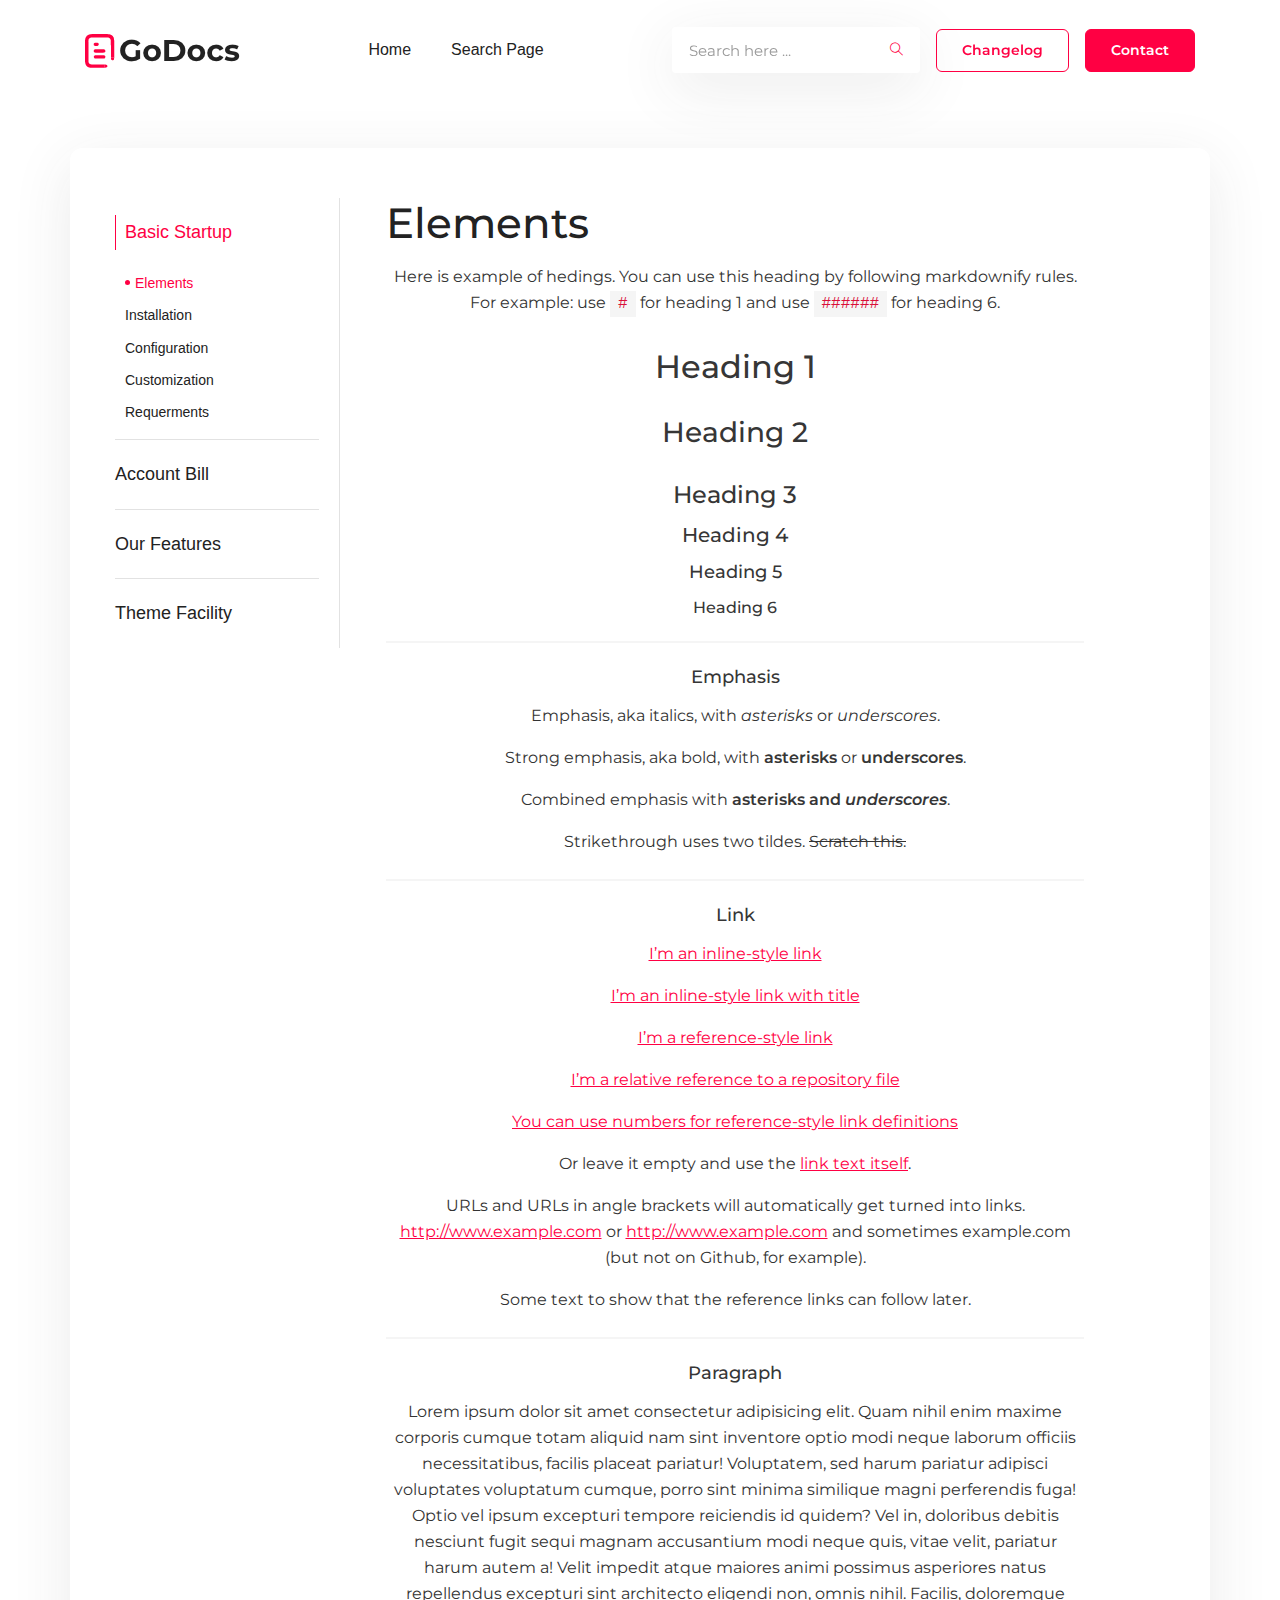
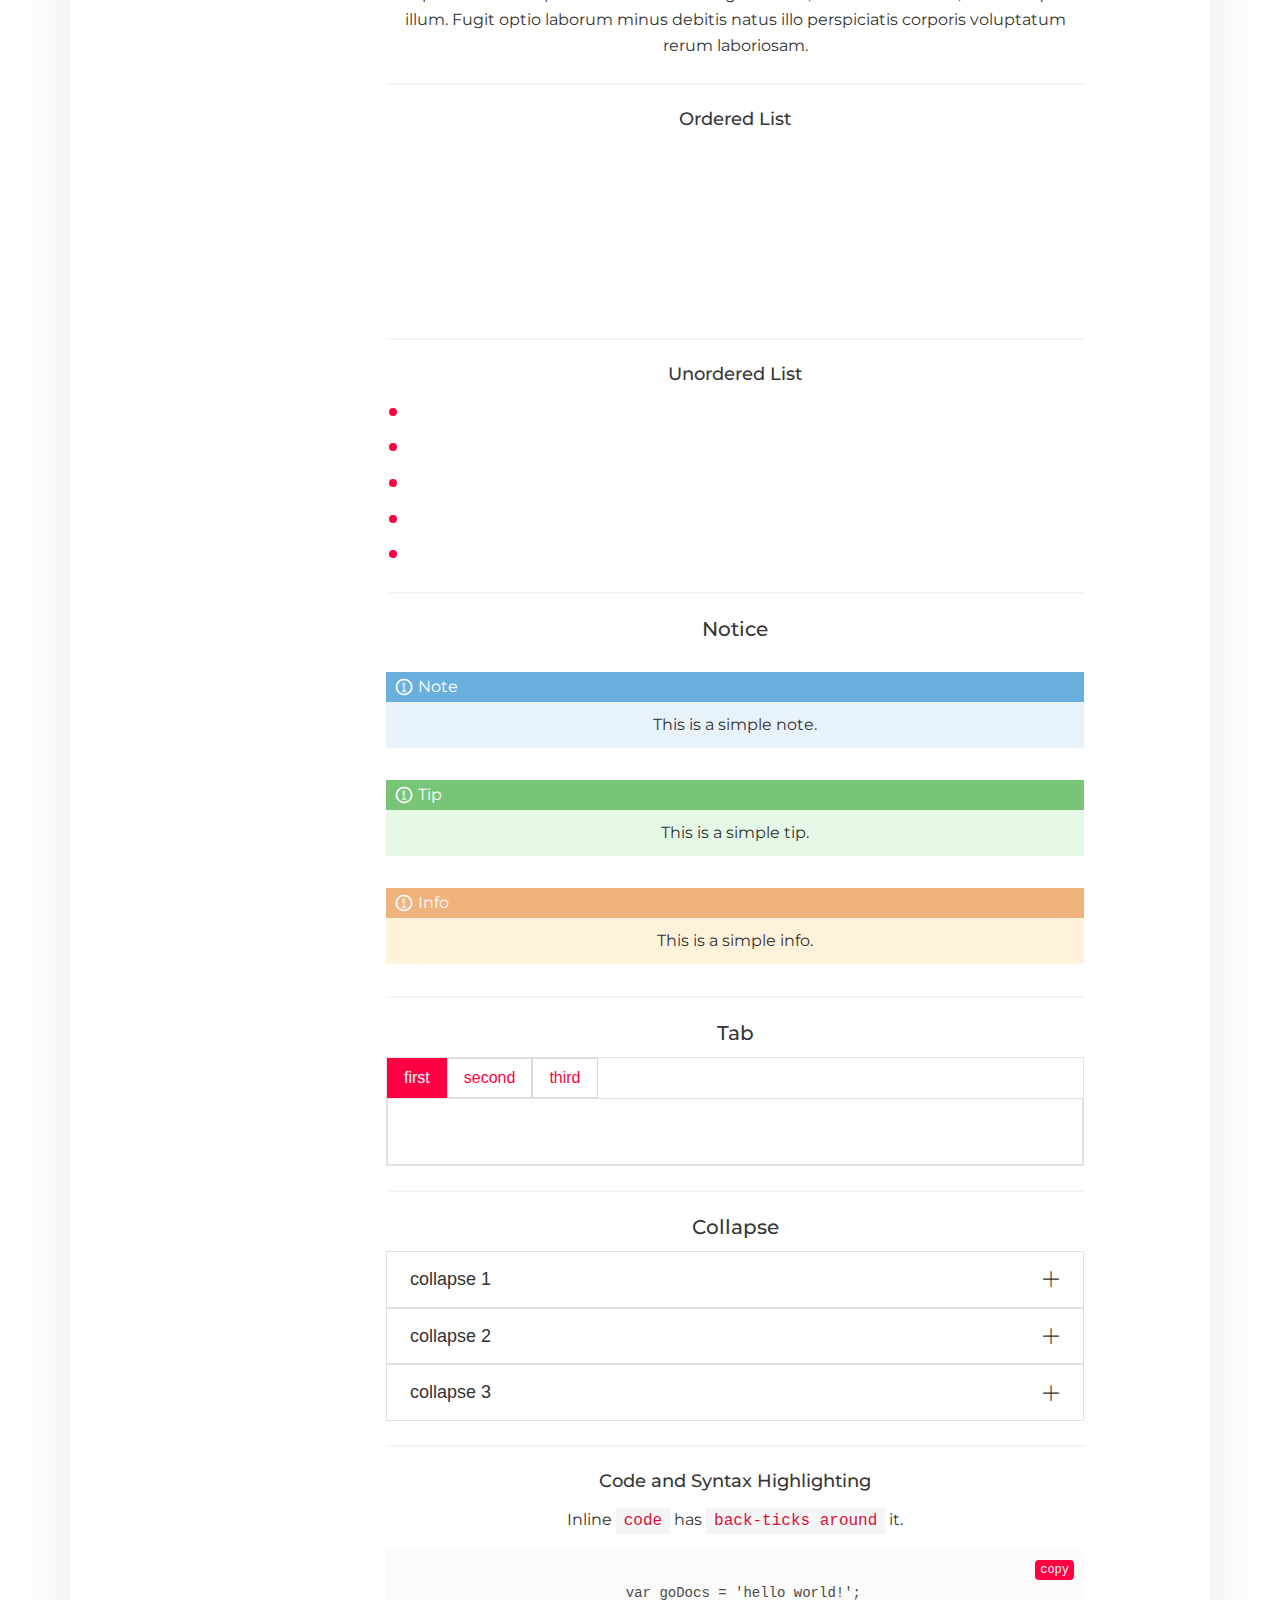
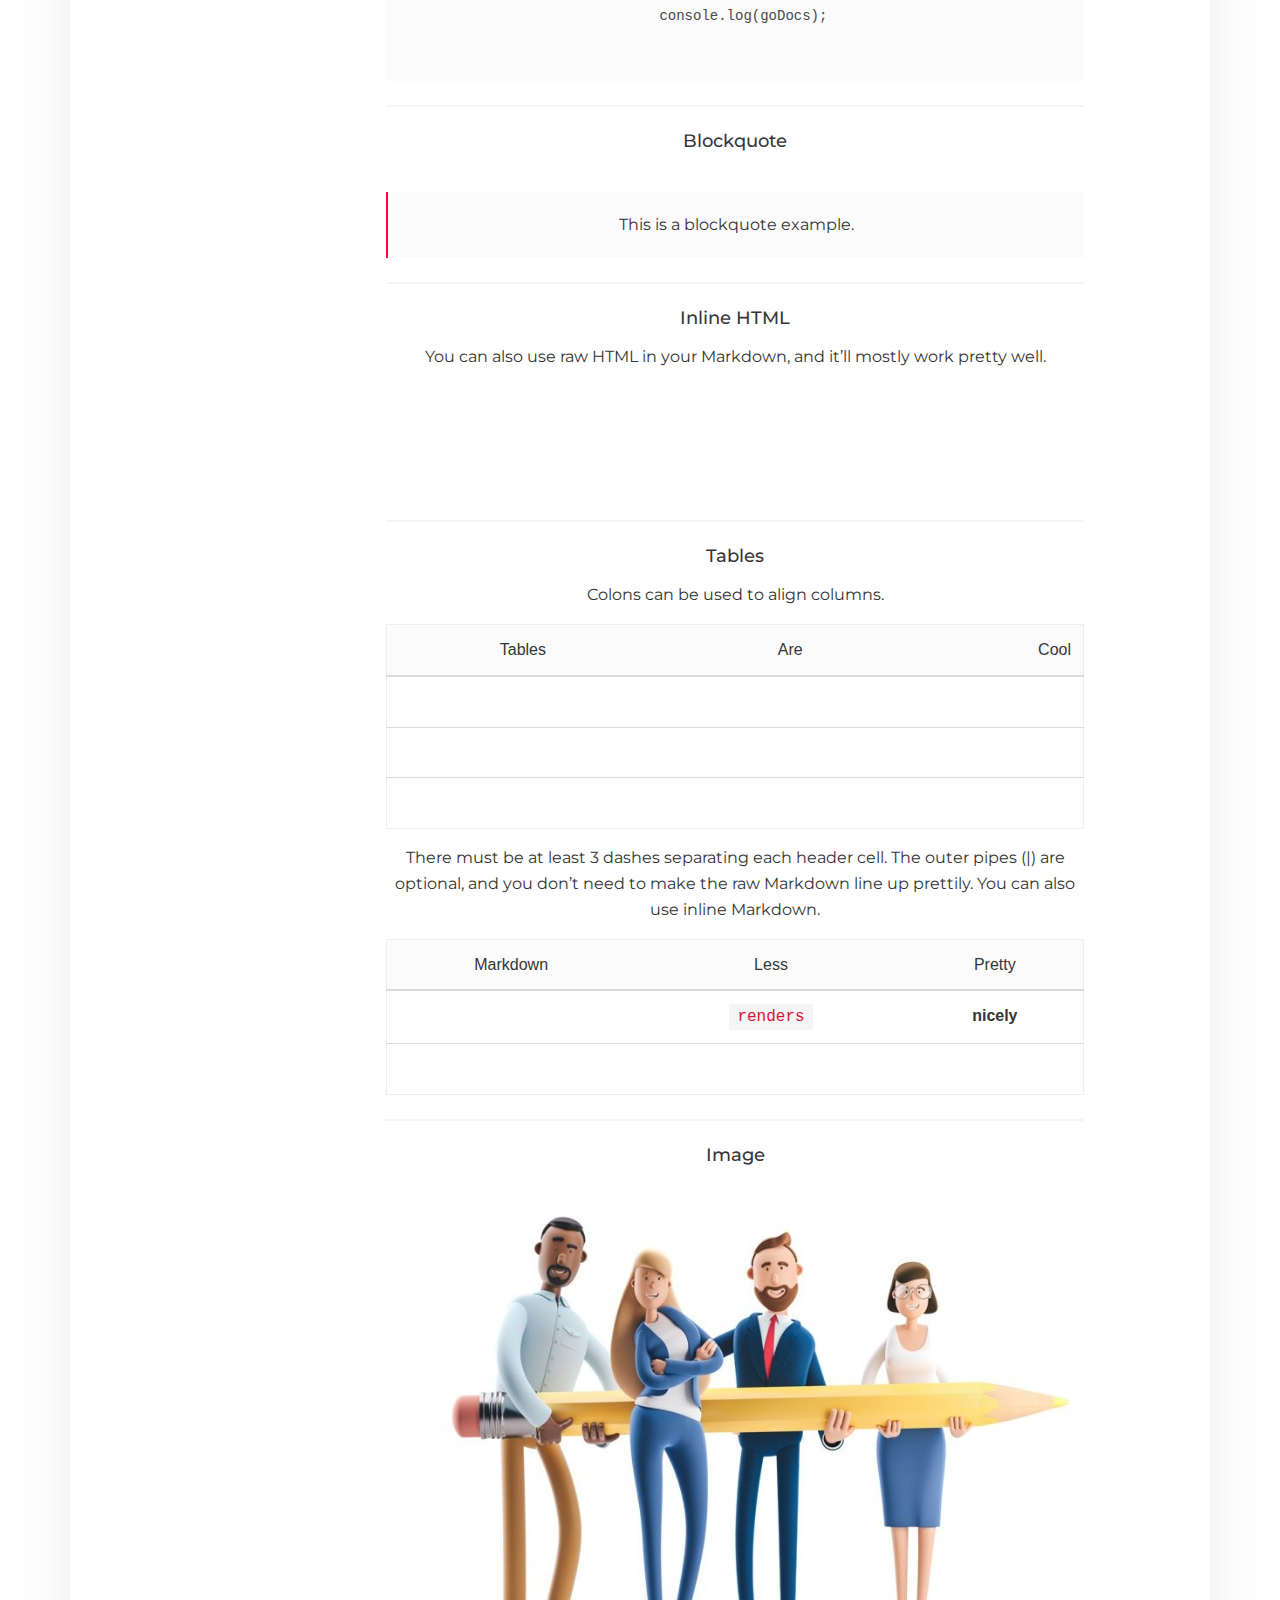
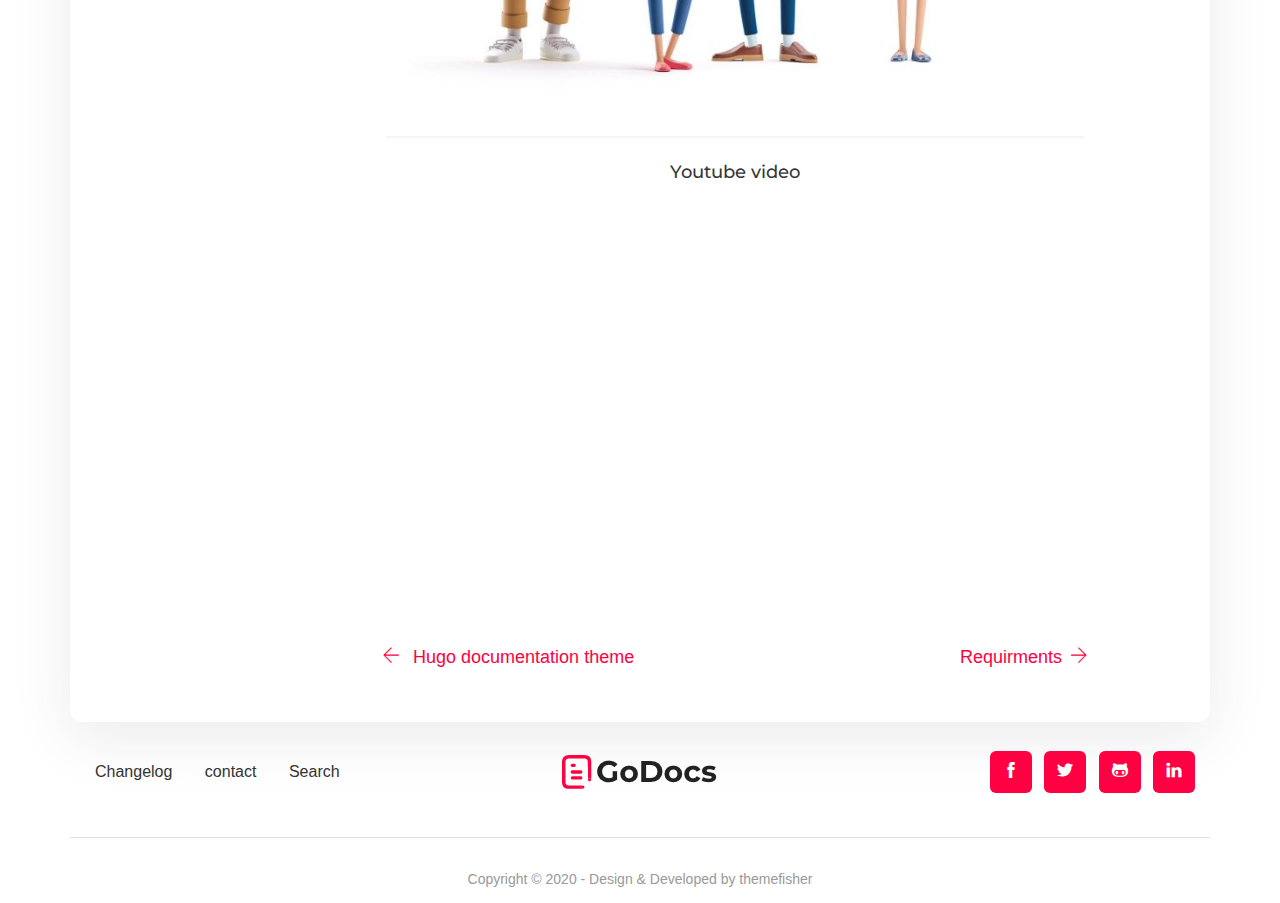
<file: single.html>
<!DOCTYPE html>

<!--
 // WEBSITE: https://themefisher.com
 // TWITTER: https://twitter.com/themefisher
 // FACEBOOK: https://www.facebook.com/themefisher
 // GITHUB: https://github.com/themefisher/
-->

<html lang="zxx">

<head>
  <meta charset="utf-8">
  <title>GoDocs documentation theme</title>

  <!-- mobile responsive meta -->
  <meta name="viewport" content="width=device-width, initial-scale=1, maximum-scale=1">
  
  <!-- ** Plugins Needed for the Project ** -->
  <!-- plugins -->
  <link rel="stylesheet" href="plugins/bulma/bulma.min.css">
  <link rel="stylesheet" href="plugins/themify-icons/themify-icons.css">
  <!-- Main Stylesheet -->
  <link href="css/style.css" rel="stylesheet">
  
  <!--Favicon-->
  <link rel="shortcut icon" href="images/favicon.ico" type="image/x-icon">
  <link rel="icon" href="images/favicon.ico" type="image/x-icon">

</head>

<body>

<nav class="is-sticky-top navbar navigation" role="navigation" aria-label="main navigation">
   <div class="container">
      <div class="navbar-brand">
         <a class="navbar-item" href="index.html">
            <img class="img-fluid" src="images/logo.png" alt="godocs" width="155px">
         </a>
   
         <a role="button" class="navbar-burger burger" aria-expanded="false" data-target="navbar-links">
            <span aria-hidden="true"></span>
            <span aria-hidden="true"></span>
            <span aria-hidden="true"></span>
         </a>
      </div>
   
      <div id="navbar-links" class="navbar-menu">
         <div class="navbar-start ml-auto">
            <a class="navbar-item" href="index.html">Home</a>
            <a class="navbar-item" href="search.html">Search Page</a>
         </div>
   
         <div class="navbar-end ml-0">
            <div class="navbar-item py-0">
               <form class="search-wrapper hide-on-desktop my-3" class="search-wrapper" action="search.html">
                  <input id="search-by" name="s" type="search" class="input" placeholder="Search here ...">
                  <button class="border-0 bg-white p-3" type="submit"><i class="ti-search"></i></button>
               </form>

               <a href="changelog.html" class="btn btn-sm btn-outline-primary ml-4">changelog</a>
               <a href="contact.html" class="btn btn-sm btn-primary ml-4">contact</a>
            </div>
         </div>
      </div>
      <form class="search-wrapper is-hidden show-on-desktop" class="search-wrapper" action="search.html">
         <input id="search-by" name="s" type="search" class="input" placeholder="Search here ...">
         <button class="border-0 bg-white p-3" type="submit"><i class="ti-search"></i></button>
      </form>
   </div>
</nav>

<!-- details page -->
<section class="pt-6">
   <div class="container shadow section-sm rounded">
      <div class="columns is-multiline">
         <!-- sidebar -->
         <div class="column is-3-desktop is-12-tablet">
            <ul class="sidenav">
               <li title="Basic Startup" class="sidelist parent">
                  <a href="list.html">Basic Startup</a>
                  <ul>
                     <li class="sidelist parent active">
                        <a href="single.html">Elements</a>
                     <li class="sidelist">
                        <a href="single.html">Installation</a>
                     <li class="sidelist">
                        <a href="single.html">Configuration</a>
                     <li class="sidelist">
                        <a href="single.html">Customization</a>
                     <li class="sidelist">
                        <a href="single.html">Requerments</a>
                     </li>
                  </ul>
               </li>
               <li class="sidelist">
                  <a href="list.html">Account Bill</a>
                  <ul>
                     <li class="sidelist">
                        <a href="single.html">Linux</a>
                     <li class="sidelist">
                        <a href="single.html">Mac OS</a>
                     <li class="sidelist">
                        <a href="single.html">Routing</a>
                     <li class="sidelist">
                        <a href="single.html">Ubuntu</a>
                     <li class="sidelist">
                        <a href="single.html">Windows</a>
                  </ul>
               </li>
               <li class="sidelist">
                  <a href="list.html">Our Features</a>
                  <ul>
                     <li class="sidelist">
                        <a href="single.html">Linux</a>
                     <li class="sidelist">
                        <a href="single.html">Mac OS</a>
                     <li class="sidelist">
                        <a href="single.html">Routing</a>
                     <li class="sidelist">
                        <a href="single.html">Ubuntu</a>
                     <li class="sidelist">
                        <a href="single.html">Windows</a>
                  </ul>
               </li>
               <li class="sidelist">
                  <a href="list.html">Theme Facility</a>
                  <ul>
                     <li class="sidelist">
                        <a href="single.html">Linux</a>
                     <li class="sidelist">
                        <a href="single.html">Mac OS</a>
                     <li class="sidelist">
                        <a href="single.html">Routing</a>
                     <li class="sidelist">
                        <a href="single.html">Ubuntu</a>
                     <li class="sidelist">
                        <a href="single.html">Windows</a>
                  </ul>
               </li>
            </ul>
         </div>

         <div class="column is-8-desktop is-12-tablet">
            <div class="px-4">
               <h2 class="mb-4 has-text-weight-medium">Elements</h2>
               <div class="content">

                  <!-- heading -->
                  <p>Here is example of hedings. You can use this heading by following markdownify rules. For example:
                     use
                     <code>#</code> for heading 1 and use <code>######</code> for heading 6.</p>
                  <h1 id="heading-1">Heading 1</h1>
                  <h2 id="heading-2">Heading 2</h2>
                  <h3 id="heading-3">Heading 3</h3>
                  <h4 id="heading-4">Heading 4</h4>
                  <h5 id="heading-5">Heading 5</h5>
                  <h6 id="heading-6">Heading 6</h6>

                  <hr>

                  <!-- emphasis -->
                  <h5 id="emphasis">Emphasis</h5>
                  <p>Emphasis, aka italics, with <em>asterisks</em> or <em>underscores</em>.</p>
                  <p>Strong emphasis, aka bold, with <strong>asterisks</strong> or <strong>underscores</strong>.</p>
                  <p>Combined emphasis with <strong>asterisks and <em>underscores</em></strong>.</p>
                  <p>Strikethrough uses two tildes. <del>Scratch this.</del></p>
                  <hr>
                  <h5 id="link">Link</h5>
                  <p><a href="https://www.google.com">I&rsquo;m an inline-style link</a></p>
                  <p><a href="https://www.google.com" title="Google's Homepage">I&rsquo;m an inline-style link with
                        title</a>
                  </p>
                  <p><a href="https://www.themefisher.com">I&rsquo;m a reference-style link</a></p>
                  <p><a href="../blob/master/LICENSE">I&rsquo;m a relative reference to a repository file</a></p>
                  <p><a href="https://gethugothemes.com">You can use numbers for reference-style link definitions</a>
                  </p>
                  <p>Or leave it empty and use the <a href="https://www.getjekyllthemes.com">link text itself</a>.</p>
                  <p>URLs and URLs in angle brackets will automatically get turned into links.
                     <a href="http://www.example.com">http://www.example.com</a> or <a
                        href="http://www.example.com">http://www.example.com</a> and sometimes
                     example.com (but not on Github, for example).</p>
                  <p>Some text to show that the reference links can follow later.</p>

                  <hr>

                  <!-- paragraph -->
                  <h5 id="paragraph">Paragraph</h5>
                  <p>Lorem ipsum dolor sit amet consectetur adipisicing elit. Quam nihil enim maxime corporis cumque
                     totam
                     aliquid nam sint inventore optio modi neque laborum officiis necessitatibus, facilis placeat
                     pariatur!
                     Voluptatem, sed harum pariatur adipisci voluptates voluptatum cumque, porro sint minima similique
                     magni
                     perferendis fuga! Optio vel ipsum excepturi tempore reiciendis id quidem? Vel in, doloribus debitis
                     nesciunt fugit sequi magnam accusantium modi neque quis, vitae velit, pariatur harum autem a! Velit
                     impedit atque maiores animi possimus asperiores natus repellendus excepturi sint architecto
                     eligendi non,
                     omnis nihil. Facilis, doloremque illum. Fugit optio laborum minus debitis natus illo perspiciatis
                     corporis
                     voluptatum rerum laboriosam.</p>

                  <hr>

                  <!-- ordered list -->
                  <h5 id="ordered-list">Ordered List</h5>
                  <ol>
                     <li>List item</li>
                     <li>List item</li>
                     <li>List item</li>
                     <li>List item</li>
                     <li>List item</li>
                  </ol>

                  <hr>

                  <!-- unordered list -->
                  <h5 id="unordered-list">Unordered List</h5>
                  <ul>
                     <li>List item</li>
                     <li>List item</li>
                     <li>List item</li>
                     <li>List item</li>
                     <li>List item</li>
                  </ul>

                  <hr>

                  <!-- notices -->
                  <h4 id="notice">Notice</h4>
                  <div class="notices note">
                     <p>This is a simple note.</p>
                  </div>

                  <div class="notices tip">
                     <p>This is a simple tip.</p>
                  </div>

                  <div class="notices info">
                     <p>This is a simple info.</p>
                  </div>

                  <hr>
                  
                  <!-- tabs -->
                  <h4 class="mb-3" id="tab">Tab</h4>
                  <div class="code-tabs">
                     <ul class="field has-addons nav-tabs"></ul>
                     
                     <div class="tab-content">
                        <div class="tab-pane" title="first">
                           This is first tab
                        </div>
                        <div class="tab-pane" title="second">
                           this is second tab
                        </div>
                        <div class="tab-pane" title="third">
                           this is third tab
                        </div>
                     </div>
                  </div>

                  <hr>

                  <!-- collapse -->
                  <h4 class="mb-3" id="collapse">Collapse</h4>
                  <div class="border border-default collapse-wrapper"> <a class="is-flex is-align-items-center p-2 collapse-head" data-toggle="collapse" href="#collapse-1" role="button">collapse 1 <i class="ti-plus ml-auto no-pointer"></i></a>
                     <div class="collapse" id="collapse-1">
                        <div class="p-2">This is a simple collapse</div>
                     </div>
                  </div>
                  <div class="border border-default collapse-wrapper"> <a class="is-flex is-align-items-center p-2 collapse-head" data-toggle="collapse" href="#collapse-2" role="button">collapse 2 <i class="ti-plus ml-auto no-pointer"></i></a>
                     <div class="collapse" id="collapse-2">
                        <div class="p-2">This is a simple collapse</div>
                     </div>
                  </div>
                  <div class="border border-default collapse-wrapper"> <a class="is-flex is-align-items-center p-2 collapse-head" data-toggle="collapse" href="#collapse-3" role="button">collapse 3 <i class="ti-plus ml-auto no-pointer"></i></a>
                     <div class="collapse" id="collapse-3">
                        <div class="p-2">This is a simple collapse</div>
                     </div>
                  </div>

                  <hr>

                  <!-- syntax highlighting -->
                  <h5 id="code-and-syntax-highlighting">Code and Syntax Highlighting</h5>
                  <p>Inline <code>code</code> has <code>back-ticks around</code> it.</p>

                  <pre>
              <code>
  var goDocs = 'hello world!';
  console.log(goDocs);
              </code>
            </pre>

                  <hr>

                  <!-- blockquote -->
                  <h5 id="blockquote">Blockquote</h5>
                  <blockquote>
                     <p>This is a blockquote example.</p>
                  </blockquote>

                  <hr>

                  <!-- inline html -->
                  <h5 id="inline-html">Inline HTML</h5>
                  <p>You can also use raw HTML in your Markdown, and it&rsquo;ll mostly work pretty well.</p>
                  <dl>
                     <dt>Definition list</dt>
                     <dd>Is something people use sometimes.</dd>
                     <dt>Markdown in HTML</dt>
                     <dd>Does *not* work **very** well. Use HTML <em>tags</em>.</dd>
                  </dl>
                  <hr>

                  <!-- table -->
                  <h5 id="tables">Tables</h5>
                  <p>Colons can be used to align columns.</p>
                  <table>
                     <thead>
                        <tr>
                           <th>Tables</th>
                           <th align="center">Are</th>
                           <th align="right">Cool</th>
                        </tr>
                     </thead>
                     <tbody>
                        <tr>
                           <td>col 3 is</td>
                           <td align="center">right-aligned</td>
                           <td align="right">$1600</td>
                        </tr>
                        <tr>
                           <td>col 2 is</td>
                           <td align="center">centered</td>
                           <td align="right">$12</td>
                        </tr>
                        <tr>
                           <td>zebra stripes</td>
                           <td align="center">are neat</td>
                           <td align="right">$1</td>
                        </tr>
                     </tbody>
                  </table>
                  <p>There must be at least 3 dashes separating each header cell.
                     The outer pipes (|) are optional, and you don&rsquo;t need to make the
                     raw Markdown line up prettily. You can also use inline Markdown.</p>
                  <table>
                     <thead>
                        <tr>
                           <th>Markdown</th>
                           <th>Less</th>
                           <th>Pretty</th>
                        </tr>
                     </thead>
                     <tbody>
                        <tr>
                           <td><em>Still</em></td>
                           <td><code>renders</code></td>
                           <td><strong>nicely</strong></td>
                        </tr>
                        <tr>
                           <td>1</td>
                           <td>2</td>
                           <td>3</td>
                        </tr>
                     </tbody>
                  </table>

                  <hr>

                  <!-- image -->
                  <h5 id="image">Image</h5>
                  <p><img src="images/getting-started.jpg" alt="image"></p>

                  <hr>

                  <!-- youtube video -->
                  <h5 id="youtube-video">Youtube video</h5>
                  <div style="position: relative; padding-bottom: 56.25%; height: 0; overflow: hidden;">
                     <iframe src="https://www.youtube.com/embed/C0DPdy98e4c"
                        style="position: absolute; top: 0; left: 0; width: 100%; height: 100%; border:0;"
                        allowfullscreen title="YouTube Video"></iframe>
                  </div>
               </div>
               <!-- navigation -->
               <nav class="pagination">
                  <a class="nav nav-prev" href="https://examplesite.com/"><i class="ti-arrow-left mr-2"></i>
                     <span class="d-none d-md-block">Hugo documentation theme</span></a>
                  <a class="nav nav-next" href="https://examplesite.com/basic-startup/requirments/"> <span
                        class="d-none d-md-block">Requirments</span><i class="ti-arrow-right ml-2"></i></a>
               </nav>
            </div>
         </div>
      </div>
   </div>
</section>
<!-- /details page -->

<footer>
   <div class="container">
      <div class="columns is-multiline is-align-items-center border-bottom py-5">
         <div class="column is-4-desktop is-12-tablet">
            <ul class="list-inline footer-menu has-text-centered has-text-left-desktop">
               <li class="list-inline-item"><a href="changelog.html">Changelog</a></li>
               <li class="list-inline-item"><a href="contact.html">contact</a></li>
               <li class="list-inline-item"><a href="search.html">Search</a></li>
            </ul>
         </div>
         <div class="column is-4-desktop is-12-tablet">
            <a class="navbar-brand is-justify-content-center" href="index.html">
               <img class="img-fluid" src="images/logo.png" alt="Hugo documentation theme">
            </a>
         </div>
         <div class="column is-4-desktop is-12-tablet">
            <ul class="list-inline social-icons has-text-right-desktop has-text-centered">
               <li class="list-inline-item"><a href="#"><i class="ti-facebook"></i></a></li>
               <li class="list-inline-item"><a href="#"><i class="ti-twitter-alt"></i></a></li>
               <li class="list-inline-item"><a href="#"><i class="ti-github"></i></a></li>
               <li class="list-inline-item"><a href="#"><i class="ti-linkedin"></i></a></li>
            </ul>
         </div>
      </div>
      <div class="py-4 has-text-centered">
         <small class="text-light">Copyright © 2020 - Design &amp; Developed by <a href="https://themefisher.com">themefisher</a></small>
      </div>
   </div>
</footer>

<!-- plugins -->
<script src="plugins/jQuery/jquery.min.js"></script>
<script src="plugins/masonry/masonry.min.js"></script>
<script src="plugins/clipboard/clipboard.min.js"></script>
<script src="plugins/match-height/jquery.matchHeight-min.js"></script>

<!-- Main Script -->
<script src="js/script.js"></script>

</body>
</html>
</file>
<file: plugins/themify-icons/themify-icons.css>
@font-face{font-family:themify;src:url(fonts/themify.eot?-fvbane);src:url(fonts/themify.eot?#iefix-fvbane) format('embedded-opentype'),url(fonts/themify.woff?-fvbane) format('woff'),url(fonts/themify.ttf?-fvbane) format('truetype'),url(fonts/themify.svg?-fvbane#themify) format('svg');font-weight:400;font-style:normal}[class*=" ti-"],[class^=ti-]{font-family:themify;speak:none;font-style:normal;font-weight:400;font-variant:normal;text-transform:none;line-height:1;-webkit-font-smoothing:antialiased;-moz-osx-font-smoothing:grayscale}.ti-wand:before{content:"\e600"}.ti-volume:before{content:"\e601"}.ti-user:before{content:"\e602"}.ti-unlock:before{content:"\e603"}.ti-unlink:before{content:"\e604"}.ti-trash:before{content:"\e605"}.ti-thought:before{content:"\e606"}.ti-target:before{content:"\e607"}.ti-tag:before{content:"\e608"}.ti-tablet:before{content:"\e609"}.ti-star:before{content:"\e60a"}.ti-spray:before{content:"\e60b"}.ti-signal:before{content:"\e60c"}.ti-shopping-cart:before{content:"\e60d"}.ti-shopping-cart-full:before{content:"\e60e"}.ti-settings:before{content:"\e60f"}.ti-search:before{content:"\e610"}.ti-zoom-in:before{content:"\e611"}.ti-zoom-out:before{content:"\e612"}.ti-cut:before{content:"\e613"}.ti-ruler:before{content:"\e614"}.ti-ruler-pencil:before{content:"\e615"}.ti-ruler-alt:before{content:"\e616"}.ti-bookmark:before{content:"\e617"}.ti-bookmark-alt:before{content:"\e618"}.ti-reload:before{content:"\e619"}.ti-plus:before{content:"\e61a"}.ti-pin:before{content:"\e61b"}.ti-pencil:before{content:"\e61c"}.ti-pencil-alt:before{content:"\e61d"}.ti-paint-roller:before{content:"\e61e"}.ti-paint-bucket:before{content:"\e61f"}.ti-na:before{content:"\e620"}.ti-mobile:before{content:"\e621"}.ti-minus:before{content:"\e622"}.ti-medall:before{content:"\e623"}.ti-medall-alt:before{content:"\e624"}.ti-marker:before{content:"\e625"}.ti-marker-alt:before{content:"\e626"}.ti-arrow-up:before{content:"\e627"}.ti-arrow-right:before{content:"\e628"}.ti-arrow-left:before{content:"\e629"}.ti-arrow-down:before{content:"\e62a"}.ti-lock:before{content:"\e62b"}.ti-location-arrow:before{content:"\e62c"}.ti-link:before{content:"\e62d"}.ti-layout:before{content:"\e62e"}.ti-layers:before{content:"\e62f"}.ti-layers-alt:before{content:"\e630"}.ti-key:before{content:"\e631"}.ti-import:before{content:"\e632"}.ti-image:before{content:"\e633"}.ti-heart:before{content:"\e634"}.ti-heart-broken:before{content:"\e635"}.ti-hand-stop:before{content:"\e636"}.ti-hand-open:before{content:"\e637"}.ti-hand-drag:before{content:"\e638"}.ti-folder:before{content:"\e639"}.ti-flag:before{content:"\e63a"}.ti-flag-alt:before{content:"\e63b"}.ti-flag-alt-2:before{content:"\e63c"}.ti-eye:before{content:"\e63d"}.ti-export:before{content:"\e63e"}.ti-exchange-vertical:before{content:"\e63f"}.ti-desktop:before{content:"\e640"}.ti-cup:before{content:"\e641"}.ti-crown:before{content:"\e642"}.ti-comments:before{content:"\e643"}.ti-comment:before{content:"\e644"}.ti-comment-alt:before{content:"\e645"}.ti-close:before{content:"\e646"}.ti-clip:before{content:"\e647"}.ti-angle-up:before{content:"\e648"}.ti-angle-right:before{content:"\e649"}.ti-angle-left:before{content:"\e64a"}.ti-angle-down:before{content:"\e64b"}.ti-check:before{content:"\e64c"}.ti-check-box:before{content:"\e64d"}.ti-camera:before{content:"\e64e"}.ti-announcement:before{content:"\e64f"}.ti-brush:before{content:"\e650"}.ti-briefcase:before{content:"\e651"}.ti-bolt:before{content:"\e652"}.ti-bolt-alt:before{content:"\e653"}.ti-blackboard:before{content:"\e654"}.ti-bag:before{content:"\e655"}.ti-move:before{content:"\e656"}.ti-arrows-vertical:before{content:"\e657"}.ti-arrows-horizontal:before{content:"\e658"}.ti-fullscreen:before{content:"\e659"}.ti-arrow-top-right:before{content:"\e65a"}.ti-arrow-top-left:before{content:"\e65b"}.ti-arrow-circle-up:before{content:"\e65c"}.ti-arrow-circle-right:before{content:"\e65d"}.ti-arrow-circle-left:before{content:"\e65e"}.ti-arrow-circle-down:before{content:"\e65f"}.ti-angle-double-up:before{content:"\e660"}.ti-angle-double-right:before{content:"\e661"}.ti-angle-double-left:before{content:"\e662"}.ti-angle-double-down:before{content:"\e663"}.ti-zip:before{content:"\e664"}.ti-world:before{content:"\e665"}.ti-wheelchair:before{content:"\e666"}.ti-view-list:before{content:"\e667"}.ti-view-list-alt:before{content:"\e668"}.ti-view-grid:before{content:"\e669"}.ti-uppercase:before{content:"\e66a"}.ti-upload:before{content:"\e66b"}.ti-underline:before{content:"\e66c"}.ti-truck:before{content:"\e66d"}.ti-timer:before{content:"\e66e"}.ti-ticket:before{content:"\e66f"}.ti-thumb-up:before{content:"\e670"}.ti-thumb-down:before{content:"\e671"}.ti-text:before{content:"\e672"}.ti-stats-up:before{content:"\e673"}.ti-stats-down:before{content:"\e674"}.ti-split-v:before{content:"\e675"}.ti-split-h:before{content:"\e676"}.ti-smallcap:before{content:"\e677"}.ti-shine:before{content:"\e678"}.ti-shift-right:before{content:"\e679"}.ti-shift-left:before{content:"\e67a"}.ti-shield:before{content:"\e67b"}.ti-notepad:before{content:"\e67c"}.ti-server:before{content:"\e67d"}.ti-quote-right:before{content:"\e67e"}.ti-quote-left:before{content:"\e67f"}.ti-pulse:before{content:"\e680"}.ti-printer:before{content:"\e681"}.ti-power-off:before{content:"\e682"}.ti-plug:before{content:"\e683"}.ti-pie-chart:before{content:"\e684"}.ti-paragraph:before{content:"\e685"}.ti-panel:before{content:"\e686"}.ti-package:before{content:"\e687"}.ti-music:before{content:"\e688"}.ti-music-alt:before{content:"\e689"}.ti-mouse:before{content:"\e68a"}.ti-mouse-alt:before{content:"\e68b"}.ti-money:before{content:"\e68c"}.ti-microphone:before{content:"\e68d"}.ti-menu:before{content:"\e68e"}.ti-menu-alt:before{content:"\e68f"}.ti-map:before{content:"\e690"}.ti-map-alt:before{content:"\e691"}.ti-loop:before{content:"\e692"}.ti-location-pin:before{content:"\e693"}.ti-list:before{content:"\e694"}.ti-light-bulb:before{content:"\e695"}.ti-Italic:before{content:"\e696"}.ti-info:before{content:"\e697"}.ti-infinite:before{content:"\e698"}.ti-id-badge:before{content:"\e699"}.ti-hummer:before{content:"\e69a"}.ti-home:before{content:"\e69b"}.ti-help:before{content:"\e69c"}.ti-headphone:before{content:"\e69d"}.ti-harddrives:before{content:"\e69e"}.ti-harddrive:before{content:"\e69f"}.ti-gift:before{content:"\e6a0"}.ti-game:before{content:"\e6a1"}.ti-filter:before{content:"\e6a2"}.ti-files:before{content:"\e6a3"}.ti-file:before{content:"\e6a4"}.ti-eraser:before{content:"\e6a5"}.ti-envelope:before{content:"\e6a6"}.ti-download:before{content:"\e6a7"}.ti-direction:before{content:"\e6a8"}.ti-direction-alt:before{content:"\e6a9"}.ti-dashboard:before{content:"\e6aa"}.ti-control-stop:before{content:"\e6ab"}.ti-control-shuffle:before{content:"\e6ac"}.ti-control-play:before{content:"\e6ad"}.ti-control-pause:before{content:"\e6ae"}.ti-control-forward:before{content:"\e6af"}.ti-control-backward:before{content:"\e6b0"}.ti-cloud:before{content:"\e6b1"}.ti-cloud-up:before{content:"\e6b2"}.ti-cloud-down:before{content:"\e6b3"}.ti-clipboard:before{content:"\e6b4"}.ti-car:before{content:"\e6b5"}.ti-calendar:before{content:"\e6b6"}.ti-book:before{content:"\e6b7"}.ti-bell:before{content:"\e6b8"}.ti-basketball:before{content:"\e6b9"}.ti-bar-chart:before{content:"\e6ba"}.ti-bar-chart-alt:before{content:"\e6bb"}.ti-back-right:before{content:"\e6bc"}.ti-back-left:before{content:"\e6bd"}.ti-arrows-corner:before{content:"\e6be"}.ti-archive:before{content:"\e6bf"}.ti-anchor:before{content:"\e6c0"}.ti-align-right:before{content:"\e6c1"}.ti-align-left:before{content:"\e6c2"}.ti-align-justify:before{content:"\e6c3"}.ti-align-center:before{content:"\e6c4"}.ti-alert:before{content:"\e6c5"}.ti-alarm-clock:before{content:"\e6c6"}.ti-agenda:before{content:"\e6c7"}.ti-write:before{content:"\e6c8"}.ti-window:before{content:"\e6c9"}.ti-widgetized:before{content:"\e6ca"}.ti-widget:before{content:"\e6cb"}.ti-widget-alt:before{content:"\e6cc"}.ti-wallet:before{content:"\e6cd"}.ti-video-clapper:before{content:"\e6ce"}.ti-video-camera:before{content:"\e6cf"}.ti-vector:before{content:"\e6d0"}.ti-themify-logo:before{content:"\e6d1"}.ti-themify-favicon:before{content:"\e6d2"}.ti-themify-favicon-alt:before{content:"\e6d3"}.ti-support:before{content:"\e6d4"}.ti-stamp:before{content:"\e6d5"}.ti-split-v-alt:before{content:"\e6d6"}.ti-slice:before{content:"\e6d7"}.ti-shortcode:before{content:"\e6d8"}.ti-shift-right-alt:before{content:"\e6d9"}.ti-shift-left-alt:before{content:"\e6da"}.ti-ruler-alt-2:before{content:"\e6db"}.ti-receipt:before{content:"\e6dc"}.ti-pin2:before{content:"\e6dd"}.ti-pin-alt:before{content:"\e6de"}.ti-pencil-alt2:before{content:"\e6df"}.ti-palette:before{content:"\e6e0"}.ti-more:before{content:"\e6e1"}.ti-more-alt:before{content:"\e6e2"}.ti-microphone-alt:before{content:"\e6e3"}.ti-magnet:before{content:"\e6e4"}.ti-line-double:before{content:"\e6e5"}.ti-line-dotted:before{content:"\e6e6"}.ti-line-dashed:before{content:"\e6e7"}.ti-layout-width-full:before{content:"\e6e8"}.ti-layout-width-default:before{content:"\e6e9"}.ti-layout-width-default-alt:before{content:"\e6ea"}.ti-layout-tab:before{content:"\e6eb"}.ti-layout-tab-window:before{content:"\e6ec"}.ti-layout-tab-v:before{content:"\e6ed"}.ti-layout-tab-min:before{content:"\e6ee"}.ti-layout-slider:before{content:"\e6ef"}.ti-layout-slider-alt:before{content:"\e6f0"}.ti-layout-sidebar-right:before{content:"\e6f1"}.ti-layout-sidebar-none:before{content:"\e6f2"}.ti-layout-sidebar-left:before{content:"\e6f3"}.ti-layout-placeholder:before{content:"\e6f4"}.ti-layout-menu:before{content:"\e6f5"}.ti-layout-menu-v:before{content:"\e6f6"}.ti-layout-menu-separated:before{content:"\e6f7"}.ti-layout-menu-full:before{content:"\e6f8"}.ti-layout-media-right-alt:before{content:"\e6f9"}.ti-layout-media-right:before{content:"\e6fa"}.ti-layout-media-overlay:before{content:"\e6fb"}.ti-layout-media-overlay-alt:before{content:"\e6fc"}.ti-layout-media-overlay-alt-2:before{content:"\e6fd"}.ti-layout-media-left-alt:before{content:"\e6fe"}.ti-layout-media-left:before{content:"\e6ff"}.ti-layout-media-center-alt:before{content:"\e700"}.ti-layout-media-center:before{content:"\e701"}.ti-layout-list-thumb:before{content:"\e702"}.ti-layout-list-thumb-alt:before{content:"\e703"}.ti-layout-list-post:before{content:"\e704"}.ti-layout-list-large-image:before{content:"\e705"}.ti-layout-line-solid:before{content:"\e706"}.ti-layout-grid4:before{content:"\e707"}.ti-layout-grid3:before{content:"\e708"}.ti-layout-grid2:before{content:"\e709"}.ti-layout-grid2-thumb:before{content:"\e70a"}.ti-layout-cta-right:before{content:"\e70b"}.ti-layout-cta-left:before{content:"\e70c"}.ti-layout-cta-center:before{content:"\e70d"}.ti-layout-cta-btn-right:before{content:"\e70e"}.ti-layout-cta-btn-left:before{content:"\e70f"}.ti-layout-column4:before{content:"\e710"}.ti-layout-column3:before{content:"\e711"}.ti-layout-column2:before{content:"\e712"}.ti-layout-accordion-separated:before{content:"\e713"}.ti-layout-accordion-merged:before{content:"\e714"}.ti-layout-accordion-list:before{content:"\e715"}.ti-ink-pen:before{content:"\e716"}.ti-info-alt:before{content:"\e717"}.ti-help-alt:before{content:"\e718"}.ti-headphone-alt:before{content:"\e719"}.ti-hand-point-up:before{content:"\e71a"}.ti-hand-point-right:before{content:"\e71b"}.ti-hand-point-left:before{content:"\e71c"}.ti-hand-point-down:before{content:"\e71d"}.ti-gallery:before{content:"\e71e"}.ti-face-smile:before{content:"\e71f"}.ti-face-sad:before{content:"\e720"}.ti-credit-card:before{content:"\e721"}.ti-control-skip-forward:before{content:"\e722"}.ti-control-skip-backward:before{content:"\e723"}.ti-control-record:before{content:"\e724"}.ti-control-eject:before{content:"\e725"}.ti-comments-smiley:before{content:"\e726"}.ti-brush-alt:before{content:"\e727"}.ti-youtube:before{content:"\e728"}.ti-vimeo:before{content:"\e729"}.ti-twitter:before{content:"\e72a"}.ti-time:before{content:"\e72b"}.ti-tumblr:before{content:"\e72c"}.ti-skype:before{content:"\e72d"}.ti-share:before{content:"\e72e"}.ti-share-alt:before{content:"\e72f"}.ti-rocket:before{content:"\e730"}.ti-pinterest:before{content:"\e731"}.ti-new-window:before{content:"\e732"}.ti-microsoft:before{content:"\e733"}.ti-list-ol:before{content:"\e734"}.ti-linkedin:before{content:"\e735"}.ti-layout-sidebar-2:before{content:"\e736"}.ti-layout-grid4-alt:before{content:"\e737"}.ti-layout-grid3-alt:before{content:"\e738"}.ti-layout-grid2-alt:before{content:"\e739"}.ti-layout-column4-alt:before{content:"\e73a"}.ti-layout-column3-alt:before{content:"\e73b"}.ti-layout-column2-alt:before{content:"\e73c"}.ti-instagram:before{content:"\e73d"}.ti-google:before{content:"\e73e"}.ti-github:before{content:"\e73f"}.ti-flickr:before{content:"\e740"}.ti-facebook:before{content:"\e741"}.ti-dropbox:before{content:"\e742"}.ti-dribbble:before{content:"\e743"}.ti-apple:before{content:"\e744"}.ti-android:before{content:"\e745"}.ti-save:before{content:"\e746"}.ti-save-alt:before{content:"\e747"}.ti-yahoo:before{content:"\e748"}.ti-wordpress:before{content:"\e749"}.ti-vimeo-alt:before{content:"\e74a"}.ti-twitter-alt:before{content:"\e74b"}.ti-tumblr-alt:before{content:"\e74c"}.ti-trello:before{content:"\e74d"}.ti-stack-overflow:before{content:"\e74e"}.ti-soundcloud:before{content:"\e74f"}.ti-sharethis:before{content:"\e750"}.ti-sharethis-alt:before{content:"\e751"}.ti-reddit:before{content:"\e752"}.ti-pinterest-alt:before{content:"\e753"}.ti-microsoft-alt:before{content:"\e754"}.ti-linux:before{content:"\e755"}.ti-jsfiddle:before{content:"\e756"}.ti-joomla:before{content:"\e757"}.ti-html5:before{content:"\e758"}.ti-flickr-alt:before{content:"\e759"}.ti-email:before{content:"\e75a"}.ti-drupal:before{content:"\e75b"}.ti-dropbox-alt:before{content:"\e75c"}.ti-css3:before{content:"\e75d"}.ti-rss:before{content:"\e75e"}.ti-rss-alt:before{content:"\e75f"}
</file>
<file: css/style.css>
@import url("https://fonts.googleapis.com/css?family=Montserrat:300,400,500,600,700,800&display=swap");
body {
  font-family: "Montserrat", sans-serif;
  -webkit-font-smoothing: antialiased;
  font-size: 16px;
  line-height: 1.6;
  color: #333;
  background-color: white;
}

p, .paragraph {
  font-weight: 400;
  color: #333;
  font-size: 16px;
  line-height: 26px;
  font-family: "Montserrat", sans-serif;
  margin-bottom: 1rem;
}

h1, h2, h3, h4, h5, h6 {
  color: #222;
  font-family: "Montserrat", sans-serif;
  font-weight: 700;
  line-height: 1.2;
}

h1, .h1 {
  font-size: 50px;
  font-weight: 800;
}
@media (max-width: 575px) {
  h1, .h1 {
    font-size: 36px;
    font-weight: 600;
  }
}

h2, .h2 {
  font-size: 42px;
  font-weight: 800;
}
@media (max-width: 575px) {
  h2, .h2 {
    font-size: 32px;
    font-weight: 600;
  }
}

h3, .h3 {
  font-size: 32px;
}
@media (max-width: 575px) {
  h3, .h3 {
    font-size: 28px;
  }
}

h4, .h4 {
  font-size: 26px;
}

h5, .h5 {
  font-size: 22px;
}

h6, .h6 {
  font-size: 18px;
}

dt {
  font-weight: 700;
}

dd {
  margin-bottom: 0.5rem;
  margin-left: 0 !important;
}

/* Button style */
.btn {
  font-size: 16px;
  font-family: "Montserrat", sans-serif;
  text-transform: capitalize;
  padding: 13px 30px;
  border-radius: 6px;
  border: 1px solid;
  position: relative;
  z-index: 1;
  transition: 0.2s ease;
  font-weight: 600;
  display: inline-block;
}
.btn:hover, .btn:active, .btn:focus {
  outline: 0;
  box-shadow: none !important;
}
.btn-sm {
  font-size: 14px;
  padding: 10px 25px;
}

.btn-primary {
  background: #FF0043;
  color: #fff;
  border-color: #FF0043;
}
.btn-primary:active, .btn-primary:hover, .btn-primary:focus, .btn-primary.focus, .btn-primary.active {
  color: #fff;
  background: #cc0036 !important;
  border-color: #cc0036 !important;
}

.btn-outline-primary {
  background: transparent;
  color: #FF0043;
  border-color: #FF0043;
}
.btn-outline-primary:active, .btn-outline-primary:hover, .btn-outline-primary:focus, .btn-outline-primary.focus, .btn-outline-primary.active {
  background: #cc0036 !important;
  border-color: #cc0036 !important;
  color: #fff;
}

.stretched-link::after {
  position: absolute;
  top: 0;
  right: 0;
  bottom: 0;
  left: 0;
  z-index: 1;
  pointer-events: auto;
  content: "";
  background-color: rgba(0, 0, 0, 0);
}

html {
  overflow-x: initial !important;
  overflow-y: initial !important;
}

body {
  background-color: #fff;
  overflow-x: hidden;
}

::-moz-selection {
  background: #ff3369;
  color: #fff;
}

::selection {
  background: #ff3369;
  color: #fff;
}

/* preloader */
.preloader {
  position: fixed;
  top: 0;
  left: 0;
  right: 0;
  bottom: 0;
  background-color: #fff;
  z-index: 9999;
  display: flex;
  align-items: center;
  justify-content: center;
}

img {
  vertical-align: middle;
  border: 0;
  max-width: 100%;
  height: auto;
}

ul {
  list-style: none;
}

a {
  color: inherit;
}

a,
a:hover,
a:focus {
  text-decoration: none;
}

a,
button,
select {
  cursor: pointer;
  transition: 0.2s ease;
}
a:focus,
button:focus,
select:focus {
  outline: 0;
}

a:hover {
  color: #FF0043;
}

.slick-slide {
  outline: 0;
}

.section {
  
  padding-bottom: 80px;
  padding-left: 0;
  padding-right: 0;
}
.section-sm {
  padding-top: 50px;
  padding-bottom: 50px;
}
.section-title ,.content {
  margin-bottom: 40px;
  text-align: center;
}

.bg-cover {
  background-size: cover;
  background-position: center center;
  background-repeat: no-repeat;
}

.border-default {
  border-color: #E2E2E2 !important;
}

/* overlay */
.overlay {
  position: relative;
}
.overlay::before {
  position: absolute;
  content: "";
  height: 100%;
  width: 100%;
  top: 0;
  left: 0;
  background: #000;
  opacity: 0.5;
}

.outline-0 {
  outline: 0 !important;
}

.rounded, .card-icon, .card {
  border-radius: 12px !important;
}

.shadow, .card, .search-wrapper .input, .navigation.nav-bg {
  box-shadow: 0px 15px 60px rgba(62, 62, 62, 0.102) !important;
}

.d-unset {
  display: unset !important;
}

.bg-primary {
  background: #FF0043 !important;
}

.text-primary {
  color: #FF0043 !important;
}

.text-light {
  color: #999 !important;
}

.mb-10 {
  margin-bottom: 10px !important;
}

.mb-20 {
  margin-bottom: 20px !important;
}

.mb-30 {
  margin-bottom: 30px !important;
}

.mb-40 {
  margin-bottom: 40px !important;
}

.mb-50 {
  margin-bottom: 50px !important;
}

.mb-60 {
  margin-bottom: 60px !important;
}

.mb-70 {
  margin-bottom: 70px !important;
}

.mb-80 {
  margin-bottom: 80px !important;
}

.mb-90 {
  margin-bottom: 90px !important;
}

.mb-100 {
  margin-bottom: 100px !important;
}

.zindex-1 {
  z-index: 1;
}

.overflow-hidden {
  overflow: hidden;
}

.has-text-weight-medium {
  font-weight: 500;
}

@media screen and (min-width: 1216px) {
  .container:not(.is-max-desktop) {
    max-width: 1140px;
  }
}
@media (max-width: 1023px) {
  .container {
    max-width: 765px;
  }
}
@media (max-width: 768px) {
  .container {
    max-width: 540px;
  }
}

.container,
.container-fluid {
  padding-left: 15px;
  padding-right: 15px;
}

.column {
  padding: 15px;
}

.columns {
  margin-left: -15px;
  margin-right: -15px;
  margin-top: -15px;
}

.columns:last-child {
  margin-bottom: -15px;
}

.list-inline {
  padding-left: 0;
  list-style: none;
}
.list-inline .list-inline-item {
  display: inline-block;
}
.list-inline .list-inline-item:not(:last-child) {
  margin-right: 0.5rem;
}

.w-100 {
  width: 100%;
}

.ml-auto {
  margin-left: auto;
}

.border-0 {
  border: 0;
}

.bg-white {
  background-color: #fff;
}

.border {
  border: 1px solid #dee2e6 !important;
}

.border-top {
  border-top: 1px solid #dee2e6 !important;
}

.border-right {
  border-right: 1px solid #dee2e6 !important;
}

.border-bottom {
  border-bottom: 1px solid #dee2e6 !important;
}

.border-left {
  border-left: 1px solid #dee2e6 !important;
}

.border-0 {
  border: 0 !important;
}

.border-top-0 {
  border-top: 0 !important;
}

.border-right-0 {
  border-right: 0 !important;
}

.border-bottom-0 {
  border-bottom: 0 !important;
}

.border-left-0 {
  border-left: 0 !important;
}

.border-secondary {
  border-color: #6c757d !important;
}

.border-light {
  border-color: #f8f9fa !important;
}

.border-dark {
  border-color: #343a40 !important;
}

.border-white {
  border-color: #fff !important;
}

.border-muted {
  border-color: #404751 !important;
}

.navigation {
  transition: 0.2s ease;
  padding: 15px 0;
}
.navigation.nav-bg {
  background: #fff;
}
@media (max-width: 1023px) {
  .navigation .form-inline {
    width: 100%;
  }
  .navigation .form-inline input {
    width: 100%;
  }
}

.navbar-item {
  text-transform: capitalize;
  color: #222;
}
.navbar-item:focus, .navbar-item:hover {
  background-color: transparent !important;
  color: #FF0043 !important;
}

@media (max-width: 1023px) {
  .navbar-brand .navbar-item {
    padding-left: 0;
  }
}

.navbar-brand {
  align-items: center;
}
.navbar-brand img {
  max-height: initial;
}

.navbar-start .navbar-item {
  padding-left: 20px;
  padding-right: 20px;
}

.is-sticky-top {
  position: -webkit-sticky;
  position: sticky;
  top: 0;
  z-index: 9997;
}

.navbar-burger {
  color: #000;
  height: 2.7rem;
  width: 2.7rem;
  border: 1px solid #ddd;
  background-color: #fff;
  border-radius: 2px;
  top: 5px;
}
.navbar-burger:hover {
  background-color: #fff;
}

@media (max-width: 1023px) {
  .navbar-menu {
    padding: 1.5rem 0;
    text-align: center;
  }
  .navbar-end {
    margin: 12px 0 2px;
  }
  .navbar-end .btn {
    margin-left: 5px !important;
    margin-right: 5px !important;
    margin-top: 5px;
  }
  .hide-on-desktop {
    display: none;
  }
  .show-on-desktop {
    display: block !important;
    margin-top: 20px;
  }
}
.search-wrapper {
  position: relative;
}
.search-wrapper .input {
  height: 46px;
  border: 0;
  outline: 0;
  padding-left: 17px;
}
.search-wrapper .input::-moz-placeholder {
  color: #999;
  font-size: 15px;
}
.search-wrapper .input::placeholder {
  color: #999;
  font-size: 15px;
}
.search-wrapper .input-lg {
  height: 70px;
}
.search-wrapper .input.active.focus-visible {
  border-bottom-left-radius: 0;
  border-bottom-right-radius: 0;
}
.search-wrapper button {
  position: absolute;
  right: 5px;
  top: 50%;
  transform: translateY(-50%);
}
.search-wrapper button i {
  color: #FF0043;
}

body,
button,
input,
optgroup,
select,
textarea {
  font-family: "Montserrat", sans-serif;
}

.card {
  transition: 0.2s ease;
  border: 0;
}
.card-lg .card-body {
  padding: 35px;
}
.card-icon {
  background: #FF0043;
  color: #fff;
  height: 55px;
  width: 60px;
  line-height: 55px;
  text-align: center;
  font-size: 27px;
  display: block;
  margin-top: 40px;
}
.card-text {
  margin-bottom: 0;
}
.card-title {
  font-weight: 700;
  margin-bottom: 0.75rem;
}
.card-body {
  padding: 25px;
}
.card:hover {
  box-shadow: 0px 15px 60px rgba(62, 62, 62, 0.2) !important;
}

.social-icons {
  margin-bottom: 0;
}
.social-icons a {
  display: block;
  height: 42px;
  width: 42px;
  line-height: 42px;
  text-align: center;
  color: #fff;
  background: #FF0043;
  border-radius: 6px;
}

.footer-menu {
  margin-bottom: 0;
}
.footer-menu a {
  display: block;
  padding: 10px;
  color: #333;
  transition: 0.2s ease;
}
.footer-menu a:hover {
  color: #FF0043;
}

/* sidenav */
.sidenav {
  border-right: 1px solid #E2E2E2;
  padding-right: 20px;
  padding-left: 30px;
}
.sidenav ul {
  padding-left: 10px;
}
.sidenav > li a {
  padding: 20px 0;
  color: #222;
  display: block;
  font-size: 18px;
  font-weight: 500;
}
.sidenav > li:not(:last-child) {
  border-bottom: 1px solid #E2E2E2;
}
.sidenav .sidelist ul {
  display: none;
}
.sidenav .parent > a {
  color: #FF0043 !important;
  position: relative;
  margin-left: 10px;
}
.sidenav .parent > a::before {
  position: absolute;
  content: "";
  left: -10px;
  top: 25%;
  height: 50%;
  width: 1px;
  background: #FF0043;
}
.sidenav .parent ul {
  display: block;
  margin-bottom: 10px;
}
.sidenav .parent ul a {
  padding: 5px 0;
  font-size: 14px;
  font-weight: 400;
  color: #222;
}
.sidenav .parent ul li.active > a {
  margin-left: 10px;
}
.sidenav .parent ul li.active > a::before {
  height: 5px;
  width: 5px;
  border-radius: 50%;
  display: block;
  top: 13px;
}

/* /sidenav */
.page-list {
  list-style-type: none;
}
.page-list a {
  display: none;
}
.page-list ul {
  padding: 0;
}
.page-list ul a {
  display: inline-block;
  padding: 7px 0;
  font-size: 20px;
  color: #222;
}

.pagination {
  margin-top: 50px;
  justify-content: space-between;
}
.pagination a {
  color: #FF0043;
  font-size: 18px;
  font-weight: 500;
}
.pagination i {
  line-height: 1.6;
}

.code-tabs {
  border: 1px solid #E2E2E2;
  overflow: hidden;
  margin-bottom: 20px;
}
.code-tabs .nav-tabs {
  margin-bottom: 0;
}
.code-tabs .nav-tabs .nav-item {
  padding-left: 0;
  border-right: 1px solid #E2E2E2;
}
.code-tabs .nav-tabs .nav-item .nav-link {
  text-decoration: none;
  font-weight: 500;
  border: 0;
}
.code-tabs .nav-tabs .nav-item::before {
  display: none;
}
.code-tabs .nav-tabs .nav-item.active {
  background: #FF0043;
}
.code-tabs .nav-tabs .nav-item.active .nav-link {
  color: #fff;
}
.code-tabs .tab-content {
  padding: 20px 15px;
}

pre {
  position: relative;
}
pre .copy-to-clipboard {
  background: #FF0043;
  color: #fff;
  cursor: pointer;
  padding: 4px 5px;
  line-height: 1;
  font-size: 12px;
  font-weight: 500;
  border-radius: 4px;
  position: absolute;
  right: 10px;
  top: 10px;
}

:not(pre) > code + span.copy-to-clipboard {
  display: none;
}

.autocomplete-suggestions {
  border: 0;
  border-radius: 0 0 6px 6px;
  box-shadow: 0px 50px 60px rgba(62, 62, 62, 0.102) !important;
  background: #fff;
}
.autocomplete-suggestions .autocomplete-suggestion {
  transition: 0.2s ease;
  padding: 10px;
  font-weight: 500;
}
.autocomplete-suggestions .autocomplete-suggestion.selected {
  background: #FF0043;
}

.search-item a {
  color: #222;
  display: block;
}
.search-item a:hover {
  color: #FF0043;
}
.search-item:not(:last-child) {
  border-bottom: 1px solid #E2E2E2;
}

.form-group label {
  font-size: 15px;
  font-weight: 500;
}
.form-group .input {
  height: 40px;
  background: transparent;
  border: 0;
  border-bottom: 1px solid #E2E2E2;
  border-radius: 0;
  padding: 10px 0;
  box-shadow: none;
}
.form-group .input::-moz-placeholder {
  font-size: 13px;
  color: #999;
}
.form-group .input::placeholder {
  font-size: 13px;
  color: #999;
}
.form-group .input:focus {
  outline: 0;
  border-color: #FF0043;
  box-shadow: none;
}
.form-group .custom-select {
  font-size: 13px;
  color: #999;
}
.form-group textarea.input {
  height: 100px;
}

.badge {
  margin-bottom: 20px;
  font-weight: 500;
  font-size: 15px;
  padding: 5px 10px;
}
.badge.added {
  background: #3778FF;
  color: #fff;
}
.badge.fixed {
  background: #F54773;
  color: #fff;
}
.badge.changed {
  background: #3AAA55;
  color: #fff;
}
.badge.depricated {
  background: #343434;
  color: #fff;
}
.badge.removed {
  background: #3bbfe4;
  color: #fff;
}
.badge.security {
  background: #F53535;
  color: #fff;
}
.badge.unreleased {
  background: #A037FF;
  color: #fff;
}

.collapse-wrapper {
  padding: 5px 15px;
}
.collapse-wrapper .collapse-head {
  text-decoration: none;
  color: #333;
  font-size: 18px;
  font-weight: 500;
  align-items: center;
}

:not(.highlight) pre {
  background: #FBFBFB;
}

.content h1,
.content h2,
.content h3,
.content h4,
.content h5,
.content h6 {
  font-weight: 500;
}
.content strong {
  font-weight: 600;
}
.content a {
  text-decoration: underline;
  color: #FF0043;
}
.content ol,
.content ul {
  padding-left: 20px;
  margin-left: 0;
}
.content ol li,
.content ul li {
  margin-bottom: 10px;
}
.content ul {
  list-style: none;
  padding-left: 0;
  margin-bottom: 20px;
}
.content ul li {
  padding-left: 20px;
  position: relative;
}
.content ul li::before {
  position: absolute;
  content: "";
  height: 8px;
  width: 8px;
  border-radius: 50%;
  background: #FF0043;
  left: 3px;
  top: 8px;
}
.content table {
  width: 100%;
  max-width: 100%;
  margin-bottom: 1rem;
  border: 1px solid #EEEEEE;
}
.content table td,
.content table th {
  padding: 0.75rem;
  vertical-align: top;
  margin-bottom: 0;
}
.content tr:not(:last-child) {
  border-bottom: 1px solid #EEEEEE;
}
.content th {
  font-weight: 500;
}
.content thead {
  background: #FBFBFB;
  margin-bottom: 0;
}
.content thead tr {
  border-bottom: 1px solid #EEEEEE;
}
.content tbody {
  background: #fff;
  margin-bottom: 0;
}
.content .notices {
  margin: 2rem 0;
  position: relative;
  overflow: hidden;
}
.content .notices p {
  padding: 10px;
  margin-bottom: 0;
}
.content .notices p::before {
  position: absolute;
  top: 2px;
  color: #fff;
  font-family: "themify";
  font-weight: 900;
  content: "\e717";
  left: 10px;
}
.content .notices.note p {
  border-top: 30px solid #6ab0de;
  background: #e7f2fa;
}
.content .notices.note p::after {
  content: "Note";
  position: absolute;
  top: 2px;
  color: #fff;
  left: 2rem;
}
.content .notices.tip p {
  border-top: 30px solid #78C578;
  background: #E6F9E6;
}
.content .notices.tip p::after {
  content: "Tip";
  position: absolute;
  top: 2px;
  color: #fff;
  left: 2rem;
}
.content .notices.info p {
  border-top: 30px solid #F0B37E;
  background: #FFF2DB;
}
.content .notices.info p::after {
  content: "Info";
  position: absolute;
  top: 2px;
  color: #fff;
  left: 2rem;
}
.content .notices.warning p {
  border-top: 30px solid #E06F6C;
  background: #FAE2E2;
}
.content .notices.warning p::after {
  content: "Warning";
  position: absolute;
  top: 2px;
  color: #fff;
  left: 2rem;
}
.content blockquote {
  font-size: 20px !important;
  color: #222;
  padding: 20px 40px;
  border-left: 2px solid #FF0043;
  margin: 40px 0;
  font-weight: bold;
  background: #FBFBFB;
}
.content blockquote p {
  margin-bottom: 0 !important;
}
.content pre {
  display: block;
  padding: 9.5px;
  margin: 10px 0px 10px;
}
.content code {
  margin-bottom: 0 !important;
  font-size: 100%;
}

@media (max-width: 1023px) {
  .hidden-on-tablet {
    display: none;
  }
}
.code-tabs {
  overflow: hidden;
  margin-bottom: 20px;
  background-color: #fff;
}
.code-tabs .tab-pane {
  display: none;
}
.code-tabs .tab-pane.active {
  display: block;
}
.code-tabs .nav-tabs {
  list-style: none;
  margin: 0 !important;
}
.code-tabs .nav-tabs li {
  padding: 0 !important;
  margin: 0 !important;
}
.code-tabs .nav-tabs li::before {
  display: none;
}
.code-tabs .nav-tabs li a {
  border-radius: 0 !important;
  box-shadow: none !important;
  text-decoration: none;
}
.code-tabs .nav-tabs li a:focus {
  border-color: #FF0043;
}
.code-tabs .nav-tabs li.active a {
  color: #fff;
  background-color: #FF0043;
  border-color: #FF0043;
}
.code-tabs .tab-content {
  padding: 20px 15px;
  border: 1px solid #E2E2E2;
}

.no-pointer {
  pointer-events: none;
}
/*# sourceMappingURL=style.css.map */
/* Container for the new section */
/* Color Palette Reference:
   Primary Red (from your existing code): #e63946 
   Primary Background: #f8f8f8
   Card Background: #fff
*/

#service-highlights {
    padding: 60px 20px; /* Adjust padding as needed */
    background-color: #ffffff; /* Light background for contrast */
}

/* Center the heading */
#service-highlights h2 {
    text-align: center;
    margin-bottom: 40px;
    font-size: 2em;
    color: #333;
}

/* Layout for the three columns */
.service-cards-container {
    display: flex;
    justify-content: center;
    gap: 30px; /* Space between the cards */
    max-width: 1200px;
    margin: 0 auto;
}

/* Style for individual cards */
.service-card {
    margin-top: 20px;
    flex: 1; /* Makes each card take up equal space */
    background-color: #fff;
    border-radius: 8px;
    padding: 30px;
    text-align: center;
    box-shadow: 0 4px 12px rgba(0, 0, 0, 0.08); /* Subtle shadow */
    /* Add background-color to transition list */
    transition: transform 0.3s ease, box-shadow 0.3s ease, background-color 0.3s ease; 
}

/* Icon style - Using your primary red color */
.service-card .icon {
    font-size: 2rem; /* Slightly increased size for impact */
    margin-bottom: 15px;
    color: #e63946; 
    transition: color 0.3s ease; /* Added for smooth color change on hover */
}

/* Card Heading - Added styling for H3 */
.service-card h5 {
    font-size: 1.25em;
    margin-bottom: 10px;
    color: #333; /* Default text color */
    transition: color 0.3s ease;
}


/* Card Description */
.service-card p {
    font-size: 1em;
    color: #666;
    transition: color 0.3s ease;
}

/* ----------------------------------------------------- */
/* ANIMATION EFFECT: Full-Color Hover (HIGH IMPACT) */
/* ----------------------------------------------------- */

.service-card:hover {
    transform: translateY(-10px); /* Lifts the card up 10px */
    box-shadow: 0 10px 20px rgba(0, 0, 0, 0.15); /* Darker, more pronounced shadow */
  /* CHANGE: Card background turns red */
}

/* Change icon, heading, and paragraph colors to white on hover */
.service-card:hover .icon,
.service-card:hover h3,
.service-card:hover p {
    color: #000000; 
}

/* Responsive adjustment for smaller screens */
@media (max-width: 768px) {
    .service-cards-container {
        flex-direction: column; /* Stacks cards vertically on smaller screens */
    }
    .service-card {
        margin-bottom: 20px;
    }
}



/* Color Variables */
:root {
    --color-black: #ffffff;
    --color-white: #ffffff;
    --color-red: #E63946; /* A clean, vibrant red */
    --color-light-gray: #f4f4f4;
}

/* Base Styles */
body {
    font-family: Arial, sans-serif;
    margin: 0;
    padding: 0;
    background-color: var(--color-black); /* Dark background */
    color: var(--color-white);
    line-height: 1.6;
}

/* Services Section */
.services-section {
    padding: 60px 20px;
    max-width: 1200px;
    margin: 0 auto;
    text-align: center;
}



/* Grid Layout */
.services-grid {
    display: grid;
    /* Creates a responsive grid: 3 columns on large screens, 2 on medium, 1 on small */
    grid-template-columns: repeat(auto-fit, minmax(280px, 1fr));
    gap: 30px;
}

/* Service Card Styling */
.service-card {
    background-color: var(--color-white); /* White card background */
    color: var(--color-black); /* Black text inside the card */
    padding: 30px;
    border-radius: 12px;
    box-shadow: 0 8px 20px rgba(0, 0, 0, 0.4); /* Subtle shadow for depth */
    transition: transform 0.3s ease-in-out, box-shadow 0.3s ease-in-out;
    border: 2px solid var(--color-light-gray); /* Light border */
    text-align: center;
}

.service-card:hover {
    transform: translateY(-5px); /* Lift effect on hover */
    box-shadow: 0 15px 30px rgba(230, 57, 70, 0.5); /* Red shadow on hover */
}

/* Icon Styling (Red) */
.icon {
    font-size: 3em;
    color: var(--color-red); /* Highlight the icon in red */
    margin-bottom: 15px;
}

/* Title and Description */
.card-title {
    font-size: 1.5em;
    margin-top: 0;
    margin-bottom: 10px;
    font-weight: 700;
}

.card-description {
    font-size: 1em;
    color: #555555; /* Slightly muted black for description */
    margin-bottom: 20px;
    height: 4.5em; /* Fixed height for visual consistency */
    overflow: hidden;
}

/* Button Styling (Red) */
.btn-more {
    display: inline-block;
    padding: 10px 25px;
    background-color: var(--color-red);
    color: var(--color-white);
    text-decoration: none;
    border-radius: 30px;
    font-weight: bold;
    letter-spacing: 0.5px;
    transition: background-color 0.3s ease;
}

.btn-more:hover {
    background-color: #D62839; /* Darker red on hover */
}

/* Responsive Adjustments */
@media (max-width: 900px) {
    .services-grid {
        /* On medium screens, force a two-column layout */
        grid-template-columns: 1fr 1fr;
    }
}

@media (max-width: 600px) {
    .services-grid {
        /* On small screens, stack cards vertically */
        grid-template-columns: 1fr;
    }
    .services-section {
        padding: 40px 15px;
    }
}
.footer {
  background-color: #f9f9f9;
  color: #333;
  font-family: "Poppins", sans-serif;
  margin-top: 80px; /* 👈 space before footer */
  padding-top: 60px;
}

.footer h6 {
  font-size: 14px;
  letter-spacing: 1px;
}
.footer-list li {
  margin-bottom: 8px;
}
.footer-list a:hover {
  color: #FF8C00 !important;
}
.footer i:hover {
  color: #FF8C00 !important;
  transform: translateY(-2px);
  transition: 0.3s;
}
.footer {
  background: #f8f8f8;
  padding: 50px 0 30px;
  color: #333;
  font-family: Arial, sans-serif;
}

/* Grid container */
.footer-container {
  max-width: 1200px;
  margin: auto;
  display: grid;
  grid-template-columns: 2fr 1fr 1fr 1fr;
  gap: 40px;
  padding: 0 20px;
}

/* Brand */
.brand .red {
  color: red;
  font-weight: bold;
}

.footer-col h4 {
  font-size: 16px;
  text-transform: uppercase;
  margin-bottom: 12px;
  font-weight: bold;
}

/* Text */
.footer p {
  font-size: 15px;
  line-height: 1.6;
  color: #555;
}

.footer ul {
  list-style: none;
  padding: 0;
}

.footer ul li {
  margin-bottom: 8px;
}

.footer a {
  text-decoration: none;
  color: #444;
  font-size: 15px;
}

.footer a:hover {
  color: red;
}

/* Social icons */
.social a {
  margin-right: 12px;
  font-size: 20px;
  color: #333;
}

.social a:hover {
  color: red;
}

/* Divider */
.footer hr {
  margin: 30px auto 20px;
  border: none;
  height: 1px;
  background: #ddd;
  width: 100%;
}

/* Copyright */
.copyright {
  text-align: center;
  font-size: 14px;
  color: #666;
}

/* Responsive */
@media (max-width: 900px) {
  .footer-container {
    grid-template-columns: 1fr 1fr;
  }
}

@media (max-width: 600px) {
  .footer-container {
    grid-template-columns: 1fr;
    text-align: left;
  }
}
</file>
<file: css/style3.css>
.section-description{
    text-align: center;
}
.service-hero .title,
.service-hero .subtitle {
    text-align: center !important;
}

/* Container for all service rows */
.services-row-container {
    border-top: 1px solid #eee; /* The single line at the very top */
}

/* Individual Service Item Styling */
.service-item-rich {
    padding: 2.5rem 0; /* Vertical padding */
    border-bottom: 1px solid #eee; /* The line separating each service */
    transition: background-color 0.3s;
}

/* Subtle background change on hover for the whole row */
.service-item-rich:hover {
    background-color: #fafafa; 
}

/* Remove default column margins from the main columns inside the service item */
.service-item-rich > .columns {
    margin: 0 !important;
    padding: 0;
}

/* Column for the Serial Number */
.service-number-col {
    display: flex;
    align-items: center;
    justify-content: flex-start; /* Align number to the left */
}

.service-serial {
    font-size: 2rem; 
    font-weight: 700;
    color: #ccc; /* Light grey for the serial number */
    line-height: 1;
}

/* Column for the Image */
.service-image-col {
    display: flex;
    align-items: center;
    padding-left: 0; /* Ensure the image is tight against the number column if possible */
}

.service-row-image {
    width: 100%;
    height: auto;
    max-height: auto; /* Control image height */
    object-fit: cover;
    border-radius: 4px;
}

/* Column for the Content and Arrow */
.service-content-col {
    padding-left: 1.5rem; /* Space between image and text */
}

/* Ensure the inner columns (title/text/arrow) are aligned vertically */
.service-content-col .columns {
    margin: 0 !important;
}

.service-content-col .title {
    color: #222 !important; 
    
}

/* Arrow Link Styling */
.service-arrow-link {
    display: inline-flex;
    align-items: center;
    color: #e53935; /* Your brand red */
    font-weight: 600;
    text-decoration: none;
    white-space: nowrap; /* Keep link text and arrow together */
}

.service-arrow-link i {
    font-size: 1.1em;
    margin-left: 0.5rem;
    transition: transform 0.3s;
}

.service-arrow-link:hover {
    color: #cc0000;
}

/* Push the arrow slightly right on hover */
.service-arrow-link:hover i {
    transform: translateX(4px);
}

/* Responsive adjustment for mobile screens */
@media (max-width: 768px) {
    .service-item-rich {
        padding: 1.5rem 0;
    }

    /* Reduce vertical padding around the columns on mobile */
    .service-number-col, 
    .service-image-col, 
    .service-content-col {
        padding-top: 0.25rem;
        padding-bottom: 0.25rem;
    }

    /* On mobile, remove the long description and center the link/arrow below the title */
    .service-content-col .columns .column {
        padding-top: 0.25rem;
        padding-bottom: 0.25rem;
    }
    
    .service-content-col .title {
        margin-bottom: 0.5rem !important;
    }

    /* Force the arrow link to the left on mobile for better flow */
    .service-content-col .has-text-right-desktop {
        text-align: left !important;
    }
}
/* --- Service Details Panel Styling (for sliding content) --- */

.service-details-panel {
    /* Initially hide the panel, allowing content to take natural space */
    height: 0;
    overflow: hidden;
    /* Smooth transition for the slide effect */
    transition: height 0.4s ease-in-out, padding 0.4s ease-in-out; 
    border-bottom: 1px solid #eee; /* Separator for consistency */
    background-color: #fcfcfc; /* Slight contrast background */
    margin-top: -1px; /* Overlap border if needed */
}



.service-details-panel .panel-content {
    padding: 2rem 2.5rem; /* Inner padding for content */
}

/* Style titles inside the panel */
.service-details-panel .title {
    color: #e53935 !important; /* Your brand red for clarity */
}

.close-panel-btn {
    margin-top: 1rem;
    cursor: pointer;
}
/* Custom CSS to increase the height of the Animation Service Detail rows */
.service-detail-item {
    /* Adds significant vertical spacing. Adjust '3rem' (approx 48px) as needed. */
    padding-top: 3rem;
    padding-bottom: 3rem;
}

/* Optional: Make the spacing less aggressive on mobile devices */
@media (max-width: 768px) {
    .service-detail-item {
        padding-top: 1.5rem;
        padding-bottom: 1.5rem;
    }
}
/* Custom CSS to increase the height of the Animation Service Detail rows */
.service-detail-item {
    /* Adds significant vertical spacing. Adjust '3rem' (approx 48px) as needed. */
    padding-top: 3rem;
    padding-bottom: 3rem;
}

/* Optional: Make the spacing less aggressive on mobile devices */
@media (max-width: 768px) {
    .service-detail-item {
        padding-top: 1.5rem;
        padding-bottom: 1.5rem;
    }
}
/* Custom CSS to increase the vertical space around the image */
.service-image-spacer {
    /* Increase this value to increase the row height */
    margin-top: 6rem !important;    /* Increased from 3rem */
    margin-bottom: 6rem !important; /* Increased from 3rem */
}

/* If you are using the service-detail-item class, ensure it has NO padding */
.service-detail-item {
    padding-top: initial;
    padding-bottom: initial;
}
/* Responsive adjustment for mobile screens */
@media (max-width: 768px) {
    
    /* ... (keep your existing mobile rules here) ... */
        .navbar{ 
            width: 100%;
        }
    /* Ensure the Name/Desc and Link columns stack and use full width */
    .service-content-col > .columns > .column {
        /* Force to full width on mobile, ensuring they stack vertically */
        width: 100% !important; 
        /* Adjust horizontal padding to match overall layout */
        padding-left: 0.75rem !important;
        padding-right: 0.75rem !important;
    }
    
    /* Force the link's container to align its content to the left on mobile */
    .service-content-col .has-text-right-desktop {
        text-align: left !important;
    }
    
    /* Add vertical space (margin) below the service description (subtitle) 
       so the "View Details" link sits clearly below it. */
    .service-content-col .subtitle {
        margin-bottom: 1rem !important; 
    }
}
/* Responsive adjustment for mobile screens */
@media (max-width: 768px) {
    
    /* 1. HIDE the service description (subtitle) to move the link up */
    .service-content-col .subtitle {
        display: none !important;
    }

    /* 2. Ensure the link container aligns left on mobile (you likely have this already) */
    .service-content-col .has-text-right-desktop {
        text-align: left !important;
        /* Reduce top padding if the link is in a separate column */
        padding-top: 0; 
    }
    
    /* 3. Add a small margin below the service name (title) to separate it from the link */
    .service-content-col .title {
        margin-bottom: 0.5rem !important; /* Adjust this gap as needed */
    }
    
    /* 4. Ensure the link is treated as a block for correct spacing */
    .service-arrow-link {
        display: inline-block;
        margin-bottom: 1rem; /* Add space below the link before the next element/row */
    }
    
    /* Ensure the nested columns still stack correctly (if needed) */
    .service-content-col > .columns > .column {
        width: 100% !important; 
    }
}
/* Responsive adjustment for mobile screens */
@media (max-width: 768px) {
    
    /* HIDE the service description (subtitle) to move the link up */
    .service-content-col .subtitle {
        display: none !important;
    }

    /* Ensure the title is snug to the link */
    .service-content-col .title {
        margin-bottom: 0.5rem !important; /* Small gap between Title and Link */
    }

    /* Force the link's container to align its content to the left on mobile */
    .service-content-col .has-text-right-desktop {
        text-align: left !important;
        /* Ensure no extra top padding is pushing it down */
        padding-top: 0; 
    }
    
    /* Ensure the link is treated as a block for correct spacing */
    .service-arrow-link {
        display: inline-block;
        margin-bottom: 1rem; /* Space below the link before the next service row */
    }
    
    /* Ensure the nested columns still stack correctly */
    .service-content-col > .columns > .column {
        width: 100% !important; 
    }
}
/* Styling for the Detail Panel Header Area on Mobile/Tablet */
@media (max-width: 1023px) { 

    /* Ensure the main descriptive text takes full width */
    .service-details-panel .panel-content > p:first-child {
        width: 100%;
        display: block; /* Important: Treat as a full block element */
        text-align: left !important; /* Align the text to the left */
        margin-bottom: 0.5rem !important; /* Reduce space before the button */
    }

    /* Ensure the button container takes full width and aligns the button left */
    .service-details-panel .has-text-centered.mt-4 {
        width: 100%;
        display: block; /* Treat as a full block element */
        text-align: left !important; /* Crucial: Align the button left */
        margin-top: 0.5rem !important; /* Adjust space above the button */
    }
}
 
/* MOBILE + TABLET (Title + View Details only) */
@media (max-width: 1024px) {

    /* Hide the service description (subtitle) */
    .service-content-col .subtitle {
        display: none !important;
    }

    /* Stack title + button */
    .service-content-col .columns {
        flex-direction: column !important;
    }

    /* Make title full width */
    .service-content-col .columns > .column:first-child {
        width: 100% !important;
    }

    /* Move the View Details link immediately under the title */
    .service-content-col .columns > .column:last-child {
        width: 100% !important;
        text-align: left !important;
        padding-top: 0 !important;
        margin-top: 0.3rem !important;
    }

    .service-arrow-link {
        display: inline-block;
        margin-bottom: 0.3rem;
    }
}
/* ========== TIMELINE CONTAINER ========== */
.timeline-section {
    position: relative;
    padding: 80px 0;
}

/* The wrapper that holds the line */
#timeline-progress {
    position: relative;
    width: 100%;
}

/* ========== VERTICAL RED FALLING LINE ========== */
#progress-line {
    position: absolute;
    left: 50%;
    transform: translateX(-50%);
    width: 4px;
    background: #ff3b30;
    height: 0;
    border-radius: 3px;
    z-index: 1;
}

/* ========== TIMELINE LAYOUT ========== */
.timeline {
    position: relative;
    width: 100%;
    margin-top: 60px;
}

/* Each step block */
.timeline-row {
    position: relative;
    margin: 80px 0;
}

/* ========== DOTS ========== */
.step-number {
    background: #ff3b30;
    color: #fff;
    padding: 6px 12px;
    border-radius: 20px;
    font-weight: bold;
    display: inline-block;
    margin-bottom: 10px;
}

/* hidden dot measuring element */
.timeline-row::before {
    content: "";
    position: absolute;
    left: 50%;
    top: 20px;
    width: 18px;
    height: 18px;
    background: #ff3b30;
    border: 3px solid white;
    border-radius: 50%;
    transform: translateX(-50%);
    z-index: 2;
    top: 50%;
    
}

/* ========== TIMELINE CARD ========== */
.timeline-card {
    width: 42%;
    background: #ffffff;
    padding: 25px;
    border-radius: 18px;
    box-shadow: 0 8px 20px rgba(0,0,0,0.12);
}

/* Left & Right alternating layout */
.timeline-row:nth-child(odd) .timeline-card {
    margin-left: 0;
}

.timeline-row:nth-child(even) .timeline-card {
    margin-left: 58%;
}

/* Responsive fix */
@media (max-width: 768px) {
    .timeline-card {
        width: 90%;
        margin: 0 auto !important;
    }
}
.timeline-row {
    position: relative;
    margin: 100px 0;
    min-height: 20px;
}
.timeline-row:nth-child(odd) .timeline-card {
    margin-left: 0;
}

.timeline-row:nth-child(even) .timeline-card {
    margin-left: 55%;
}

.timeline-card.visible {
    opacity: 1;
    transform: translateY(0);
}
.timeline-dot {
    position: relative;
    left: 50%;
    transform: translateX(-50%);
    width: 20px;
    height: 20px;
    border-radius: 50%;
    background: white;
    border: 4px solid #ff3b30;
    z-index: 2;
    transition: 0.3s ease;
    scale: 0.5;
    opacity: 0;
}
#progress-line {
    position: absolute;
    left: 50%;
    transform: translateX(-50%);
    width: 6px;
    background: linear-gradient(#ff3b30, #c70000);
    height: 0;
    border-radius: 6px;
    box-shadow: 0 0 15px rgba(255,0,0,0.4);
    z-index: 1;
}
/* default dot */
.timeline-row::before {
    content: "";
    position: absolute;
    left: 50%;
    top: 50%;
    width: 18px;
    height: 18px;
    background: #ff3b30;
    border: 3px solid white;
    border-radius: 50%;
    transform: translate(-50%, -50%);
    transition: transform 0.25s ease, box-shadow 0.25s ease;
    z-index: 3;
}

/* enlarged effect when activated */
.timeline-row.active-dot::before {
    transform: translate(-50%, -50%) scale(1.7);
    box-shadow: 0 0 12px rgba(255, 59, 48, 0.7);
}

/* default dot */
.timeline-row::before {
    content: "";
    position: absolute;
    left: 50%;
    top: 50%;
    width: 18px;
    height: 18px;
    background: #ff3b30;
    border: 3px solid white;
    border-radius: 50%;
    transform: translate(-50%, -50%);
    transition: transform 0.25s ease, box-shadow 0.25s ease;
    z-index: 3;
}

/* enlarged effect when activated */
.timeline-row.active-dot::before {
    transform: translate(-50%, -50%) scale(1.7); /* Scale up dot */
    box-shadow: 0 0 12px rgba(255, 59, 48, 0.7); /* Add glowing shadow */
}

/* Optional: Add a style to the content card when active */
.timeline-row.active-dot .timeline-card {
    border: 1px solid #ff3b30;
    transition: border 0.3s ease;
}
.timeline-row::before {
    /* ... other styles ... */
    top: 50% !important; /* The visual dot is vertically centered within the row */
    transform: translate(-50%, -50%) !important;
    /* ... other styles ... */
}
/* ================================================= */
/* === RESPONSIVE: HIDE LINE AND DOTS ON MOBILE/TABLET === */
/* ================================================= */

@media (max-width: 1023px) {
    /* 1. Hide the vertical line */
    #progress-line {
        display: none !important;
    }

    /* 2. Hide the dots (which are pseudo-elements on .timeline-row) */
    .timeline-row::before {
        display: none !important;
        content: none !important; /* Use content:none for pseudo-elements */
    }

    /* Optional: Ensure the timeline cards stack correctly */
    .timeline-row .timeline-card {
        width: 100% !important; /* Force cards to full width */
        margin-left: 0 !important; /* Remove any left/right offsets for the card */
    }
}
/* ======================================= */
/* ========== VERTICAL PROGRESS LINE ========== */
/* This now uses a CLASS selector to support multiple timelines */
.progress-line {
    position: absolute;
    left: 50%;
    transform: translateX(-50%);
    width: 6px; /* Must match the width in your original ID selector */
    background: linear-gradient(#ff3b30, #c70000); /* Must match your original color/gradient */
    height: 0;
    border-radius: 6px;
    box-shadow: 0 0 15px rgba(255,0,0,0.4);
    z-index: 1;
}

/* Also ensure your media query update (for mobile view) is included */
@media (max-width: 1023px) {
    .progress-line {
        display: none !important;
    }
    /* ... and other mobile styles for .timeline-row::before ... */
}
</file>
